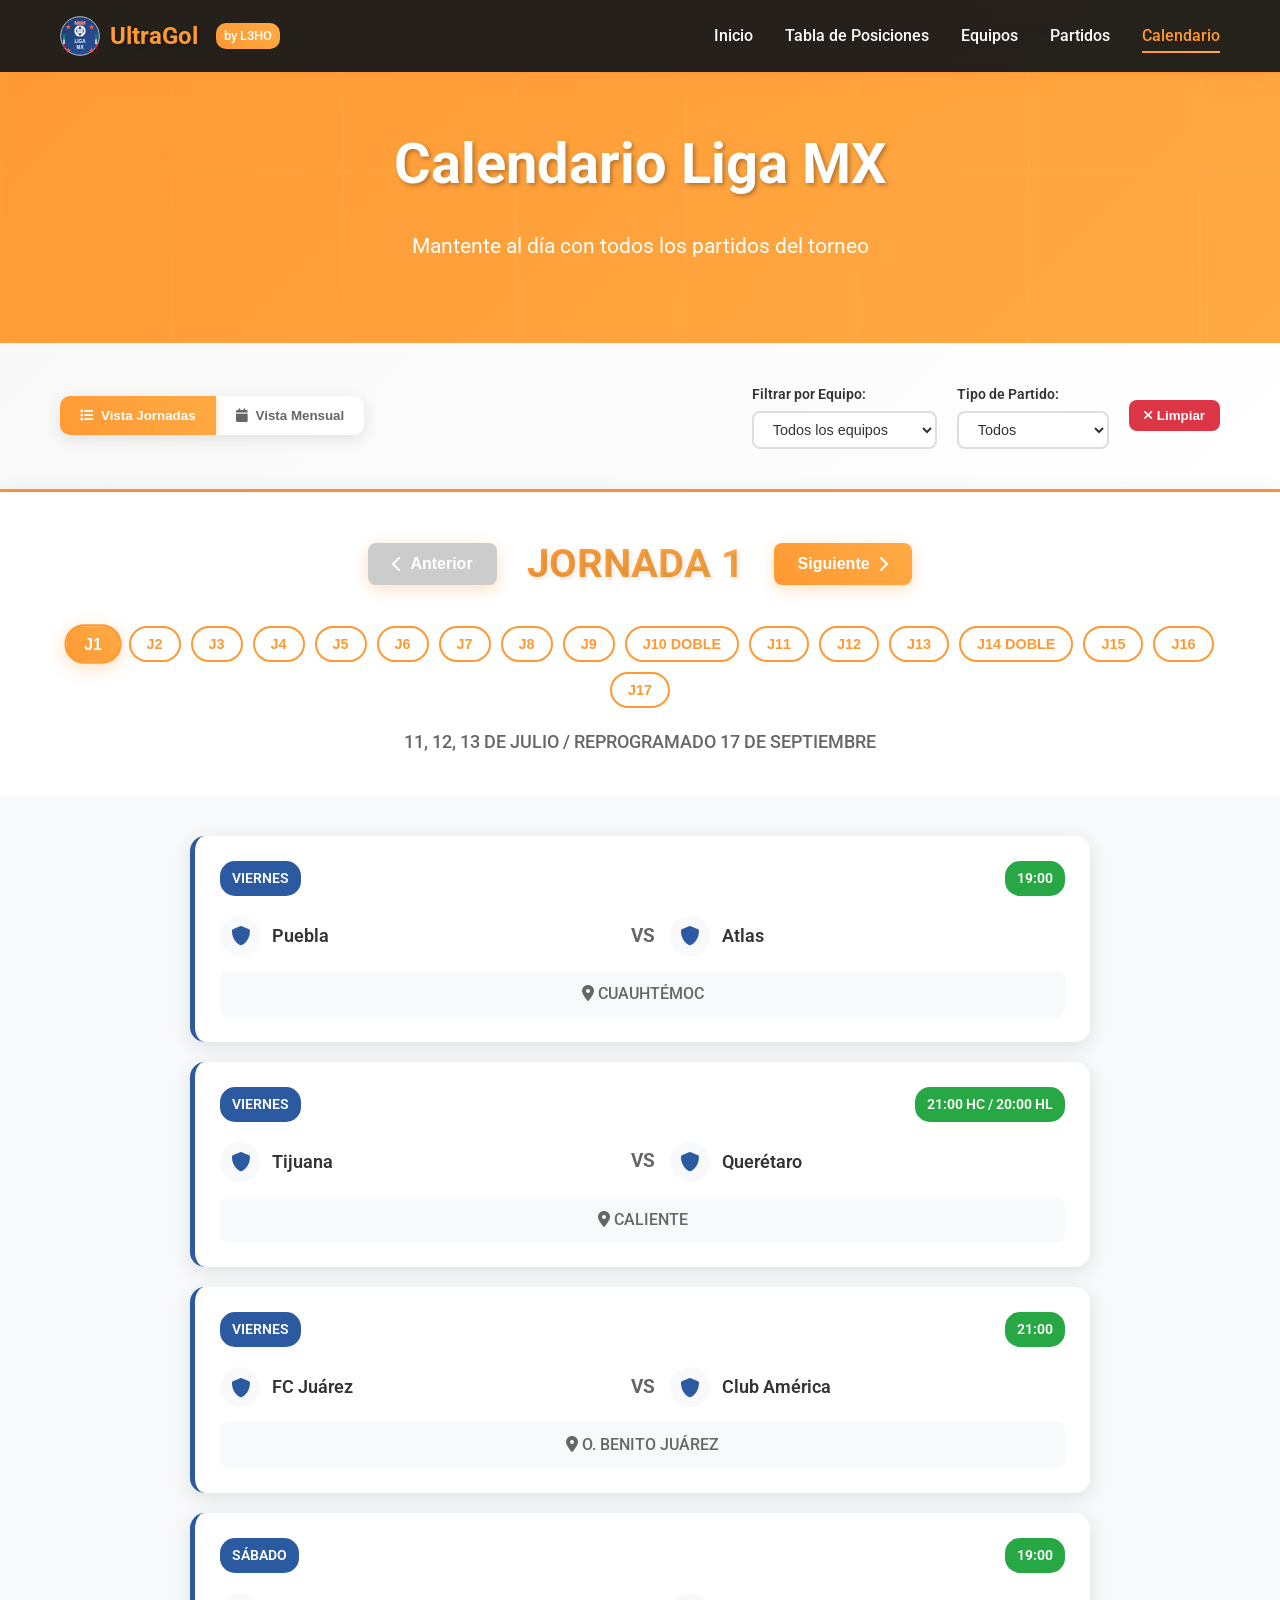
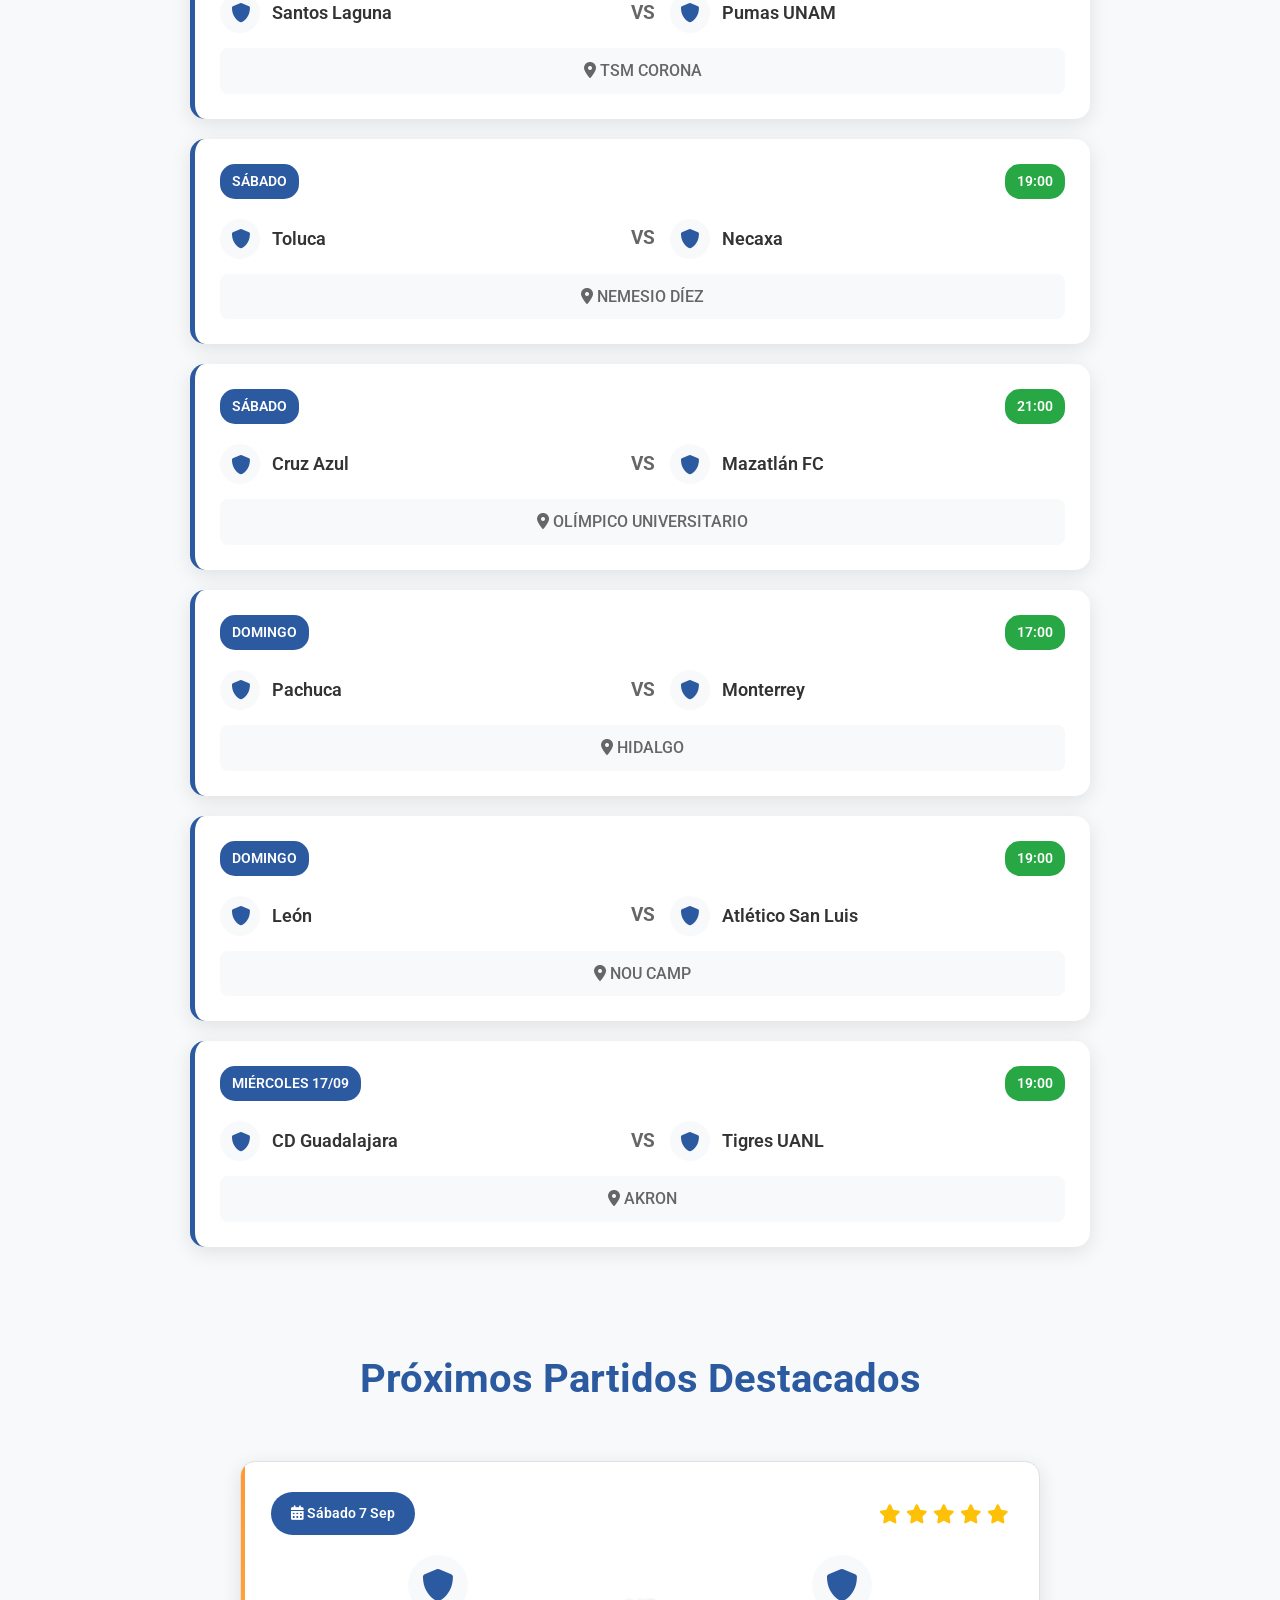
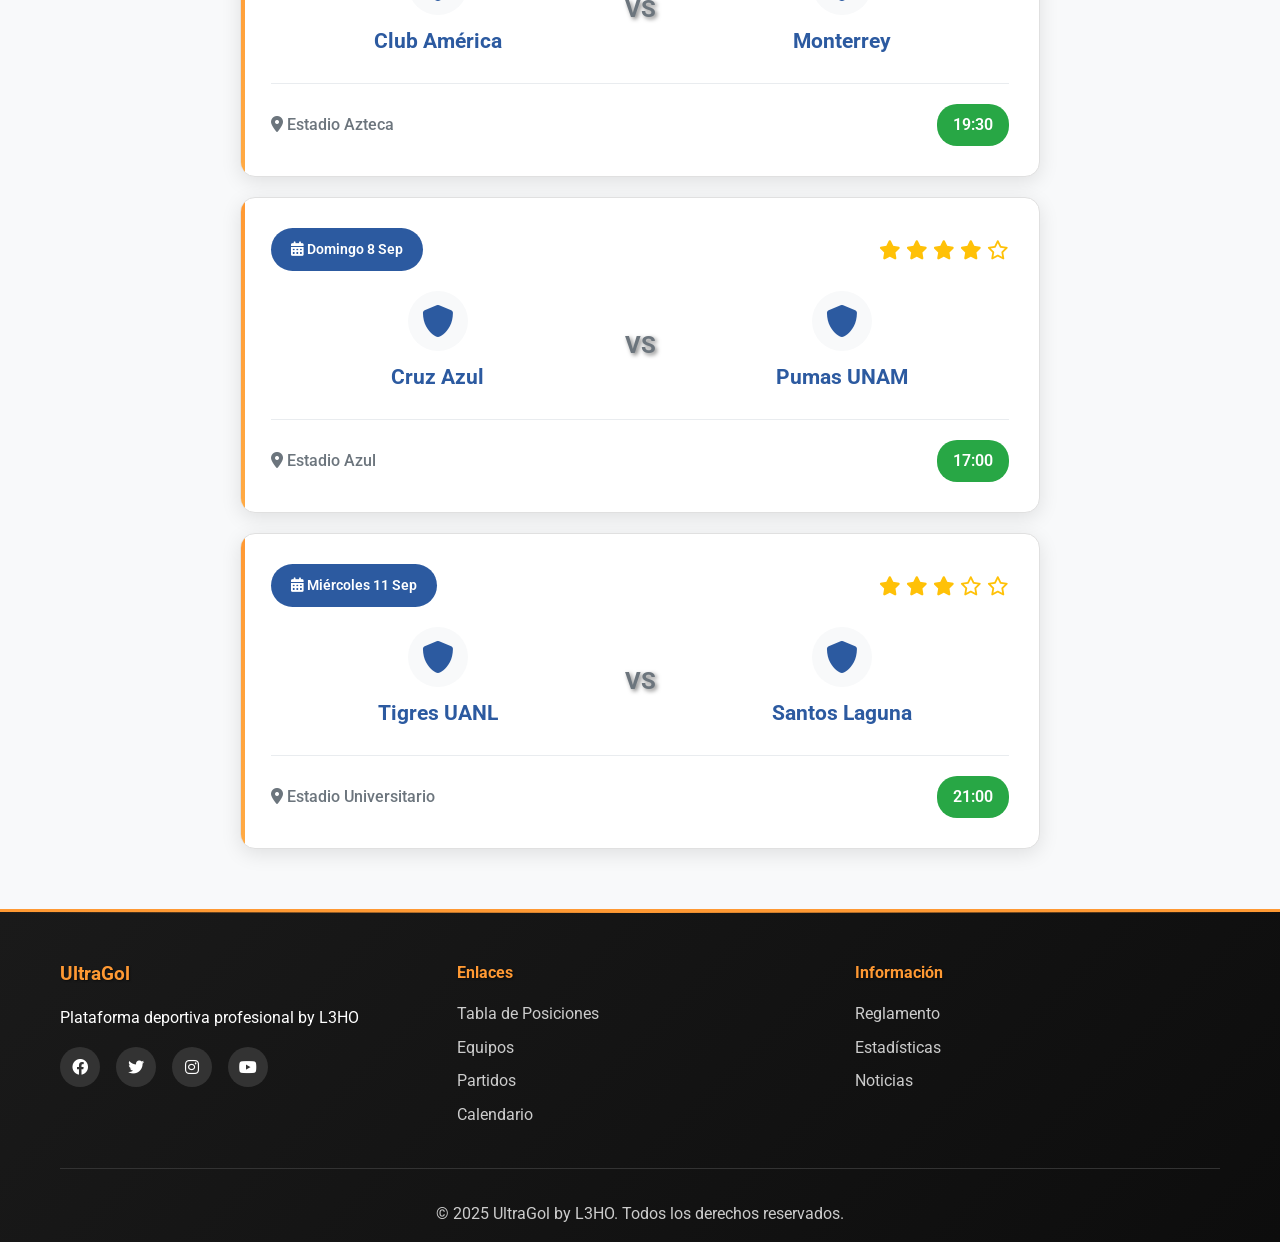
<file: calendario.html>
<!DOCTYPE html>
<html lang="es">
<head>
    <meta charset="UTF-8">
    <meta name="viewport" content="width=device-width, initial-scale=1.0">
    <meta http-equiv="Cache-Control" content="no-cache, no-store, must-revalidate">
    <meta http-equiv="Pragma" content="no-cache">
    <meta http-equiv="Expires" content="0">
    <title>Calendario Liga MX - UltraGol</title>
    <link rel="stylesheet" href="css/main.css?v=2024091801">
    <link rel="stylesheet" href="css/animations.css?v=2024091801">
    <link rel="stylesheet" href="css/teams.css?v=2024091801">
    <link rel="stylesheet" href="https://cdnjs.cloudflare.com/ajax/libs/font-awesome/6.0.0/css/all.min.css">
    <link href="https://fonts.googleapis.com/css2?family=Roboto:wght@300;400;500;700&display=swap" rel="stylesheet">
    <style>
        .calendar-hero {
            background: linear-gradient(135deg, #ff9933 0%, #ffaa44 100%);
            padding: 120px 0 80px;
            text-align: center;
            color: white;
            position: relative;
            overflow: hidden;
        }
        
        .calendar-hero::before {
            content: '';
            position: absolute;
            top: 0;
            left: 0;
            right: 0;
            bottom: 0;
            background: url('data:image/svg+xml,<svg xmlns="http://www.w3.org/2000/svg" viewBox="0 0 100 100"><defs><pattern id="calendar-pattern" patternUnits="userSpaceOnUse" width="50" height="50"><rect width="50" height="50" fill="none" stroke="rgba(255,255,255,0.1)" stroke-width="1"/></pattern></defs><rect width="100" height="100" fill="url(%23calendar-pattern)"/></svg>');
            opacity: 0.3;
        }

        .calendar-hero h1 {
            font-size: 3.5rem;
            font-weight: 700;
            margin-bottom: 20px;
            text-shadow: 2px 2px 4px rgba(0,0,0,0.3);
        }

        .calendar-hero p {
            font-size: 1.3rem;
            opacity: 0.9;
            max-width: 600px;
            margin: 0 auto;
        }

        .jornadas-navigation {
            background: white;
            padding: 40px 0;
            box-shadow: 0 2px 20px rgba(0,0,0,0.1);
        }

        .jornadas-nav {
            display: flex;
            justify-content: center;
            align-items: center;
            gap: 30px;
            margin-bottom: 30px;
        }

        .nav-btn {
            background: linear-gradient(45deg, #ff9933, #ffaa44);
            color: white;
            border: none;
            padding: 12px 24px;
            border-radius: 8px;
            font-size: 1rem;
            font-weight: 600;
            cursor: pointer;
            transition: all 0.3s ease;
            display: flex;
            align-items: center;
            gap: 8px;
            box-shadow: 0 4px 15px rgba(255, 153, 51, 0.3);
        }

        .nav-btn:hover {
            background: linear-gradient(45deg, #ffaa44, #ff9933);
            transform: translateY(-2px);
            box-shadow: 0 6px 20px rgba(255, 153, 51, 0.4);
        }

        .nav-btn:disabled {
            background: #ccc;
            cursor: not-allowed;
            transform: none;
        }

        .current-jornada {
            font-size: 2.5rem;
            font-weight: 700;
            background: linear-gradient(45deg, #ff9933, #ffaa44);
            -webkit-background-clip: text;
            -webkit-text-fill-color: transparent;
            background-clip: text;
            text-align: center;
            text-shadow: 2px 2px 4px rgba(0,0,0,0.1);
        }

        .jornadas-selector {
            display: flex;
            justify-content: center;
            gap: 10px;
            flex-wrap: wrap;
            margin-bottom: 20px;
        }

        .jornada-btn {
            background: transparent;
            border: 2px solid #ff9933;
            color: #ff9933;
            padding: 8px 16px;
            border-radius: 25px;
            font-weight: 600;
            cursor: pointer;
            transition: all 0.3s ease;
            font-size: 0.9rem;
        }

        .jornada-btn.active {
            background: linear-gradient(45deg, #ff9933, #ffaa44);
            color: white;
            transform: scale(1.1);
            box-shadow: 0 4px 15px rgba(255, 153, 51, 0.3);
        }

        .jornada-btn:hover {
            background: linear-gradient(45deg, #ff9933, #ffaa44);
            color: white;
            box-shadow: 0 4px 15px rgba(255, 153, 51, 0.3);
        }

        .jornada-dates {
            text-align: center;
            font-size: 1.1rem;
            color: #666;
            font-weight: 500;
        }

        .jornada-matches {
            padding: 40px 0;
            background: #f8f9fa;
        }

        .matches-grid {
            display: grid;
            gap: 20px;
            max-width: 900px;
            margin: 0 auto;
        }

        .partido-card {
            background: white;
            border-radius: 15px;
            padding: 25px;
            box-shadow: 0 5px 20px rgba(0,0,0,0.1);
            transition: all 0.3s ease;
            border-left: 5px solid #2c5aa0;
        }

        .partido-card:hover {
            transform: translateY(-3px);
            box-shadow: 0 10px 30px rgba(0,0,0,0.15);
        }

        .partido-header {
            display: flex;
            justify-content: space-between;
            align-items: center;
            margin-bottom: 20px;
        }

        .partido-dia {
            background: #2c5aa0;
            color: white;
            padding: 6px 12px;
            border-radius: 15px;
            font-weight: 600;
            font-size: 0.9rem;
        }

        .partido-hora {
            background: #28a745;
            color: white;
            padding: 6px 12px;
            border-radius: 15px;
            font-weight: 600;
            font-size: 0.9rem;
        }

        .partido-teams {
            display: flex;
            justify-content: space-between;
            align-items: center;
            margin-bottom: 15px;
        }

        .team-partido {
            display: flex;
            align-items: center;
            gap: 12px;
            flex: 1;
        }

        .team-logo-small {
            width: 40px;
            height: 40px;
            background: #f8f9fa;
            border-radius: 50%;
            display: flex;
            align-items: center;
            justify-content: center;
            font-size: 1.2rem;
            color: #2c5aa0;
        }

        .team-name-small {
            font-weight: 600;
            color: #333;
            font-size: 1.1rem;
        }

        .vs-small {
            font-size: 1.2rem;
            font-weight: 700;
            color: #666;
            padding: 0 15px;
        }

        .partido-estadio {
            text-align: center;
            color: #666;
            font-weight: 500;
            padding: 10px;
            background: #f8f9fa;
            border-radius: 8px;
            margin-top: 10px;
        }


        .upcoming-matches {
            padding: 60px 0;
            background: #f8f9fa;
        }

        .section-title {
            text-align: center;
            font-size: 2.5rem;
            font-weight: 700;
            color: #2c5aa0;
            margin-bottom: 50px;
        }

        .matches-list {
            display: grid;
            gap: 20px;
            max-width: 800px;
            margin: 0 auto;
        }

        .match-card {
            background: white;
            border-radius: 15px;
            padding: 30px;
            box-shadow: 0 5px 20px rgba(0,0,0,0.1);
            transition: all 0.3s ease;
        }

        .match-card:hover {
            transform: translateY(-5px);
            box-shadow: 0 10px 30px rgba(0,0,0,0.15);
        }

        .match-header {
            display: flex;
            justify-content: between;
            align-items: center;
            margin-bottom: 20px;
            flex-wrap: wrap;
            gap: 15px;
        }

        .match-date {
            background: #2c5aa0;
            color: white;
            padding: 10px 20px;
            border-radius: 25px;
            font-weight: 600;
        }

        .match-importance {
            display: flex;
            gap: 5px;
        }

        .star {
            color: #ffc107;
            font-size: 1.2rem;
        }

        .match-teams {
            display: flex;
            justify-content: space-between;
            align-items: center;
            text-align: center;
        }

        .team {
            flex: 1;
        }

        .team-name {
            font-size: 1.3rem;
            font-weight: 700;
            color: #2c5aa0;
            margin-bottom: 5px;
        }

        .team-logo {
            width: 60px;
            height: 60px;
            background: #f8f9fa;
            border-radius: 50%;
            margin: 0 auto 10px;
            display: flex;
            align-items: center;
            justify-content: center;
            font-size: 2rem;
            color: #2c5aa0;
        }

        .vs-indicator {
            font-size: 1.5rem;
            font-weight: 700;
            color: #6c757d;
            padding: 0 20px;
        }

        .match-info {
            display: flex;
            justify-content: space-between;
            align-items: center;
            margin-top: 20px;
            padding-top: 20px;
            border-top: 1px solid #e9ecef;
        }

        .stadium {
            color: #6c757d;
            font-weight: 500;
        }

        .match-time {
            background: #28a745;
            color: white;
            padding: 8px 16px;
            border-radius: 20px;
            font-weight: 600;
        }

        /* Calendar Controls */
        .calendar-controls {
            background: linear-gradient(135deg, #f8f8f8 0%, #ffffff 100%);
            padding: 40px 0;
            border-bottom: 3px solid #ff9933;
        }

        .view-controls {
            display: flex;
            justify-content: space-between;
            align-items: center;
            flex-wrap: wrap;
            gap: 20px;
        }

        .view-toggle {
            display: flex;
            background: white;
            border-radius: 10px;
            overflow: hidden;
            box-shadow: 0 4px 15px rgba(0,0,0,0.1);
        }

        .view-btn {
            padding: 12px 20px;
            border: none;
            background: transparent;
            color: #666;
            font-weight: 600;
            cursor: pointer;
            transition: all 0.3s ease;
            display: flex;
            align-items: center;
            gap: 8px;
        }

        .view-btn.active {
            background: linear-gradient(45deg, #ff9933, #ffaa44);
            color: white;
            box-shadow: 0 2px 10px rgba(255, 153, 51, 0.3);
        }

        .view-btn:hover:not(.active) {
            background: rgba(255, 153, 51, 0.1);
            color: #ff9933;
        }

        .calendar-filters {
            display: flex;
            align-items: center;
            gap: 20px;
            flex-wrap: wrap;
        }

        .filter-group {
            display: flex;
            flex-direction: column;
            gap: 5px;
        }

        .filter-group label {
            font-size: 0.9rem;
            font-weight: 600;
            color: #333;
        }

        .filter-select {
            padding: 8px 15px;
            border: 2px solid #ddd;
            border-radius: 8px;
            background: white;
            color: #333;
            font-size: 0.9rem;
            min-width: 150px;
            transition: all 0.3s ease;
        }

        .filter-select:focus {
            outline: none;
            border-color: #ff9933;
            box-shadow: 0 0 10px rgba(255, 153, 51, 0.2);
        }

        .clear-btn {
            background: #dc3545;
            color: white;
            border: none;
            padding: 8px 15px;
            border-radius: 8px;
            cursor: pointer;
            font-weight: 600;
            transition: all 0.3s ease;
            display: flex;
            align-items: center;
            gap: 5px;
        }

        .clear-btn:hover {
            background: #c82333;
            transform: translateY(-2px);
        }

        /* Monthly Calendar */
        .monthly-calendar {
            padding: 40px 0;
            background: linear-gradient(135deg, #f8f8f8 0%, #ffffff 100%);
        }

        .month-navigation {
            display: flex;
            justify-content: center;
            align-items: center;
            gap: 30px;
            margin-bottom: 30px;
        }

        .current-month {
            font-size: 2.5rem;
            font-weight: 700;
            background: linear-gradient(45deg, #ff9933, #ffaa44);
            -webkit-background-clip: text;
            -webkit-text-fill-color: transparent;
            background-clip: text;
            text-align: center;
        }

        .calendar-grid {
            display: grid;
            grid-template-columns: repeat(7, 1fr);
            gap: 2px;
            background: #ddd;
            border-radius: 10px;
            overflow: hidden;
            box-shadow: 0 10px 30px rgba(0,0,0,0.1);
            margin: 0 auto;
            max-width: 900px;
        }

        .calendar-header {
            background: linear-gradient(45deg, #ff9933, #ffaa44);
            color: white;
            padding: 15px 10px;
            text-align: center;
            font-weight: 700;
            font-size: 0.9rem;
        }

        .calendar-day {
            background: white;
            min-height: 100px;
            padding: 10px;
            position: relative;
            transition: all 0.3s ease;
            cursor: pointer;
        }

        .calendar-day:hover {
            background: rgba(255, 153, 51, 0.1);
        }

        .calendar-day.other-month {
            background: #f8f8f8;
            color: #ccc;
        }

        .calendar-day.today {
            background: linear-gradient(45deg, #ff9933, #ffaa44);
            color: white;
        }

        .day-number {
            font-weight: 700;
            margin-bottom: 5px;
        }

        .day-matches {
            display: flex;
            flex-direction: column;
            gap: 2px;
        }

        .day-match {
            background: rgba(255, 153, 51, 0.2);
            color: #ff9933;
            padding: 2px 5px;
            border-radius: 3px;
            font-size: 0.7rem;
            font-weight: 600;
            text-align: center;
            cursor: pointer;
            transition: all 0.2s ease;
        }

        .day-match:hover {
            background: #ff9933;
            color: white;
        }

        @media (max-width: 768px) {
            .calendar-hero h1 {
                font-size: 2.5rem;
            }

            .view-controls {
                flex-direction: column;
                text-align: center;
            }

            .calendar-filters {
                justify-content: center;
            }

            .filter-group {
                text-align: center;
            }

            .calendar-grid {
                grid-template-columns: repeat(7, 1fr);
                gap: 1px;
            }

            .calendar-day {
                min-height: 80px;
                padding: 5px;
            }

            .day-match {
                font-size: 0.6rem;
                padding: 1px 3px;
            }

            .jornadas-nav {
                flex-direction: column;
                gap: 20px;
            }

            .current-jornada {
                font-size: 2rem;
            }

            .jornadas-selector {
                gap: 8px;
            }

            .jornada-btn {
                padding: 6px 12px;
                font-size: 0.8rem;
            }

            .partido-teams {
                flex-direction: column;
                gap: 15px;
            }

            .vs-small {
                transform: rotate(90deg);
                padding: 10px 0;
            }

            .match-header {
                flex-direction: column;
                align-items: flex-start;
            }

            .match-teams {
                flex-direction: column;
                gap: 20px;
            }

            .vs-indicator {
                transform: rotate(90deg);
                padding: 10px 0;
            }
            
            .partido-header {
                flex-direction: column;
                gap: 10px;
                align-items: flex-start;
            }
        }
    </style>
</head>
<body>
    <!-- Header Navigation -->
    <nav class="navbar">
        <div class="nav-container">
            <div class="nav-logo">
                <img src="assets/logo.svg" alt="UltraGol" class="logo">
                <span class="logo-text">UltraGol</span>
                <span class="company-tag">by L3HO</span>
            </div>
            <ul class="nav-menu">
                <li class="nav-item">
                    <a href="index.html" class="nav-link">Inicio</a>
                </li>
                <li class="nav-item">
                    <a href="standings.html" class="nav-link">Tabla de Posiciones</a>
                </li>
                <li class="nav-item">
                    <a href="teams.html" class="nav-link">Equipos</a>
                </li>
                <li class="nav-item">
                    <a href="fixtures.html" class="nav-link">Partidos</a>
                </li>
                <li class="nav-item">
                    <a href="calendario.html" class="nav-link active">Calendario</a>
                </li>
            </ul>
            <div class="hamburger">
                <span class="bar"></span>
                <span class="bar"></span>
                <span class="bar"></span>
            </div>
        </div>
    </nav>

    <!-- Calendar Hero Section -->
    <section class="calendar-hero">
        <div class="container">
            <h1 class="fade-in">Calendario Liga MX</h1>
            <p class="slide-up">Mantente al día con todos los partidos del torneo</p>
        </div>
    </section>

    <!-- Calendar Controls & Filters -->
    <section class="calendar-controls">
        <div class="container">
            <!-- View Toggle -->
            <div class="view-controls">
                <div class="view-toggle">
                    <button id="jornadaView" class="view-btn active">
                        <i class="fas fa-list"></i>
                        Vista Jornadas
                    </button>
                    <button id="monthView" class="view-btn">
                        <i class="fas fa-calendar"></i>
                        Vista Mensual
                    </button>
                </div>
                
                <!-- Filters -->
                <div class="calendar-filters">
                    <div class="filter-group">
                        <label>Filtrar por Equipo:</label>
                        <select id="teamFilter" class="filter-select">
                            <option value="">Todos los equipos</option>
                        </select>
                    </div>
                    <div class="filter-group">
                        <label>Tipo de Partido:</label>
                        <select id="matchTypeFilter" class="filter-select">
                            <option value="">Todos</option>
                            <option value="local">Como Local</option>
                            <option value="visitante">Como Visitante</option>
                        </select>
                    </div>
                    <button id="clearFilters" class="clear-btn">
                        <i class="fas fa-times"></i>
                        Limpiar
                    </button>
                </div>
            </div>
        </div>
    </section>

    <!-- Jornadas Navigation -->
    <section class="jornadas-navigation" id="jornadaSection">
        <div class="container">
            <div class="jornadas-nav">
                <button id="prevJornada" class="nav-btn">
                    <i class="fas fa-chevron-left"></i>
                    Anterior
                </button>
                <h2 class="current-jornada" id="currentJornada">JORNADA 1</h2>
                <button id="nextJornada" class="nav-btn">
                    Siguiente
                    <i class="fas fa-chevron-right"></i>
                </button>
            </div>
            <div class="jornadas-selector" id="jornadasSelector">
                <!-- Jornadas buttons will be generated here -->
            </div>
            <div class="jornada-dates" id="jornadaDates">
                11, 12, 13 DE JULIO / REPROGRAMADO 17 DE SEPTIEMBRE
            </div>
        </div>
    </section>

    <!-- Monthly Calendar View -->
    <section class="monthly-calendar" id="monthSection" style="display: none;">
        <div class="container">
            <div class="month-navigation">
                <button id="prevMonth" class="nav-btn">
                    <i class="fas fa-chevron-left"></i>
                    Mes Anterior
                </button>
                <h2 id="currentMonth" class="current-month">SEPTIEMBRE 2025</h2>
                <button id="nextMonth" class="nav-btn">
                    Mes Siguiente
                    <i class="fas fa-chevron-right"></i>
                </button>
            </div>
            <div class="calendar-grid" id="calendarGrid">
                <!-- Calendar will be generated here -->
            </div>
        </div>
    </section>

    <!-- Jornada Matches -->
    <section class="jornada-matches">
        <div class="container">
            <div class="matches-grid" id="matchesGrid">
                <!-- Los partidos de la jornada se generarán aquí -->
            </div>
        </div>
    </section>

    <!-- Upcoming Matches -->
    <section class="upcoming-matches">
        <div class="container">
            <h2 class="section-title">Próximos Partidos Destacados</h2>
            <div class="matches-list" id="upcomingMatches">
                
                <div class="match-card">
                    <div class="match-header">
                        <div class="match-date">
                            <i class="fas fa-calendar-alt"></i>
                            Sábado 7 Sep
                        </div>
                        <div class="match-importance">
                            <i class="fas fa-star star"></i>
                            <i class="fas fa-star star"></i>
                            <i class="fas fa-star star"></i>
                            <i class="fas fa-star star"></i>
                            <i class="fas fa-star star"></i>
                        </div>
                    </div>
                    <div class="match-teams">
                        <div class="team">
                            <div class="team-logo">
                                <i class="fas fa-shield-alt"></i>
                            </div>
                            <div class="team-name">Club América</div>
                        </div>
                        <div class="vs-indicator">VS</div>
                        <div class="team">
                            <div class="team-logo">
                                <i class="fas fa-shield-alt"></i>
                            </div>
                            <div class="team-name">Monterrey</div>
                        </div>
                    </div>
                    <div class="match-info">
                        <div class="stadium">
                            <i class="fas fa-map-marker-alt"></i>
                            Estadio Azteca
                        </div>
                        <div class="match-time">19:30</div>
                    </div>
                </div>

                <div class="match-card">
                    <div class="match-header">
                        <div class="match-date">
                            <i class="fas fa-calendar-alt"></i>
                            Domingo 8 Sep
                        </div>
                        <div class="match-importance">
                            <i class="fas fa-star star"></i>
                            <i class="fas fa-star star"></i>
                            <i class="fas fa-star star"></i>
                            <i class="fas fa-star star"></i>
                            <i class="far fa-star star"></i>
                        </div>
                    </div>
                    <div class="match-teams">
                        <div class="team">
                            <div class="team-logo">
                                <i class="fas fa-shield-alt"></i>
                            </div>
                            <div class="team-name">Cruz Azul</div>
                        </div>
                        <div class="vs-indicator">VS</div>
                        <div class="team">
                            <div class="team-logo">
                                <i class="fas fa-shield-alt"></i>
                            </div>
                            <div class="team-name">Pumas UNAM</div>
                        </div>
                    </div>
                    <div class="match-info">
                        <div class="stadium">
                            <i class="fas fa-map-marker-alt"></i>
                            Estadio Azul
                        </div>
                        <div class="match-time">17:00</div>
                    </div>
                </div>

                <div class="match-card">
                    <div class="match-header">
                        <div class="match-date">
                            <i class="fas fa-calendar-alt"></i>
                            Miércoles 11 Sep
                        </div>
                        <div class="match-importance">
                            <i class="fas fa-star star"></i>
                            <i class="fas fa-star star"></i>
                            <i class="fas fa-star star"></i>
                            <i class="far fa-star star"></i>
                            <i class="far fa-star star"></i>
                        </div>
                    </div>
                    <div class="match-teams">
                        <div class="team">
                            <div class="team-logo">
                                <i class="fas fa-shield-alt"></i>
                            </div>
                            <div class="team-name">Tigres UANL</div>
                        </div>
                        <div class="vs-indicator">VS</div>
                        <div class="team">
                            <div class="team-logo">
                                <i class="fas fa-shield-alt"></i>
                            </div>
                            <div class="team-name">Santos Laguna</div>
                        </div>
                    </div>
                    <div class="match-info">
                        <div class="stadium">
                            <i class="fas fa-map-marker-alt"></i>
                            Estadio Universitario
                        </div>
                        <div class="match-time">21:00</div>
                    </div>
                </div>

            </div>
        </div>
    </section>

    <!-- Footer -->
    <footer class="footer">
        <div class="container">
            <div class="footer-content">
                <div class="footer-section">
                    <h3>UltraGol</h3>
                    <p>Plataforma deportiva profesional by L3HO</p>
                    <div class="social-links">
                        <a href="#" class="social-link"><i class="fab fa-facebook"></i></a>
                        <a href="#" class="social-link"><i class="fab fa-twitter"></i></a>
                        <a href="#" class="social-link"><i class="fab fa-instagram"></i></a>
                        <a href="#" class="social-link"><i class="fab fa-youtube"></i></a>
                    </div>
                </div>
                <div class="footer-section">
                    <h4>Enlaces</h4>
                    <ul>
                        <li><a href="standings.html">Tabla de Posiciones</a></li>
                        <li><a href="teams.html">Equipos</a></li>
                        <li><a href="fixtures.html">Partidos</a></li>
                        <li><a href="calendario.html">Calendario</a></li>
                    </ul>
                </div>
                <div class="footer-section">
                    <h4>Información</h4>
                    <ul>
                        <li><a href="#">Reglamento</a></li>
                        <li><a href="#">Estadísticas</a></li>
                        <li><a href="#">Noticias</a></li>
                    </ul>
                </div>
            </div>
            <div class="footer-bottom">
                <p>&copy; 2025 UltraGol by L3HO. Todos los derechos reservados.</p>
            </div>
        </div>
    </footer>

    <script src="js/main.js?v=2024091801"></script>
    <script src="js/calendario.js?v=2024091801"></script>
</body>
</html>
</file>
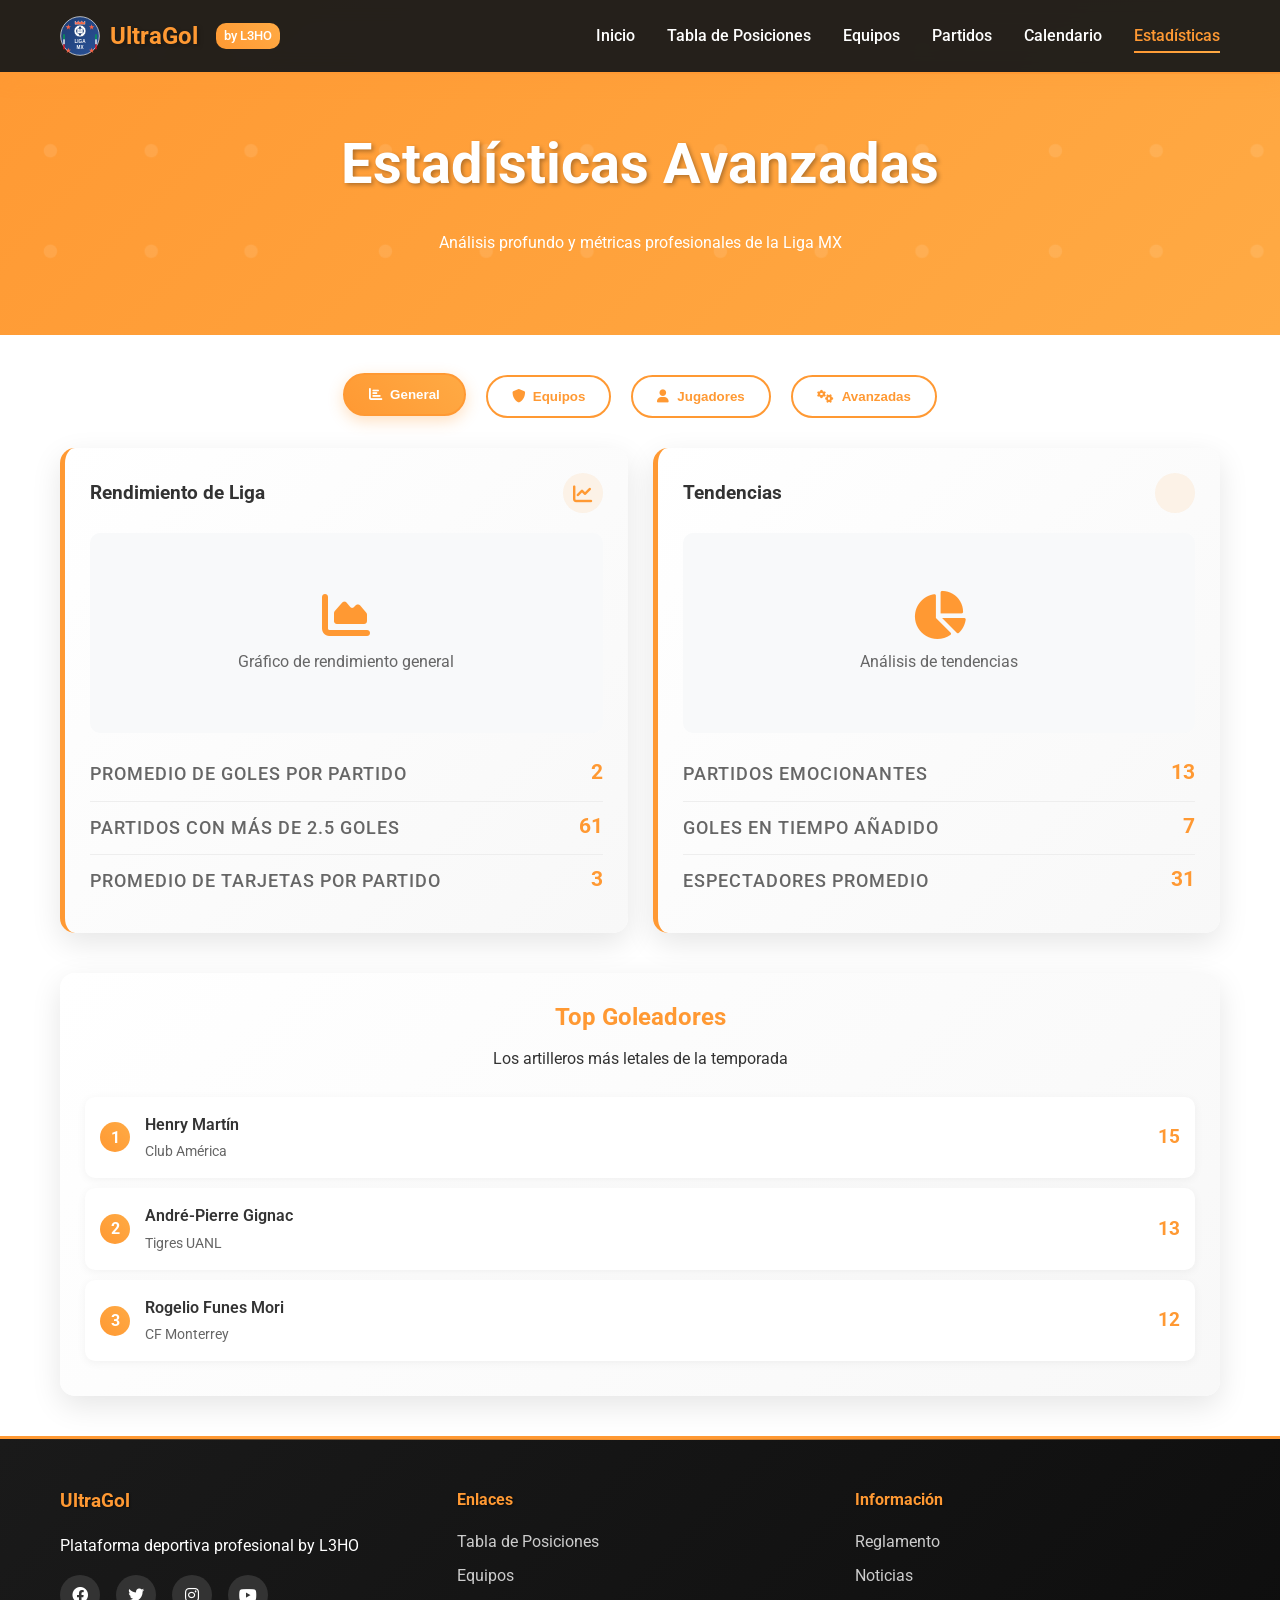
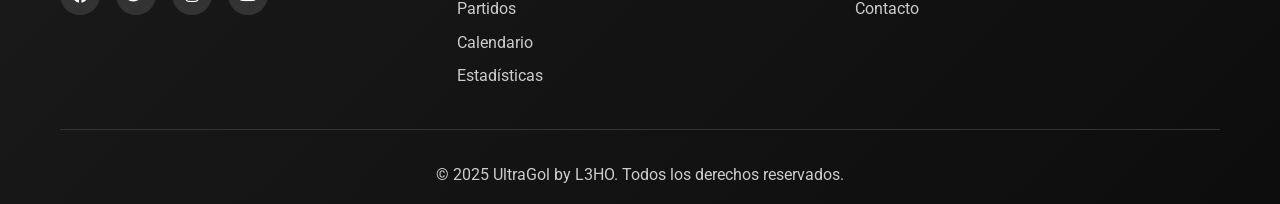
<file: estadisticas.html>
<!DOCTYPE html>
<html lang="es">
<head>
    <meta charset="UTF-8">
    <meta name="viewport" content="width=device-width, initial-scale=1.0">
    <meta http-equiv="Cache-Control" content="no-cache, no-store, must-revalidate">
    <meta http-equiv="Pragma" content="no-cache">
    <meta http-equiv="Expires" content="0">
    <title>Estadísticas Avanzadas - UltraGol</title>
    <link rel="stylesheet" href="css/main.css?v=2024091801">
    <link rel="stylesheet" href="css/animations.css?v=2024091801">
    <link rel="stylesheet" href="https://cdnjs.cloudflare.com/ajax/libs/font-awesome/6.0.0/css/all.min.css">
    <link href="https://fonts.googleapis.com/css2?family=Roboto:wght@300;400;500;700&display=swap" rel="stylesheet">
    <style>
        .stats-hero {
            background: linear-gradient(135deg, #ff9933 0%, #ffaa44 100%);
            padding: 120px 0 80px;
            text-align: center;
            color: white;
            position: relative;
            overflow: hidden;
        }

        .stats-hero::before {
            content: '';
            position: absolute;
            top: 0;
            left: 0;
            right: 0;
            bottom: 0;
            background: url('data:image/svg+xml,<svg xmlns="http://www.w3.org/2000/svg" viewBox="0 0 100 100"><defs><pattern id="stats-pattern" patternUnits="userSpaceOnUse" width="30" height="30"><circle cx="15" cy="15" r="2" fill="rgba(255,255,255,0.1)"/></pattern></defs><rect width="100" height="100" fill="url(%23stats-pattern)"/></svg>');
        }

        .stats-hero h1 {
            font-size: 3.5rem;
            font-weight: 700;
            margin-bottom: 20px;
            text-shadow: 2px 2px 4px rgba(0,0,0,0.3);
            position: relative;
            z-index: 2;
        }

        .stats-tabs {
            background: white;
            padding: 40px 0;
            box-shadow: 0 2px 20px rgba(0,0,0,0.1);
        }

        .tabs-nav {
            display: flex;
            justify-content: center;
            gap: 20px;
            margin-bottom: 30px;
            flex-wrap: wrap;
        }

        .tab-btn {
            background: transparent;
            border: 2px solid #ff9933;
            color: #ff9933;
            padding: 12px 24px;
            border-radius: 25px;
            font-weight: 600;
            cursor: pointer;
            transition: all 0.3s ease;
            display: flex;
            align-items: center;
            gap: 8px;
        }

        .tab-btn.active,
        .tab-btn:hover {
            background: linear-gradient(45deg, #ff9933, #ffaa44);
            color: white;
            transform: translateY(-2px);
            box-shadow: 0 5px 15px rgba(255, 153, 51, 0.3);
        }

        .tab-content {
            display: none;
            animation: fadeIn 0.5s ease-out;
        }

        .tab-content.active {
            display: block;
        }

        .stats-grid {
            display: grid;
            grid-template-columns: repeat(auto-fit, minmax(300px, 1fr));
            gap: 25px;
            margin-bottom: 40px;
        }

        .stat-widget {
            background: linear-gradient(135deg, #ffffff 0%, #f8f8f8 100%);
            border-radius: 15px;
            padding: 25px;
            box-shadow: 0 10px 30px rgba(0,0,0,0.1);
            border-left: 5px solid #ff9933;
            transition: all 0.3s ease;
        }

        .stat-widget:hover {
            transform: translateY(-5px);
            box-shadow: 0 15px 35px rgba(255, 153, 51, 0.2);
        }

        .widget-header {
            display: flex;
            justify-content: space-between;
            align-items: center;
            margin-bottom: 20px;
        }

        .widget-title {
            font-size: 1.2rem;
            font-weight: 700;
            color: #333;
        }

        .widget-icon {
            background: rgba(255, 153, 51, 0.1);
            color: #ff9933;
            width: 40px;
            height: 40px;
            border-radius: 50%;
            display: flex;
            align-items: center;
            justify-content: center;
            font-size: 1.2rem;
        }

        .stat-chart {
            height: 200px;
            background: #f8f9fa;
            border-radius: 10px;
            display: flex;
            align-items: center;
            justify-content: center;
            color: #666;
            margin-bottom: 15px;
        }

        .stat-list {
            list-style: none;
        }

        .stat-list li {
            display: flex;
            justify-content: space-between;
            align-items: center;
            padding: 8px 0;
            border-bottom: 1px solid #eee;
        }

        .stat-list li:last-child {
            border-bottom: none;
        }

        .stat-label {
            color: #666;
            font-weight: 500;
        }

        .stat-value {
            font-weight: 700;
            color: #ff9933;
        }

        .leaderboard {
            background: linear-gradient(135deg, #ffffff 0%, #f8f8f8 100%);
            border-radius: 15px;
            padding: 25px;
            box-shadow: 0 10px 30px rgba(0,0,0,0.1);
        }

        .leaderboard-header {
            text-align: center;
            margin-bottom: 25px;
        }

        .leaderboard-title {
            font-size: 1.5rem;
            font-weight: 700;
            color: #ff9933;
            margin-bottom: 10px;
        }

        .leader-item {
            display: flex;
            align-items: center;
            padding: 15px;
            margin-bottom: 10px;
            background: white;
            border-radius: 10px;
            box-shadow: 0 2px 10px rgba(0,0,0,0.05);
            transition: all 0.3s ease;
        }

        .leader-item:hover {
            transform: translateX(5px);
            box-shadow: 0 5px 15px rgba(255, 153, 51, 0.2);
        }

        .leader-rank {
            background: linear-gradient(45deg, #ff9933, #ffaa44);
            color: white;
            width: 30px;
            height: 30px;
            border-radius: 50%;
            display: flex;
            align-items: center;
            justify-content: center;
            font-weight: 700;
            margin-right: 15px;
        }

        .leader-info {
            flex: 1;
        }

        .leader-name {
            font-weight: 600;
            color: #333;
            margin-bottom: 3px;
        }

        .leader-team {
            font-size: 0.9rem;
            color: #666;
        }

        .leader-stat {
            font-size: 1.2rem;
            font-weight: 700;
            color: #ff9933;
        }

        .comparison-tool {
            background: linear-gradient(135deg, #f8f8f8 0%, #ffffff 100%);
            padding: 40px 0;
            margin-top: 40px;
        }

        .comparison-controls {
            display: flex;
            justify-content: center;
            gap: 20px;
            margin-bottom: 30px;
            flex-wrap: wrap;
        }

        .comparison-select {
            padding: 12px 20px;
            border: 2px solid #ff9933;
            border-radius: 10px;
            background: white;
            color: #333;
            font-weight: 600;
            min-width: 200px;
        }

        .compare-btn {
            background: linear-gradient(45deg, #ff9933, #ffaa44);
            color: white;
            border: none;
            padding: 12px 30px;
            border-radius: 10px;
            font-weight: 600;
            cursor: pointer;
            transition: all 0.3s ease;
        }

        .compare-btn:hover {
            transform: translateY(-2px);
            box-shadow: 0 5px 15px rgba(255, 153, 51, 0.3);
        }

        @keyframes fadeIn {
            from { opacity: 0; transform: translateY(20px); }
            to { opacity: 1; transform: translateY(0); }
        }

        @media (max-width: 768px) {
            .stats-hero h1 {
                font-size: 2.5rem;
            }

            .tabs-nav {
                flex-direction: column;
                align-items: center;
            }

            .stats-grid {
                grid-template-columns: 1fr;
            }

            .comparison-controls {
                flex-direction: column;
                align-items: center;
            }
        }
    </style>
</head>
<body>
    <!-- Header Navigation -->
    <nav class="navbar">
        <div class="nav-container">
            <div class="nav-logo">
                <img src="assets/logo.svg" alt="UltraGol" class="logo">
                <span class="logo-text">UltraGol</span>
                <span class="company-tag">by L3HO</span>
            </div>
            <ul class="nav-menu">
                <li class="nav-item">
                    <a href="index.html" class="nav-link">Inicio</a>
                </li>
                <li class="nav-item">
                    <a href="standings.html" class="nav-link">Tabla de Posiciones</a>
                </li>
                <li class="nav-item">
                    <a href="teams.html" class="nav-link">Equipos</a>
                </li>
                <li class="nav-item">
                    <a href="fixtures.html" class="nav-link">Partidos</a>
                </li>
                <li class="nav-item">
                    <a href="calendario.html" class="nav-link">Calendario</a>
                </li>
                <li class="nav-item">
                    <a href="estadisticas.html" class="nav-link active">Estadísticas</a>
                </li>
            </ul>
            <div class="hamburger">
                <span class="bar"></span>
                <span class="bar"></span>
                <span class="bar"></span>
            </div>
        </div>
    </nav>

    <!-- Stats Hero Section -->
    <section class="stats-hero">
        <div class="container">
            <h1 class="fade-in">Estadísticas Avanzadas</h1>
            <p class="slide-up">Análisis profundo y métricas profesionales de la Liga MX</p>
        </div>
    </section>

    <!-- Stats Tabs -->
    <section class="stats-tabs">
        <div class="container">
            <div class="tabs-nav">
                <button class="tab-btn active" data-tab="general">
                    <i class="fas fa-chart-bar"></i>
                    General
                </button>
                <button class="tab-btn" data-tab="teams">
                    <i class="fas fa-shield-alt"></i>
                    Equipos
                </button>
                <button class="tab-btn" data-tab="players">
                    <i class="fas fa-user"></i>
                    Jugadores
                </button>
                <button class="tab-btn" data-tab="advanced">
                    <i class="fas fa-cogs"></i>
                    Avanzadas
                </button>
            </div>

            <!-- General Stats Tab -->
            <div class="tab-content active" id="general">
                <div class="stats-grid">
                    <div class="stat-widget">
                        <div class="widget-header">
                            <h3 class="widget-title">Rendimiento de Liga</h3>
                            <div class="widget-icon">
                                <i class="fas fa-chart-line"></i>
                            </div>
                        </div>
                        <div class="stat-chart">
                            <div class="chart-placeholder">
                                <i class="fas fa-chart-area" style="font-size: 3rem; color: #ff9933; margin-bottom: 10px;"></i>
                                <p>Gráfico de rendimiento general</p>
                            </div>
                        </div>
                        <ul class="stat-list">
                            <li>
                                <span class="stat-label">Promedio de goles por partido</span>
                                <span class="stat-value">2.8</span>
                            </li>
                            <li>
                                <span class="stat-label">Partidos con más de 2.5 goles</span>
                                <span class="stat-value">68%</span>
                            </li>
                            <li>
                                <span class="stat-label">Promedio de tarjetas por partido</span>
                                <span class="stat-value">4.2</span>
                            </li>
                        </ul>
                    </div>

                    <div class="stat-widget">
                        <div class="widget-header">
                            <h3 class="widget-title">Tendencias</h3>
                            <div class="widget-icon">
                                <i class="fas fa-trending-up"></i>
                            </div>
                        </div>
                        <div class="stat-chart">
                            <div class="chart-placeholder">
                                <i class="fas fa-chart-pie" style="font-size: 3rem; color: #ff9933; margin-bottom: 10px;"></i>
                                <p>Análisis de tendencias</p>
                            </div>
                        </div>
                        <ul class="stat-list">
                            <li>
                                <span class="stat-label">Partidos emocionantes</span>
                                <span class="stat-value">+15%</span>
                            </li>
                            <li>
                                <span class="stat-label">Goles en tiempo añadido</span>
                                <span class="stat-value">+8%</span>
                            </li>
                            <li>
                                <span class="stat-label">Espectadores promedio</span>
                                <span class="stat-value">35,420</span>
                            </li>
                        </ul>
                    </div>
                </div>

                <div class="leaderboard">
                    <div class="leaderboard-header">
                        <h3 class="leaderboard-title">Top Goleadores</h3>
                        <p>Los artilleros más letales de la temporada</p>
                    </div>
                    <div class="leaders-list" id="topScorers">
                        <div class="leader-item">
                            <div class="leader-rank">1</div>
                            <div class="leader-info">
                                <div class="leader-name">Henry Martín</div>
                                <div class="leader-team">Club América</div>
                            </div>
                            <div class="leader-stat">15</div>
                        </div>
                        <div class="leader-item">
                            <div class="leader-rank">2</div>
                            <div class="leader-info">
                                <div class="leader-name">André-Pierre Gignac</div>
                                <div class="leader-team">Tigres UANL</div>
                            </div>
                            <div class="leader-stat">13</div>
                        </div>
                        <div class="leader-item">
                            <div class="leader-rank">3</div>
                            <div class="leader-info">
                                <div class="leader-name">Rogelio Funes Mori</div>
                                <div class="leader-team">CF Monterrey</div>
                            </div>
                            <div class="leader-stat">12</div>
                        </div>
                    </div>
                </div>
            </div>

            <!-- Teams Stats Tab -->
            <div class="tab-content" id="teams">
                <div class="stats-grid">
                    <div class="stat-widget">
                        <div class="widget-header">
                            <h3 class="widget-title">Mejor Ataque</h3>
                            <div class="widget-icon">
                                <i class="fas fa-futbol"></i>
                            </div>
                        </div>
                        <div class="leaderboard">
                            <div class="leader-item">
                                <div class="leader-rank">1</div>
                                <div class="leader-info">
                                    <div class="leader-name">Club América</div>
                                    <div class="leader-team">45 goles anotados</div>
                                </div>
                                <div class="leader-stat">2.5</div>
                            </div>
                            <div class="leader-item">
                                <div class="leader-rank">2</div>
                                <div class="leader-info">
                                    <div class="leader-name">Tigres UANL</div>
                                    <div class="leader-team">42 goles anotados</div>
                                </div>
                                <div class="leader-stat">2.3</div>
                            </div>
                            <div class="leader-item">
                                <div class="leader-rank">3</div>
                                <div class="leader-info">
                                    <div class="leader-name">CF Monterrey</div>
                                    <div class="leader-team">38 goles anotados</div>
                                </div>
                                <div class="leader-stat">2.1</div>
                            </div>
                        </div>
                    </div>

                    <div class="stat-widget">
                        <div class="widget-header">
                            <h3 class="widget-title">Mejor Defensa</h3>
                            <div class="widget-icon">
                                <i class="fas fa-shield-alt"></i>
                            </div>
                        </div>
                        <div class="leaderboard">
                            <div class="leader-item">
                                <div class="leader-rank">1</div>
                                <div class="leader-info">
                                    <div class="leader-name">CF Monterrey</div>
                                    <div class="leader-team">12 goles recibidos</div>
                                </div>
                                <div class="leader-stat">0.7</div>
                            </div>
                            <div class="leader-item">
                                <div class="leader-rank">2</div>
                                <div class="leader-info">
                                    <div class="leader-name">Club León</div>
                                    <div class="leader-team">15 goles recibidos</div>
                                </div>
                                <div class="leader-stat">0.8</div>
                            </div>
                            <div class="leader-item">
                                <div class="leader-rank">3</div>
                                <div class="leader-info">
                                    <div class="leader-name">Cruz Azul</div>
                                    <div class="leader-team">18 goles recibidos</div>
                                </div>
                                <div class="leader-stat">1.0</div>
                            </div>
                        </div>
                    </div>
                </div>
            </div>

            <!-- Players Stats Tab -->
            <div class="tab-content" id="players">
                <div class="stats-grid">
                    <div class="stat-widget">
                        <div class="widget-header">
                            <h3 class="widget-title">Máximos Asistentes</h3>
                            <div class="widget-icon">
                                <i class="fas fa-hands-helping"></i>
                            </div>
                        </div>
                        <div class="leaderboard">
                            <div class="leader-item">
                                <div class="leader-rank">1</div>
                                <div class="leader-info">
                                    <div class="leader-name">Diego Valdés</div>
                                    <div class="leader-team">Club América</div>
                                </div>
                                <div class="leader-stat">8</div>
                            </div>
                            <div class="leader-item">
                                <div class="leader-rank">2</div>
                                <div class="leader-info">
                                    <div class="leader-name">Sebastián Córdova</div>
                                    <div class="leader-team">Tigres UANL</div>
                                </div>
                                <div class="leader-stat">7</div>
                            </div>
                            <div class="leader-item">
                                <div class="leader-rank">3</div>
                                <div class="leader-info">
                                    <div class="leader-name">Ángel Mena</div>
                                    <div class="leader-team">Club León</div>
                                </div>
                                <div class="leader-stat">6</div>
                            </div>
                        </div>
                    </div>

                    <div class="stat-widget">
                        <div class="widget-header">
                            <h3 class="widget-title">Mejores Porteros</h3>
                            <div class="widget-icon">
                                <i class="fas fa-hand-paper"></i>
                            </div>
                        </div>
                        <div class="leaderboard">
                            <div class="leader-item">
                                <div class="leader-rank">1</div>
                                <div class="leader-info">
                                    <div class="leader-name">Esteban Andrada</div>
                                    <div class="leader-team">CF Monterrey</div>
                                </div>
                                <div class="leader-stat">78%</div>
                            </div>
                            <div class="leader-item">
                                <div class="leader-rank">2</div>
                                <div class="leader-info">
                                    <div class="leader-name">Luis Malagón</div>
                                    <div class="leader-team">Club América</div>
                                </div>
                                <div class="leader-stat">75%</div>
                            </div>
                            <div class="leader-item">
                                <div class="leader-rank">3</div>
                                <div class="leader-info">
                                    <div class="leader-name">Nahuel Guzmán</div>
                                    <div class="leader-team">Tigres UANL</div>
                                </div>
                                <div class="leader-stat">73%</div>
                            </div>
                        </div>
                    </div>
                </div>
            </div>

            <!-- Advanced Stats Tab -->
            <div class="tab-content" id="advanced">
                <div class="comparison-tool">
                    <div class="container">
                        <h3 style="text-align: center; color: #ff9933; margin-bottom: 30px;">Comparador Avanzado de Equipos</h3>
                        <div class="comparison-controls">
                            <select class="comparison-select" id="advancedTeam1">
                                <option value="">Selecciona Equipo 1</option>
                            </select>
                            <select class="comparison-select" id="advancedTeam2">
                                <option value="">Selecciona Equipo 2</option>
                            </select>
                            <button class="compare-btn" id="advancedCompareBtn">
                                <i class="fas fa-chart-bar"></i>
                                Comparar Equipos
                            </button>
                        </div>
                        <div id="advancedComparisonResults"></div>
                    </div>
                </div>

                <div class="stats-grid">
                    <div class="stat-widget">
                        <div class="widget-header">
                            <h3 class="widget-title">Métricas Avanzadas</h3>
                            <div class="widget-icon">
                                <i class="fas fa-calculator"></i>
                            </div>
                        </div>
                        <ul class="stat-list">
                            <li>
                                <span class="stat-label">xG Promedio por Partido</span>
                                <span class="stat-value">1.85</span>
                            </li>
                            <li>
                                <span class="stat-label">Efectividad de Pases</span>
                                <span class="stat-value">82.3%</span>
                            </li>
                            <li>
                                <span class="stat-label">Duelos Ganados</span>
                                <span class="stat-value">54.7%</span>
                            </li>
                            <li>
                                <span class="stat-label">Posesión Promedio</span>
                                <span class="stat-value">58.2%</span>
                            </li>
                        </ul>
                    </div>

                    <div class="stat-widget">
                        <div class="widget-header">
                            <h3 class="widget-title">Análisis Táctico</h3>
                            <div class="widget-icon">
                                <i class="fas fa-chess"></i>
                            </div>
                        </div>
                        <ul class="stat-list">
                            <li>
                                <span class="stat-label">Formación más usada</span>
                                <span class="stat-value">4-3-3</span>
                            </li>
                            <li>
                                <span class="stat-label">Ataques por banda</span>
                                <span class="stat-value">67%</span>
                            </li>
                            <li>
                                <span class="stat-label">Presión alta</span>
                                <span class="stat-value">41%</span>
                            </li>
                            <li>
                                <span class="stat-label">Contraataques exitosos</span>
                                <span class="stat-value">29%</span>
                            </li>
                        </ul>
                    </div>
                </div>
            </div>
        </div>
    </section>

    <!-- Footer -->
    <footer class="footer">
        <div class="container">
            <div class="footer-content">
                <div class="footer-section">
                    <h3>UltraGol</h3>
                    <p>Plataforma deportiva profesional by L3HO</p>
                    <div class="social-links">
                        <a href="#" class="social-link"><i class="fab fa-facebook"></i></a>
                        <a href="#" class="social-link"><i class="fab fa-twitter"></i></a>
                        <a href="#" class="social-link"><i class="fab fa-instagram"></i></a>
                        <a href="#" class="social-link"><i class="fab fa-youtube"></i></a>
                    </div>
                </div>
                <div class="footer-section">
                    <h4>Enlaces</h4>
                    <ul>
                        <li><a href="standings.html">Tabla de Posiciones</a></li>
                        <li><a href="teams.html">Equipos</a></li>
                        <li><a href="fixtures.html">Partidos</a></li>
                        <li><a href="calendario.html">Calendario</a></li>
                        <li><a href="estadisticas.html">Estadísticas</a></li>
                    </ul>
                </div>
                <div class="footer-section">
                    <h4>Información</h4>
                    <ul>
                        <li><a href="#">Reglamento</a></li>
                        <li><a href="#">Noticias</a></li>
                        <li><a href="#">Contacto</a></li>
                    </ul>
                </div>
            </div>
            <div class="footer-bottom">
                <p>&copy; 2025 UltraGol by L3HO. Todos los derechos reservados.</p>
            </div>
        </div>
    </footer>

    <script src="js/main.js?v=2024091801"></script>
    <script src="js/estadisticas.js?v=2024091801"></script>
</body>
</html>
</file>
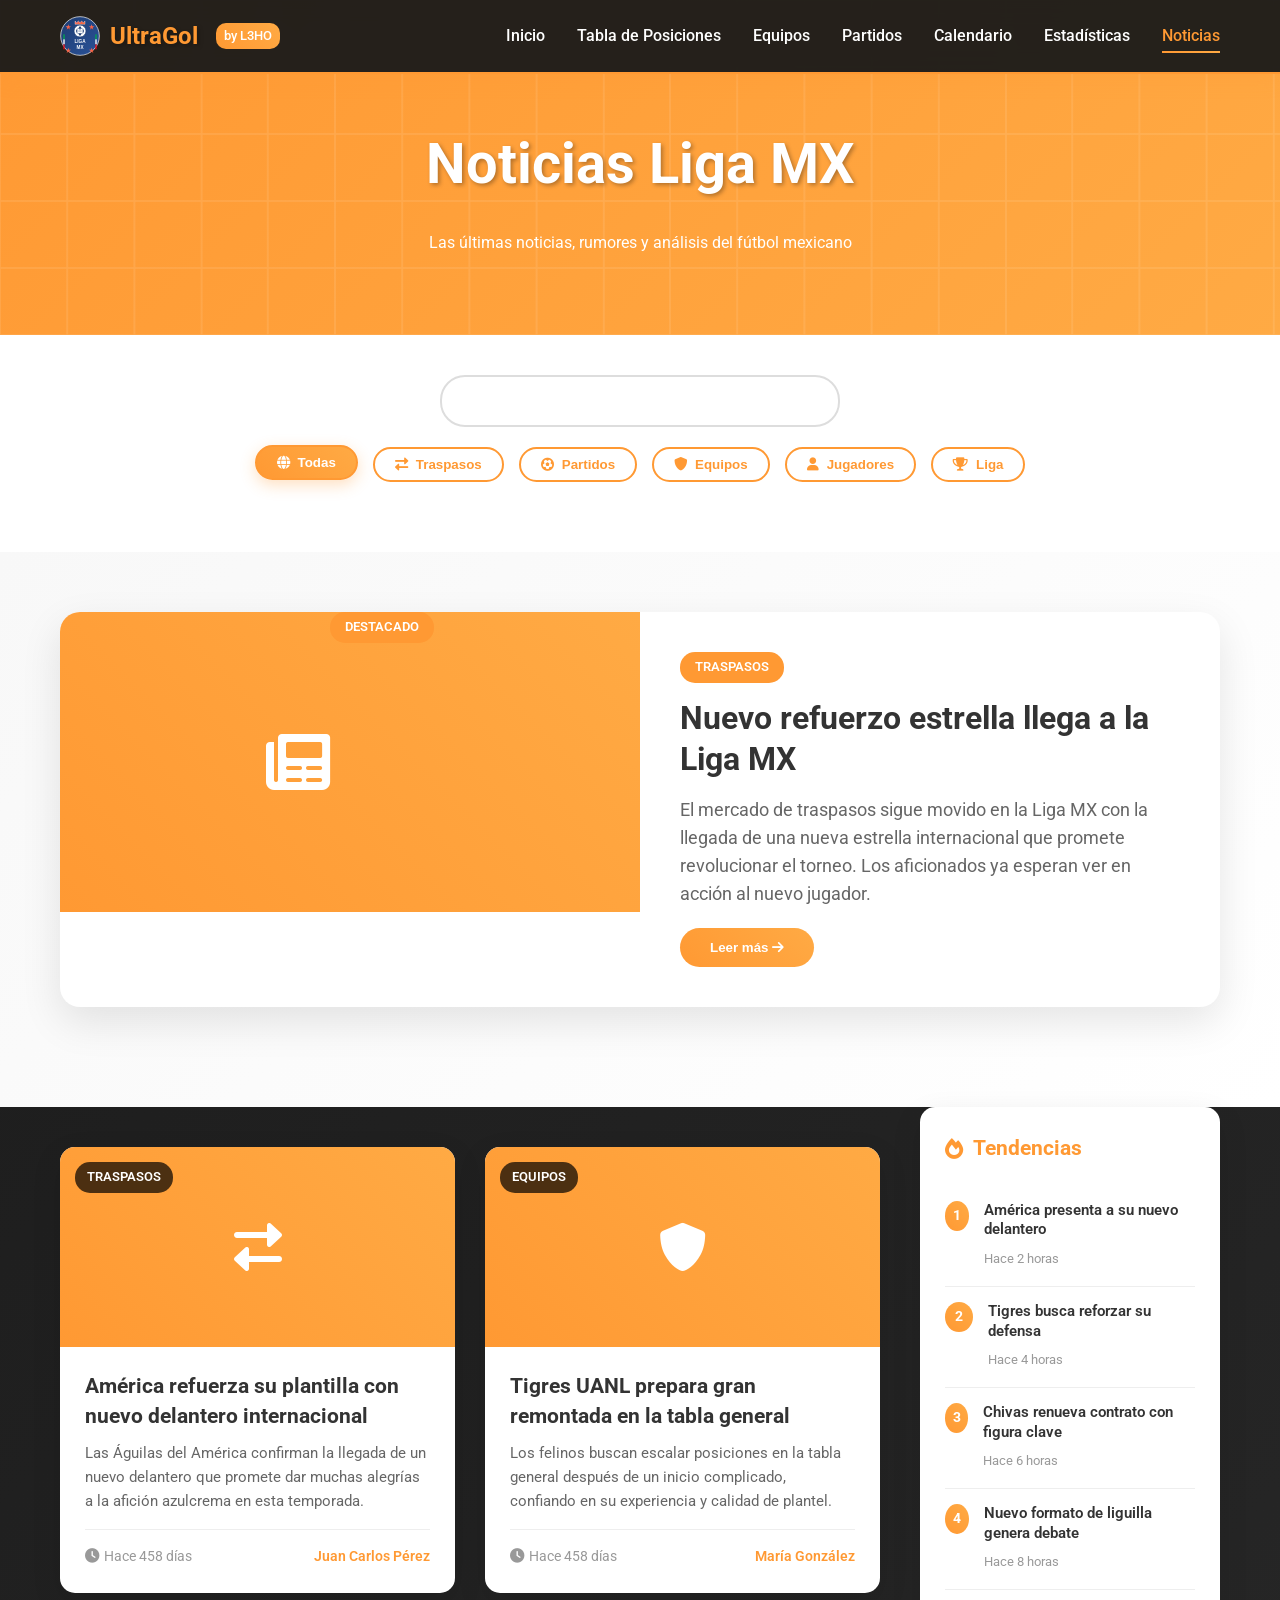
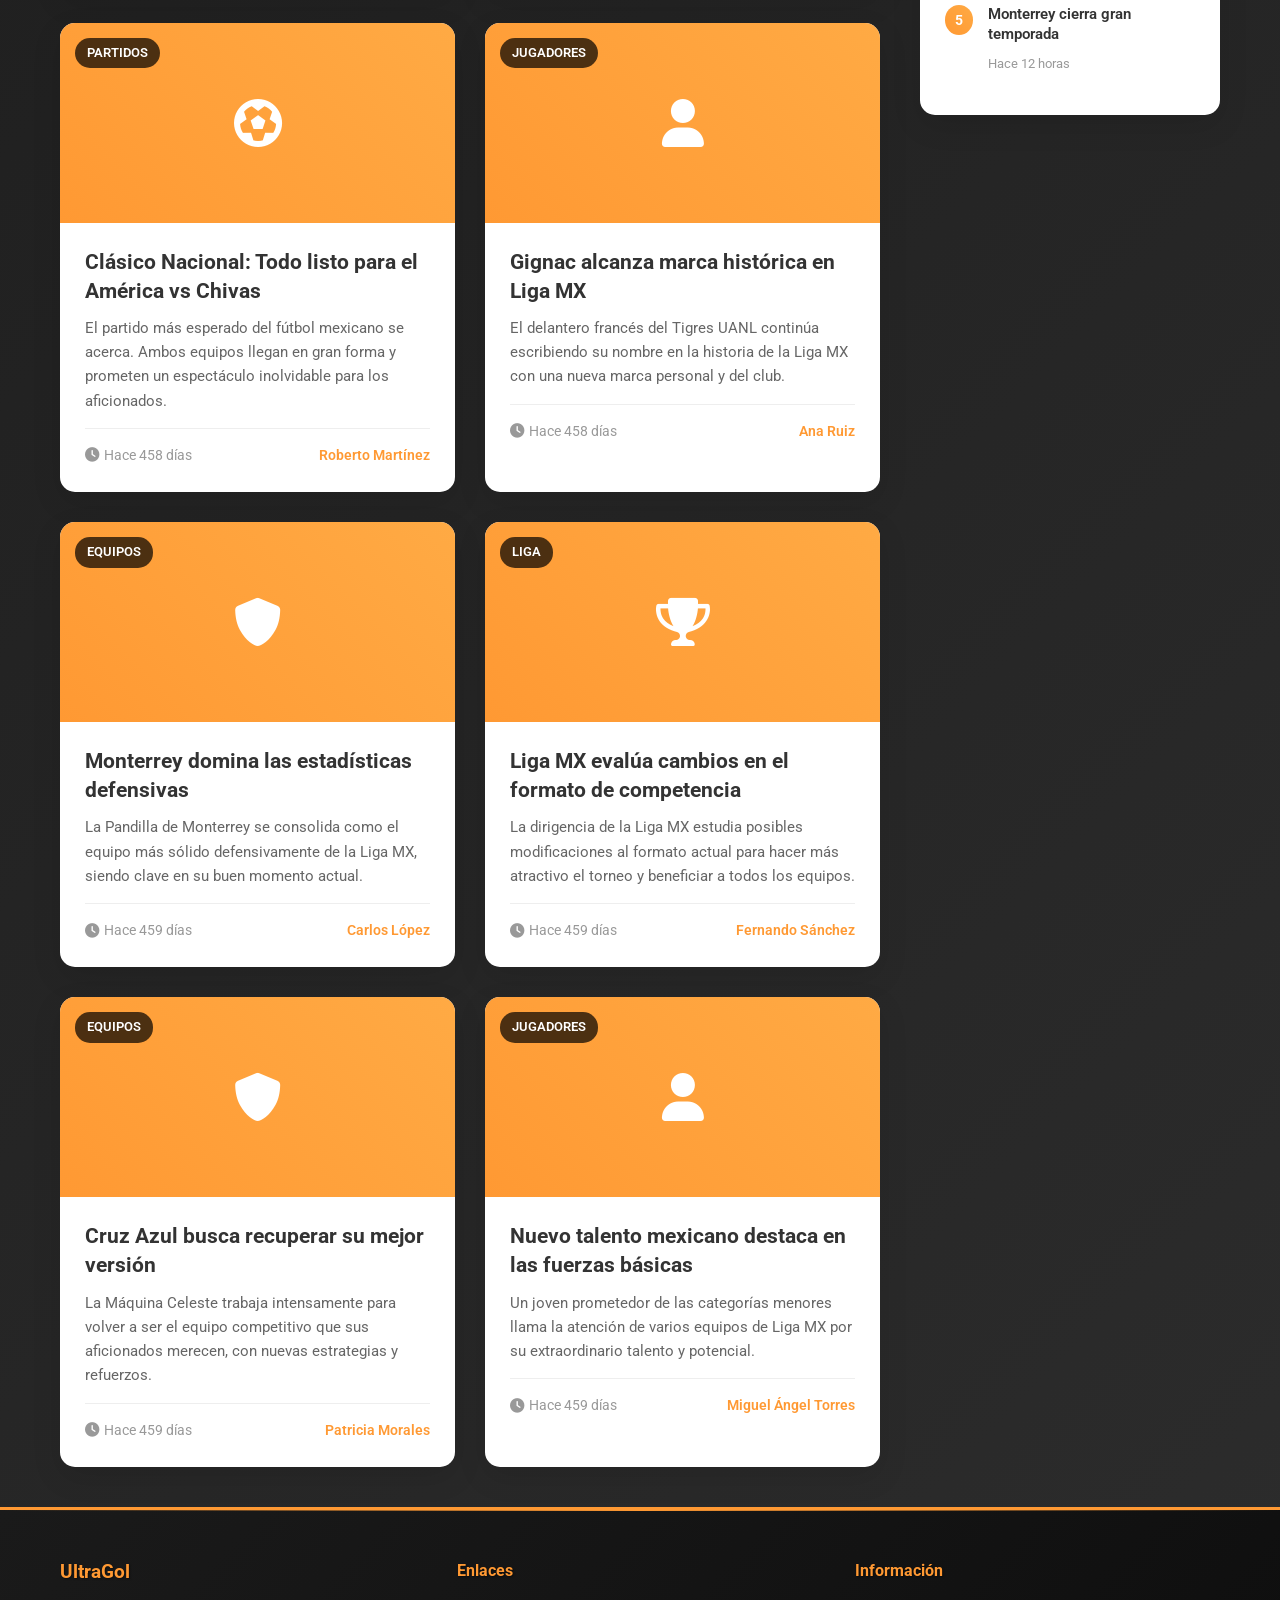
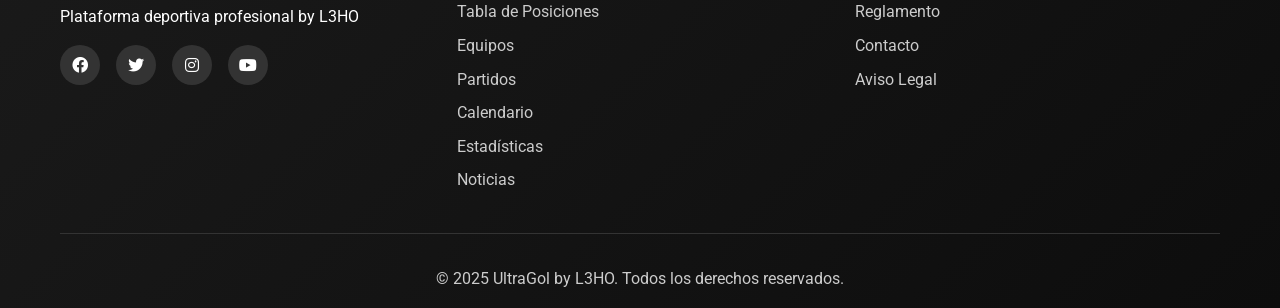
<file: noticias.html>
<!DOCTYPE html>
<html lang="es">
<head>
    <meta charset="UTF-8">
    <meta name="viewport" content="width=device-width, initial-scale=1.0">
    <meta http-equiv="Cache-Control" content="no-cache, no-store, must-revalidate">
    <meta http-equiv="Pragma" content="no-cache">
    <meta http-equiv="Expires" content="0">
    <title>Noticias Liga MX - UltraGol</title>
    <link rel="stylesheet" href="css/main.css?v=2024091801">
    <link rel="stylesheet" href="css/animations.css?v=2024091801">
    <link rel="stylesheet" href="https://cdnjs.cloudflare.com/ajax/libs/font-awesome/6.0.0/css/all.min.css">
    <link href="https://fonts.googleapis.com/css2?family=Roboto:wght@300;400;500;700&display=swap" rel="stylesheet">
    <style>
        .news-hero {
            background: linear-gradient(135deg, #ff9933 0%, #ffaa44 100%);
            padding: 120px 0 80px;
            text-align: center;
            color: white;
            position: relative;
            overflow: hidden;
        }

        .news-hero::before {
            content: '';
            position: absolute;
            top: 0;
            left: 0;
            right: 0;
            bottom: 0;
            background: url('data:image/svg+xml,<svg xmlns="http://www.w3.org/2000/svg" viewBox="0 0 100 100"><defs><pattern id="news-pattern" patternUnits="userSpaceOnUse" width="20" height="20"><rect width="20" height="20" fill="none" stroke="rgba(255,255,255,0.1)" stroke-width="0.5"/></pattern></defs><rect width="100" height="100" fill="url(%23news-pattern)"/></svg>');
        }

        .news-hero h1 {
            font-size: 3.5rem;
            font-weight: 700;
            margin-bottom: 20px;
            text-shadow: 2px 2px 4px rgba(0,0,0,0.3);
            position: relative;
            z-index: 2;
        }

        .news-controls {
            background: white;
            padding: 40px 0;
            box-shadow: 0 2px 20px rgba(0,0,0,0.1);
        }

        .news-filters {
            display: flex;
            justify-content: center;
            gap: 15px;
            margin-bottom: 30px;
            flex-wrap: wrap;
        }

        .filter-tag {
            background: transparent;
            border: 2px solid #ff9933;
            color: #ff9933;
            padding: 8px 20px;
            border-radius: 25px;
            font-weight: 600;
            cursor: pointer;
            transition: all 0.3s ease;
            display: flex;
            align-items: center;
            gap: 8px;
        }

        .filter-tag.active,
        .filter-tag:hover {
            background: linear-gradient(45deg, #ff9933, #ffaa44);
            color: white;
            transform: translateY(-2px);
            box-shadow: 0 5px 15px rgba(255, 153, 51, 0.3);
        }

        .news-search {
            display: flex;
            justify-content: center;
            margin-bottom: 20px;
        }

        .search-input {
            width: 100%;
            max-width: 400px;
            padding: 15px 20px;
            border: 2px solid #ddd;
            border-radius: 25px;
            font-size: 1rem;
            outline: none;
            transition: all 0.3s ease;
        }

        .search-input:focus {
            border-color: #ff9933;
            box-shadow: 0 0 10px rgba(255, 153, 51, 0.2);
        }

        .news-grid {
            display: grid;
            grid-template-columns: repeat(auto-fit, minmax(350px, 1fr));
            gap: 30px;
            padding: 40px 0;
        }

        .news-card {
            background: white;
            border-radius: 15px;
            overflow: hidden;
            box-shadow: 0 10px 30px rgba(0,0,0,0.1);
            transition: all 0.3s ease;
            cursor: pointer;
        }

        .news-card:hover {
            transform: translateY(-10px);
            box-shadow: 0 20px 40px rgba(255, 153, 51, 0.2);
        }

        .news-image {
            height: 200px;
            background: linear-gradient(45deg, #ff9933, #ffaa44);
            display: flex;
            align-items: center;
            justify-content: center;
            color: white;
            font-size: 3rem;
            position: relative;
        }

        .news-category {
            position: absolute;
            top: 15px;
            left: 15px;
            background: rgba(0,0,0,0.7);
            color: white;
            padding: 5px 12px;
            border-radius: 15px;
            font-size: 0.8rem;
            font-weight: 600;
        }

        .news-content {
            padding: 25px;
        }

        .news-title {
            font-size: 1.3rem;
            font-weight: 700;
            color: #333;
            margin-bottom: 10px;
            line-height: 1.4;
        }

        .news-excerpt {
            color: #666;
            font-size: 0.95rem;
            line-height: 1.6;
            margin-bottom: 15px;
        }

        .news-meta {
            display: flex;
            justify-content: space-between;
            align-items: center;
            padding-top: 15px;
            border-top: 1px solid #eee;
            font-size: 0.9rem;
            color: #999;
        }

        .news-date {
            display: flex;
            align-items: center;
            gap: 5px;
        }

        .news-author {
            font-weight: 600;
            color: #ff9933;
        }

        .featured-news {
            background: linear-gradient(135deg, #f8f8f8 0%, #ffffff 100%);
            padding: 60px 0;
        }

        .featured-article {
            background: white;
            border-radius: 20px;
            overflow: hidden;
            box-shadow: 0 15px 40px rgba(0,0,0,0.1);
            display: grid;
            grid-template-columns: 1fr 1fr;
            gap: 0;
            margin-bottom: 40px;
        }

        .featured-image {
            height: 300px;
            background: linear-gradient(45deg, #ff9933, #ffaa44);
            display: flex;
            align-items: center;
            justify-content: center;
            color: white;
            font-size: 4rem;
            position: relative;
        }

        .featured-content {
            padding: 40px;
            display: flex;
            flex-direction: column;
            justify-content: center;
        }

        .featured-category {
            background: #ff9933;
            color: white;
            padding: 5px 15px;
            border-radius: 15px;
            font-size: 0.8rem;
            font-weight: 600;
            align-self: flex-start;
            margin-bottom: 15px;
        }

        .featured-title {
            font-size: 2rem;
            font-weight: 700;
            color: #333;
            margin-bottom: 15px;
            line-height: 1.3;
        }

        .featured-excerpt {
            color: #666;
            font-size: 1.1rem;
            line-height: 1.6;
            margin-bottom: 20px;
        }

        .read-more-btn {
            background: linear-gradient(45deg, #ff9933, #ffaa44);
            color: white;
            border: none;
            padding: 12px 30px;
            border-radius: 25px;
            font-weight: 600;
            cursor: pointer;
            transition: all 0.3s ease;
            align-self: flex-start;
        }

        .read-more-btn:hover {
            transform: translateY(-2px);
            box-shadow: 0 5px 15px rgba(255, 153, 51, 0.3);
        }

        .trending-sidebar {
            background: white;
            border-radius: 15px;
            padding: 25px;
            box-shadow: 0 10px 30px rgba(0,0,0,0.1);
            height: fit-content;
            position: sticky;
            top: 20px;
        }

        .trending-title {
            font-size: 1.3rem;
            font-weight: 700;
            color: #ff9933;
            margin-bottom: 20px;
            display: flex;
            align-items: center;
            gap: 10px;
        }

        .trending-item {
            display: flex;
            gap: 15px;
            padding: 15px 0;
            border-bottom: 1px solid #eee;
            cursor: pointer;
            transition: all 0.3s ease;
        }

        .trending-item:last-child {
            border-bottom: none;
        }

        .trending-item:hover {
            background: rgba(255, 153, 51, 0.05);
            border-radius: 10px;
            padding: 15px 10px;
        }

        .trending-number {
            background: linear-gradient(45deg, #ff9933, #ffaa44);
            color: white;
            width: 30px;
            height: 30px;
            border-radius: 50%;
            display: flex;
            align-items: center;
            justify-content: center;
            font-weight: 700;
            font-size: 0.9rem;
        }

        .trending-content h4 {
            font-size: 0.95rem;
            font-weight: 600;
            color: #333;
            margin-bottom: 5px;
            line-height: 1.3;
        }

        .trending-time {
            font-size: 0.8rem;
            color: #999;
        }

        .news-layout {
            display: grid;
            grid-template-columns: 1fr 300px;
            gap: 40px;
            align-items: start;
        }

        @media (max-width: 1024px) {
            .news-layout {
                grid-template-columns: 1fr;
                gap: 30px;
            }

            .trending-sidebar {
                position: static;
            }
        }

        @media (max-width: 768px) {
            .news-hero h1 {
                font-size: 2.5rem;
            }

            .featured-article {
                grid-template-columns: 1fr;
            }

            .featured-image {
                height: 200px;
            }

            .featured-content {
                padding: 25px;
            }

            .featured-title {
                font-size: 1.5rem;
            }

            .news-grid {
                grid-template-columns: 1fr;
                gap: 20px;
            }

            .news-filters {
                justify-content: flex-start;
                overflow-x: auto;
                padding-bottom: 10px;
            }
        }
    </style>
</head>
<body>
    <!-- Header Navigation -->
    <nav class="navbar">
        <div class="nav-container">
            <div class="nav-logo">
                <img src="assets/logo.svg" alt="UltraGol" class="logo">
                <span class="logo-text">UltraGol</span>
                <span class="company-tag">by L3HO</span>
            </div>
            <ul class="nav-menu">
                <li class="nav-item">
                    <a href="index.html" class="nav-link">Inicio</a>
                </li>
                <li class="nav-item">
                    <a href="standings.html" class="nav-link">Tabla de Posiciones</a>
                </li>
                <li class="nav-item">
                    <a href="teams.html" class="nav-link">Equipos</a>
                </li>
                <li class="nav-item">
                    <a href="fixtures.html" class="nav-link">Partidos</a>
                </li>
                <li class="nav-item">
                    <a href="calendario.html" class="nav-link">Calendario</a>
                </li>
                <li class="nav-item">
                    <a href="estadisticas.html" class="nav-link">Estadísticas</a>
                </li>
                <li class="nav-item">
                    <a href="noticias.html" class="nav-link active">Noticias</a>
                </li>
            </ul>
            <div class="hamburger">
                <span class="bar"></span>
                <span class="bar"></span>
                <span class="bar"></span>
            </div>
        </div>
    </nav>

    <!-- News Hero Section -->
    <section class="news-hero">
        <div class="container">
            <h1 class="fade-in">Noticias Liga MX</h1>
            <p class="slide-up">Las últimas noticias, rumores y análisis del fútbol mexicano</p>
        </div>
    </section>

    <!-- News Controls -->
    <section class="news-controls">
        <div class="container">
            <div class="news-search">
                <input type="text" class="search-input" placeholder="Buscar noticias..." id="newsSearch">
            </div>
            <div class="news-filters">
                <button class="filter-tag active" data-category="all">
                    <i class="fas fa-globe"></i>
                    Todas
                </button>
                <button class="filter-tag" data-category="transfers">
                    <i class="fas fa-exchange-alt"></i>
                    Traspasos
                </button>
                <button class="filter-tag" data-category="matches">
                    <i class="fas fa-futbol"></i>
                    Partidos
                </button>
                <button class="filter-tag" data-category="teams">
                    <i class="fas fa-shield-alt"></i>
                    Equipos
                </button>
                <button class="filter-tag" data-category="players">
                    <i class="fas fa-user"></i>
                    Jugadores
                </button>
                <button class="filter-tag" data-category="league">
                    <i class="fas fa-trophy"></i>
                    Liga
                </button>
            </div>
        </div>
    </section>

    <!-- Featured News -->
    <section class="featured-news">
        <div class="container">
            <div class="featured-article">
                <div class="featured-image">
                    <i class="fas fa-newspaper"></i>
                    <div class="featured-category">DESTACADO</div>
                </div>
                <div class="featured-content">
                    <div class="featured-category">TRASPASOS</div>
                    <h2 class="featured-title">Nuevo refuerzo estrella llega a la Liga MX</h2>
                    <p class="featured-excerpt">
                        El mercado de traspasos sigue movido en la Liga MX con la llegada de una nueva estrella internacional 
                        que promete revolucionar el torneo. Los aficionados ya esperan ver en acción al nuevo jugador.
                    </p>
                    <button class="read-more-btn" onclick="openNewsDetail('featured-1')">
                        Leer más <i class="fas fa-arrow-right"></i>
                    </button>
                </div>
            </div>
        </div>
    </section>

    <!-- News Content -->
    <section class="news-section">
        <div class="container">
            <div class="news-layout">
                <div class="news-main">
                    <div class="news-grid" id="newsGrid">
                        <!-- Las noticias se generarán aquí -->
                    </div>
                </div>
                
                <div class="trending-sidebar">
                    <h3 class="trending-title">
                        <i class="fas fa-fire"></i>
                        Tendencias
                    </h3>
                    <div class="trending-list">
                        <div class="trending-item" onclick="openNewsDetail('trending-1')">
                            <div class="trending-number">1</div>
                            <div class="trending-content">
                                <h4>América presenta a su nuevo delantero</h4>
                                <span class="trending-time">Hace 2 horas</span>
                            </div>
                        </div>
                        <div class="trending-item" onclick="openNewsDetail('trending-2')">
                            <div class="trending-number">2</div>
                            <div class="trending-content">
                                <h4>Tigres busca reforzar su defensa</h4>
                                <span class="trending-time">Hace 4 horas</span>
                            </div>
                        </div>
                        <div class="trending-item" onclick="openNewsDetail('trending-3')">
                            <div class="trending-number">3</div>
                            <div class="trending-content">
                                <h4>Chivas renueva contrato con figura clave</h4>
                                <span class="trending-time">Hace 6 horas</span>
                            </div>
                        </div>
                        <div class="trending-item" onclick="openNewsDetail('trending-4')">
                            <div class="trending-number">4</div>
                            <div class="trending-content">
                                <h4>Nuevo formato de liguilla genera debate</h4>
                                <span class="trending-time">Hace 8 horas</span>
                            </div>
                        </div>
                        <div class="trending-item" onclick="openNewsDetail('trending-5')">
                            <div class="trending-number">5</div>
                            <div class="trending-content">
                                <h4>Monterrey cierra gran temporada</h4>
                                <span class="trending-time">Hace 12 horas</span>
                            </div>
                        </div>
                    </div>
                </div>
            </div>
        </div>
    </section>

    <!-- Footer -->
    <footer class="footer">
        <div class="container">
            <div class="footer-content">
                <div class="footer-section">
                    <h3>UltraGol</h3>
                    <p>Plataforma deportiva profesional by L3HO</p>
                    <div class="social-links">
                        <a href="#" class="social-link"><i class="fab fa-facebook"></i></a>
                        <a href="#" class="social-link"><i class="fab fa-twitter"></i></a>
                        <a href="#" class="social-link"><i class="fab fa-instagram"></i></a>
                        <a href="#" class="social-link"><i class="fab fa-youtube"></i></a>
                    </div>
                </div>
                <div class="footer-section">
                    <h4>Enlaces</h4>
                    <ul>
                        <li><a href="standings.html">Tabla de Posiciones</a></li>
                        <li><a href="teams.html">Equipos</a></li>
                        <li><a href="fixtures.html">Partidos</a></li>
                        <li><a href="calendario.html">Calendario</a></li>
                        <li><a href="estadisticas.html">Estadísticas</a></li>
                        <li><a href="noticias.html">Noticias</a></li>
                    </ul>
                </div>
                <div class="footer-section">
                    <h4>Información</h4>
                    <ul>
                        <li><a href="#">Reglamento</a></li>
                        <li><a href="#">Contacto</a></li>
                        <li><a href="#">Aviso Legal</a></li>
                    </ul>
                </div>
            </div>
            <div class="footer-bottom">
                <p>&copy; 2025 UltraGol by L3HO. Todos los derechos reservados.</p>
            </div>
        </div>
    </footer>

    <script src="js/main.js?v=2024091801"></script>
    <script src="js/noticias.js?v=2024091801"></script>
</body>
</html>
</file>
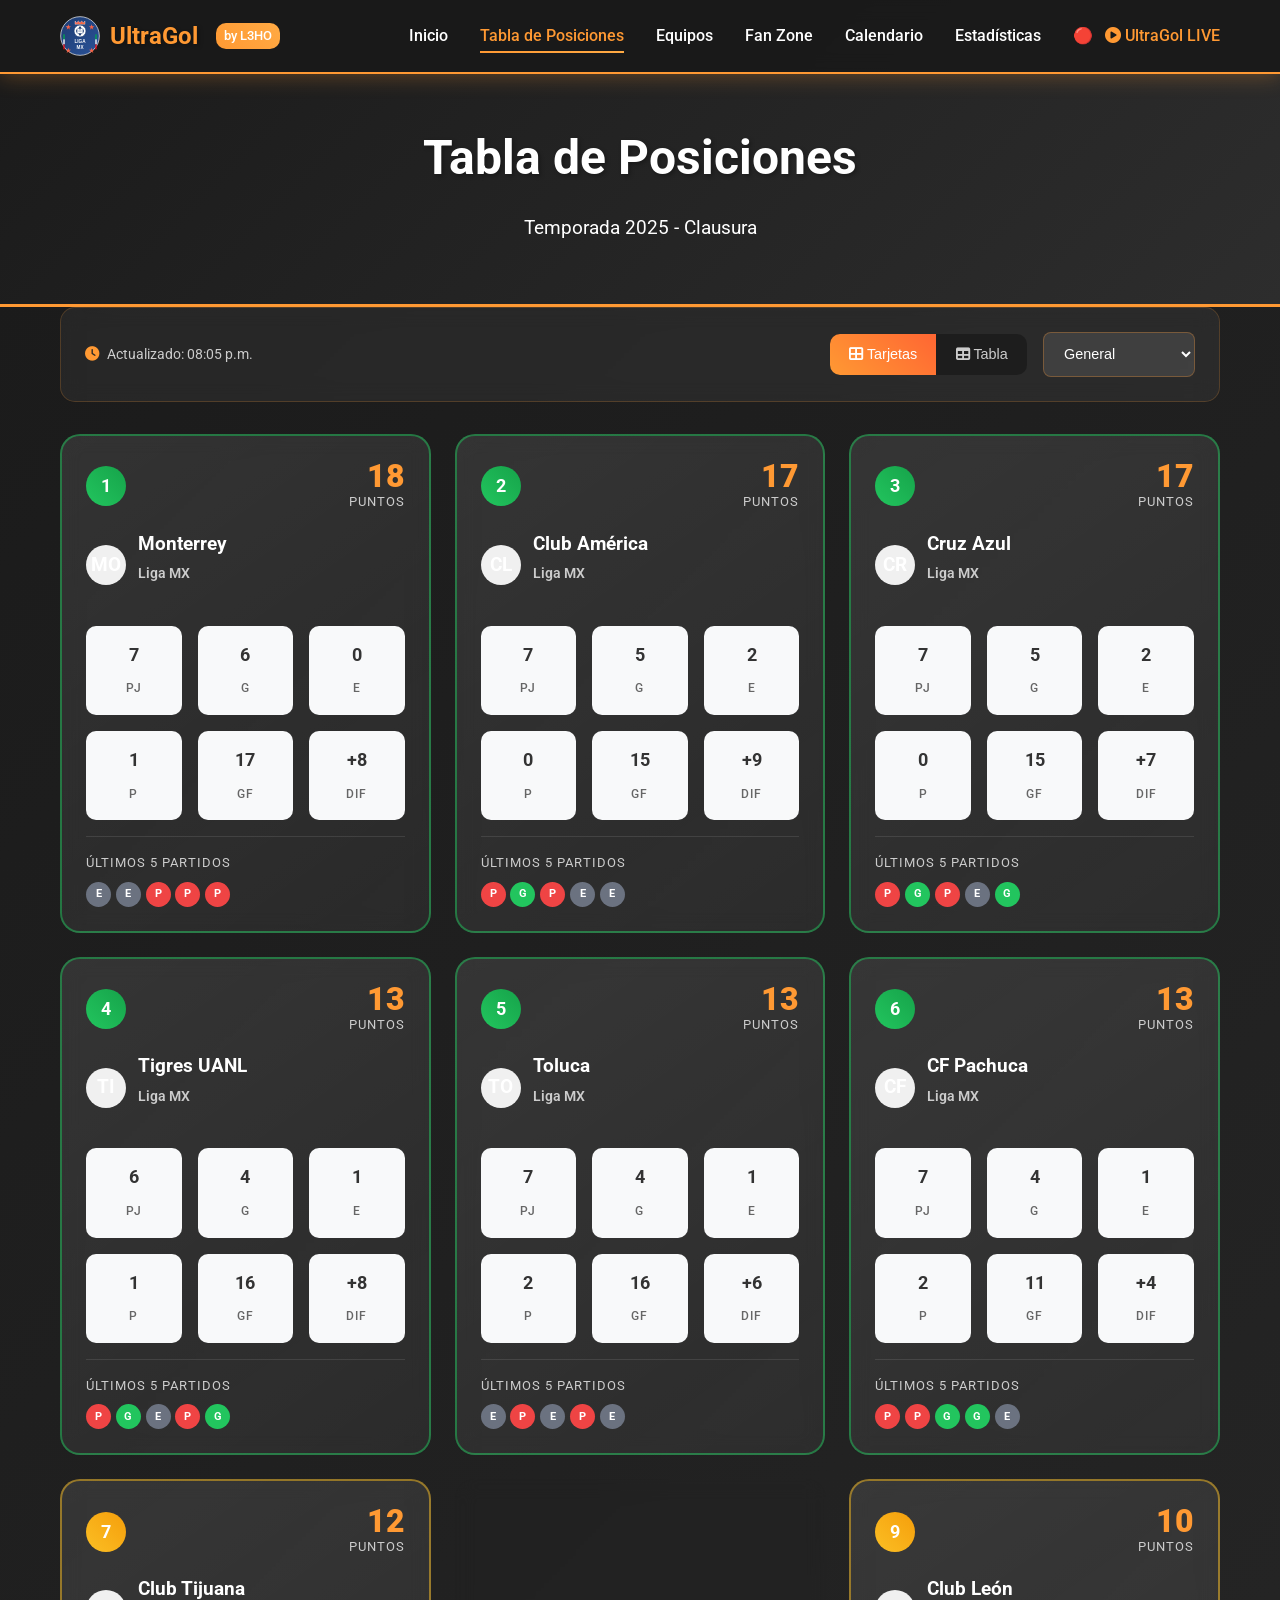
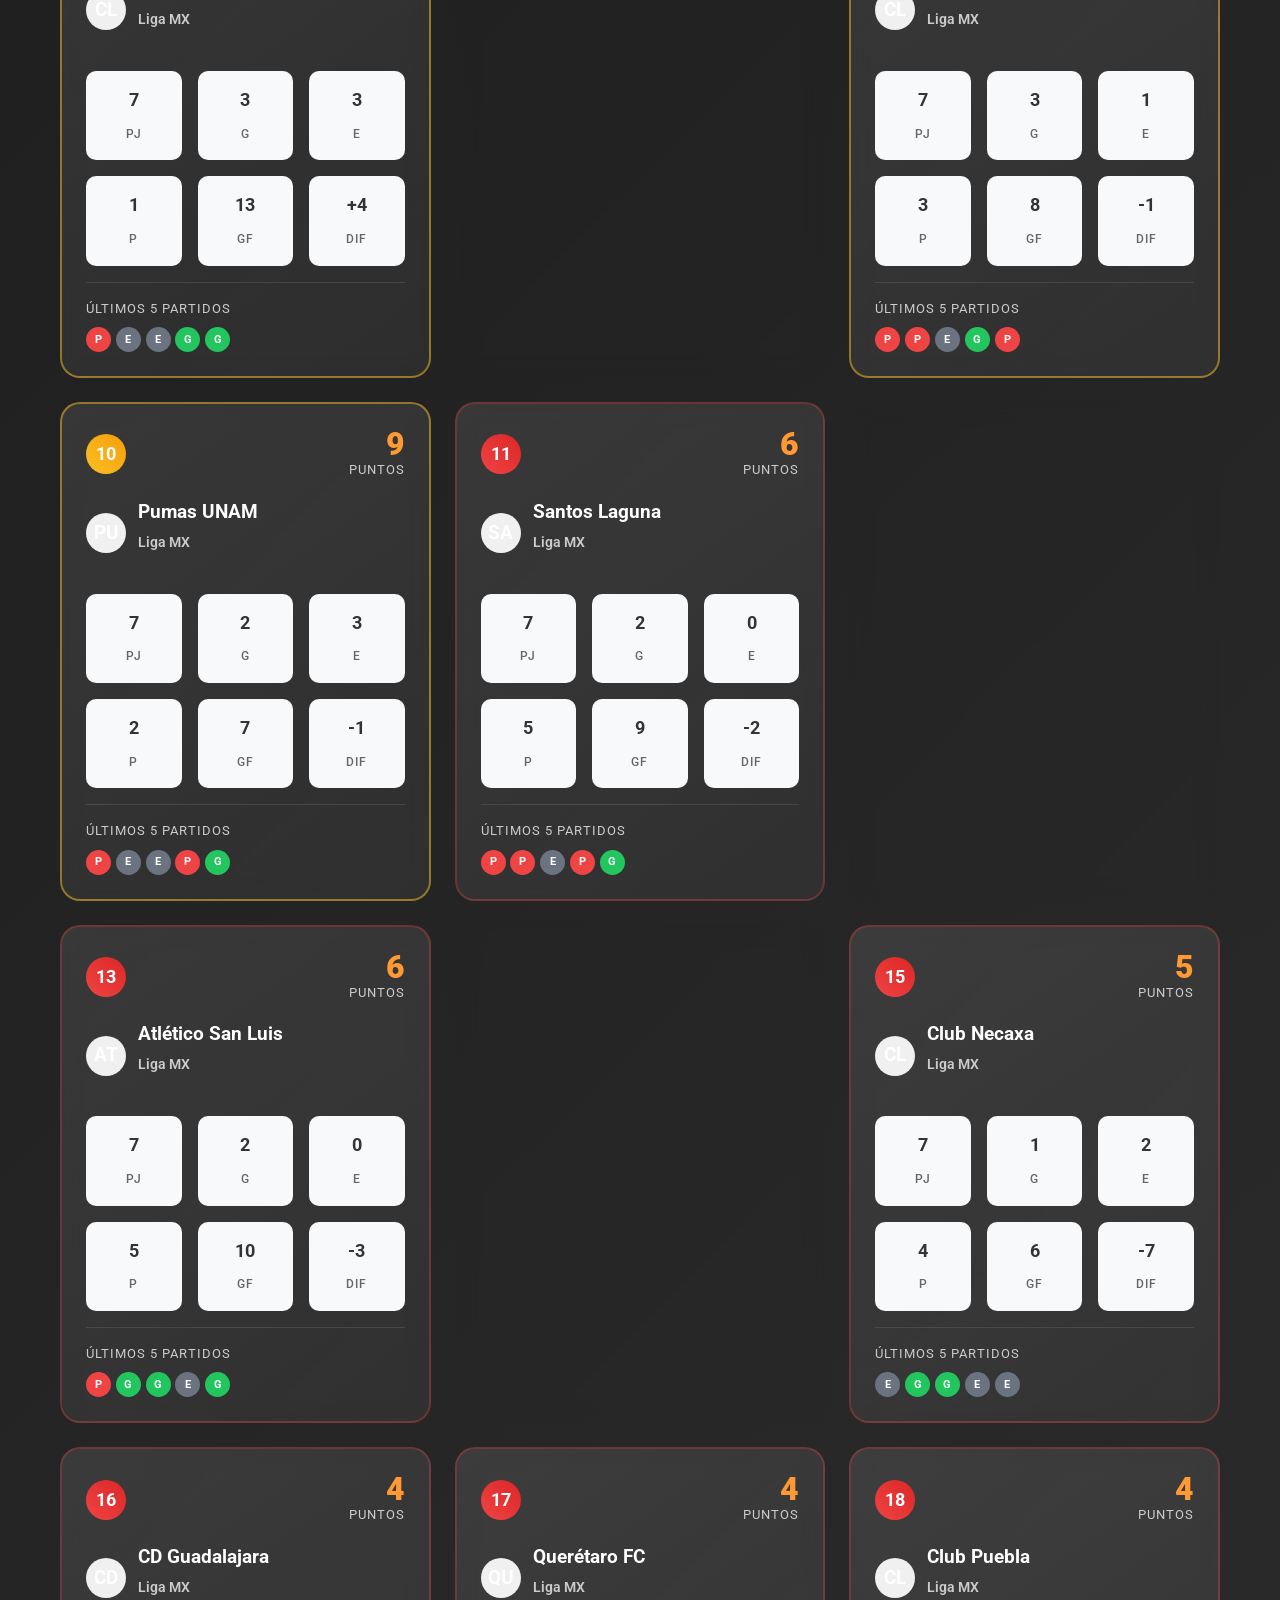
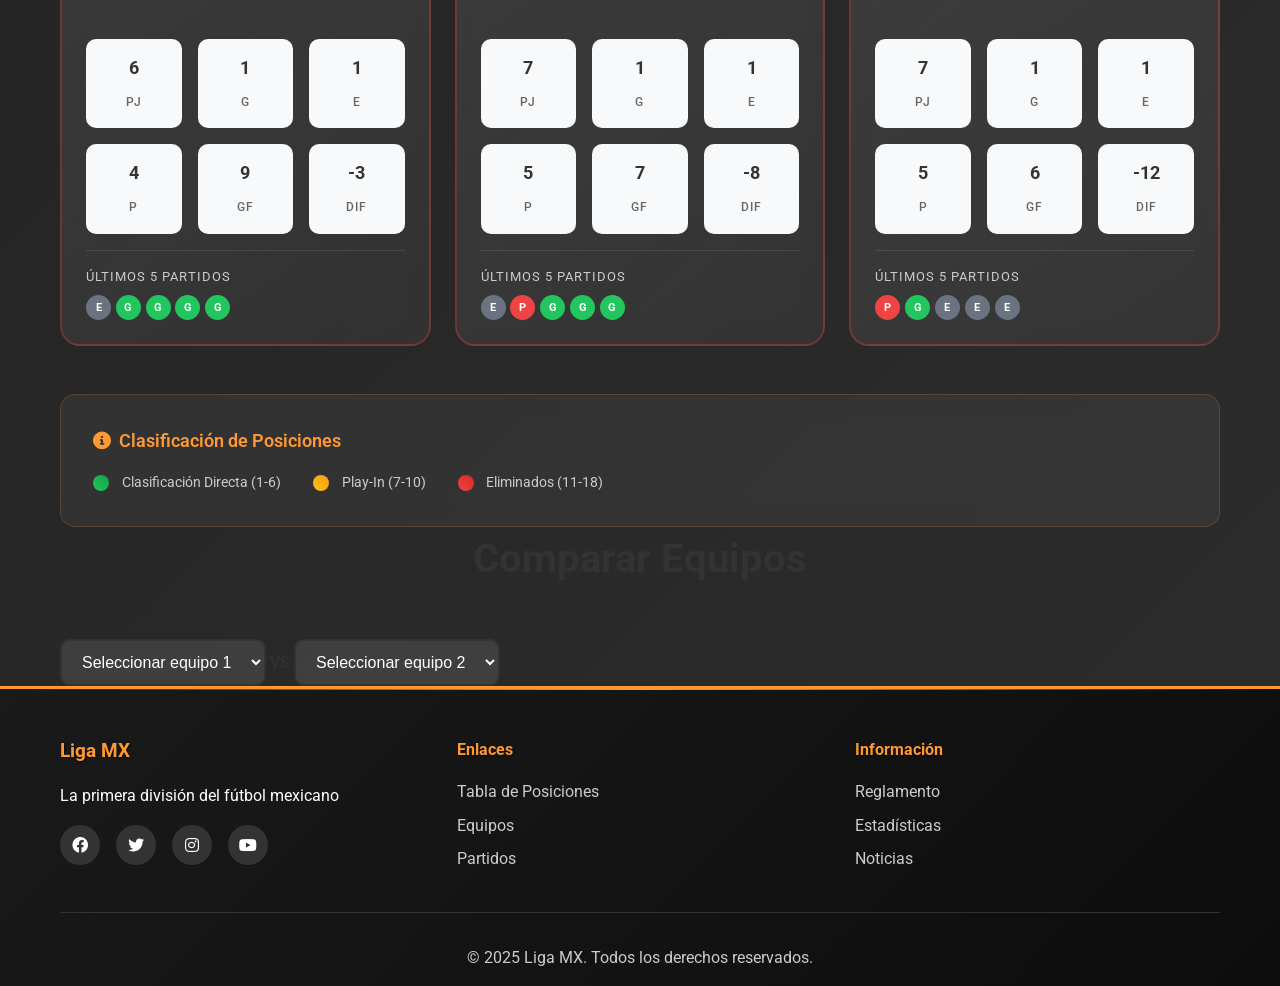
<file: standings.html>
<!DOCTYPE html>
<html lang="es">
<head>
    <meta charset="UTF-8">
    <meta name="viewport" content="width=device-width, initial-scale=1.0">
    <title>Liga MX - Tabla de Posiciones</title>
    <link rel="stylesheet" href="css/main.css?v=2024091801">
    <link rel="stylesheet" href="css/animations.css?v=2024091801">
    <link rel="stylesheet" href="css/firebase-features.css?v=2024091801">
    <link rel="stylesheet" href="https://cdnjs.cloudflare.com/ajax/libs/font-awesome/6.0.0/css/all.min.css">
    <link href="https://fonts.googleapis.com/css2?family=Roboto:wght@300;400;500;700&display=swap" rel="stylesheet">
</head>
<body>
    <!-- Header Navigation -->
    <nav class="navbar">
        <div class="nav-container">
            <div class="nav-logo">
                <img src="assets/logo.svg" alt="Liga MX" class="logo">
                <span class="logo-text">UltraGol</span>
                <span class="company-tag">by L3HO</span>
            </div>
            <ul class="nav-menu">
                <li class="nav-item">
                    <a href="index.html" class="nav-link">Inicio</a>
                </li>
                <li class="nav-item">
                    <a href="standings.html" class="nav-link active">Tabla de Posiciones</a>
                </li>
                <li class="nav-item">
                    <a href="teams.html" class="nav-link">Equipos</a>
                </li>
                <li class="nav-item">
                    <a href="fanzone.html" class="nav-link">Fan Zone</a>
                </li>
                <li class="nav-item">
                    <a href="calendario.html" class="nav-link">Calendario</a>
                </li>
                <li class="nav-item">
                    <a href="estadisticas.html" class="nav-link">Estadísticas</a>
                </li>
                <li class="nav-item">
                    <a href="ultragol-live.html" class="nav-link live-link">
                        <i class="fas fa-play-circle"></i> UltraGol LIVE
                    </a>
                </li>
            </ul>
            
            <div class="hamburger">
                <span class="bar"></span>
                <span class="bar"></span>
                <span class="bar"></span>
            </div>
        </div>
    </nav>

    <!-- Page Header -->
    <section class="page-header">
        <div class="container">
            <h1 class="page-title fade-in">Tabla de Posiciones</h1>
            <p class="page-subtitle slide-up">Temporada 2025 - Clausura</p>
        </div>
    </section>

    <!-- Modern Standings Section -->
    <section class="standings-section">
        <div class="container">
            <!-- Controls Panel -->
            <div class="controls-panel">
                <div class="panel-left">
                    <div class="update-info">
                        <i class="fas fa-clock"></i>
                        <span class="last-update">Actualizado: <span id="lastUpdate">Hace 2 horas</span></span>
                    </div>
                </div>
                <div class="panel-right">
                    <div class="view-toggle">
                        <button class="toggle-btn active" data-view="cards" id="cardsView">
                            <i class="fas fa-th-large"></i> Tarjetas
                        </button>
                        <button class="toggle-btn" data-view="table" id="tableView">
                            <i class="fas fa-table"></i> Tabla
                        </button>
                    </div>
                    <div class="filter-options">
                        <select class="filter-select" id="seasonFilter">
                            <option value="general">General</option>
                            <option value="home">Estadio Local</option>
                            <option value="away">Como Visitante</option>
                        </select>
                    </div>
                </div>
            </div>

            <!-- Cards View (Default) -->
            <div class="standings-cards" id="standingsCards">
                <div class="cards-grid" id="cardsGrid">
                    <!-- Dynamic cards content -->
                    <div class="loading-state">
                        <i class="fas fa-spinner fa-spin"></i>
                        <p>Cargando posiciones...</p>
                    </div>
                </div>
            </div>

            <!-- Traditional Table View -->
            <div class="standings-table-view" id="standingsTableView" style="display: none;">
                <div class="table-container">
                    <div class="table-scroll">
                        <table class="modern-table" id="standingsTable">
                            <thead>
                                <tr>
                                    <th class="pos-col">#</th>
                                    <th class="team-col">Equipo</th>
                                    <th class="stat-col">PJ</th>
                                    <th class="stat-col">G</th>
                                    <th class="stat-col">E</th>
                                    <th class="stat-col">P</th>
                                    <th class="stat-col">GF</th>
                                    <th class="stat-col">GC</th>
                                    <th class="stat-col">DIF</th>
                                    <th class="pts-col">PTS</th>
                                </tr>
                            </thead>
                            <tbody id="standingsBody">
                                <!-- Dynamic table content -->
                            </tbody>
                        </table>
                    </div>
                </div>
            </div>

            <!-- Enhanced Legend -->
            <div class="modern-legend">
                <div class="legend-title">
                    <i class="fas fa-info-circle"></i>
                    Clasificación de Posiciones
                </div>
                <div class="legend-items">
                    <div class="legend-group">
                        <div class="legend-item">
                            <div class="legend-indicator liguilla"></div>
                            <span>Clasificación Directa (1-6)</span>
                        </div>
                        <div class="legend-item">
                            <div class="legend-indicator play-in"></div>
                            <span>Play-In (7-10)</span>
                        </div>
                        <div class="legend-item">
                            <div class="legend-indicator eliminado"></div>
                            <span>Eliminados (11-18)</span>
                        </div>
                    </div>
                </div>
            </div>
        </div>
    </section>

    <!-- Team Stats Comparison -->
    <section class="team-comparison">
        <div class="container">
            <h2 class="section-title">Comparar Equipos</h2>
            <div class="comparison-controls">
                <select id="team1Select" class="team-select">
                    <option value="">Seleccionar equipo 1</option>
                </select>
                <span class="vs-text">VS</span>
                <select id="team2Select" class="team-select">
                    <option value="">Seleccionar equipo 2</option>
                </select>
            </div>
            <div class="comparison-result" id="comparisonResult">
                <!-- Dynamic comparison content -->
            </div>
        </div>
    </section>

    <!-- Footer -->
    <footer class="footer">
        <div class="container">
            <div class="footer-content">
                <div class="footer-section">
                    <h3>Liga MX</h3>
                    <p>La primera división del fútbol mexicano</p>
                    <div class="social-links">
                        <a href="#" class="social-link"><i class="fab fa-facebook"></i></a>
                        <a href="#" class="social-link"><i class="fab fa-twitter"></i></a>
                        <a href="#" class="social-link"><i class="fab fa-instagram"></i></a>
                        <a href="#" class="social-link"><i class="fab fa-youtube"></i></a>
                    </div>
                </div>
                <div class="footer-section">
                    <h4>Enlaces</h4>
                    <ul>
                        <li><a href="standings.html">Tabla de Posiciones</a></li>
                        <li><a href="teams.html">Equipos</a></li>
                        <li><a href="fixtures.html">Partidos</a></li>
                    </ul>
                </div>
                <div class="footer-section">
                    <h4>Información</h4>
                    <ul>
                        <li><a href="#">Reglamento</a></li>
                        <li><a href="#">Estadísticas</a></li>
                        <li><a href="#">Noticias</a></li>
                    </ul>
                </div>
            </div>
            <div class="footer-bottom">
                <p>&copy; 2025 Liga MX. Todos los derechos reservados.</p>
            </div>
        </div>
    </footer>

    <script src="js/main.js"></script>
    <script src="js/modern-standings.js"></script>
</body>
</html>
</file>
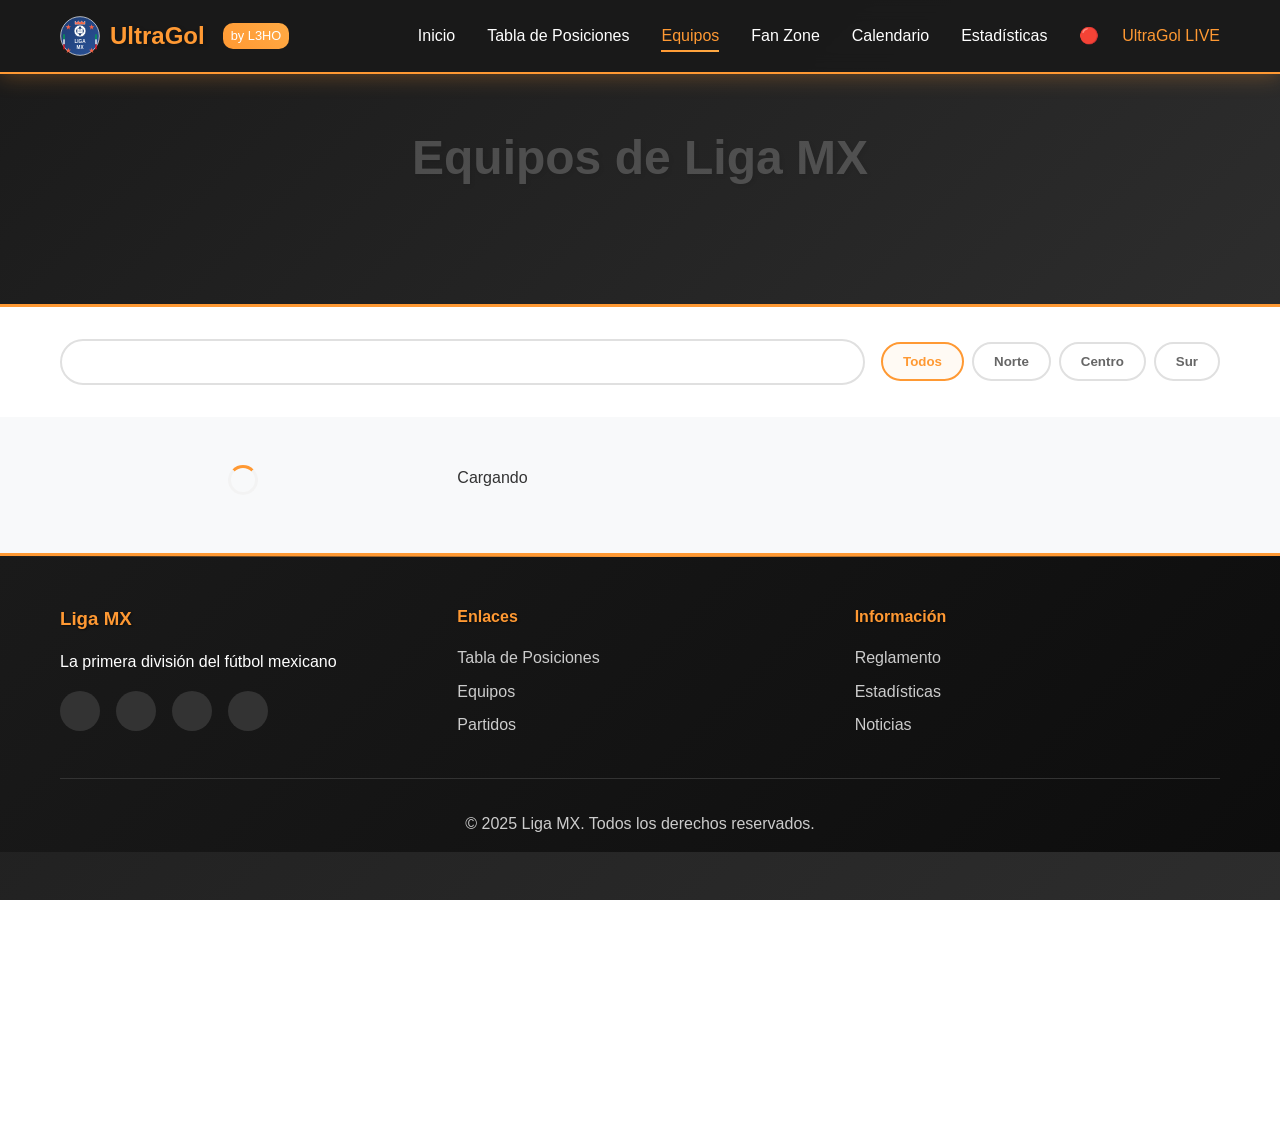
<file: team-profile.html>
<!DOCTYPE html>
<html lang="es">
<head>
    <meta charset="UTF-8">
    <meta name="viewport" content="width=device-width, initial-scale=1.0">
    <title>Liga MX - Perfil del Equipo</title>
    <link rel="stylesheet" href="css/main.css">
    <link rel="stylesheet" href="css/animations.css">
    <link rel="stylesheet" href="css/teams.css">
    <link rel="stylesheet" href="https://cdnjs.cloudflare.com/ajax/libs/font-awesome/6.0.0/css/all.min.css">
    <link href="https://fonts.googleapis.com/css2?family=Roboto:wght@300;400;500;700&display=swap" rel="stylesheet">
</head>
<body class="team-themed" id="teamThemedBody">
    <!-- Header Navigation -->
    <nav class="navbar">
        <div class="nav-container">
            <div class="nav-logo">
                <img src="assets/logo.svg" alt="Liga MX" class="logo">
                <span class="logo-text">Liga MX</span>
            </div>
            <ul class="nav-menu">
                <li class="nav-item">
                    <a href="index.html" class="nav-link">Inicio</a>
                </li>
                <li class="nav-item">
                    <a href="standings.html" class="nav-link">Tabla de Posiciones</a>
                </li>
                <li class="nav-item">
                    <a href="teams.html" class="nav-link">Equipos</a>
                </li>
                <li class="nav-item">
                    <a href="fixtures.html" class="nav-link">Partidos</a>
                </li>
                <li class="nav-item">
                    <a href="calendario.html" class="nav-link">Calendario</a>
                </li>
            </ul>
            <div class="hamburger">
                <span class="bar"></span>
                <span class="bar"></span>
                <span class="bar"></span>
            </div>
        </div>
    </nav>

    <!-- Team Header -->
    <section class="team-header" id="teamHeader">
        <div class="team-background"></div>
        <div class="container">
            <div class="team-info">
                <div class="team-logo-large" id="teamLogoLarge">
                    <!-- Dynamic logo -->
                </div>
                <div class="team-details">
                    <h1 class="team-name fade-in" id="teamName">Cargando...</h1>
                    <p class="team-nickname slide-up" id="teamNickname">...</p>
                    <div class="team-meta">
                        <span class="team-founded" id="teamFounded">Fundado: ...</span>
                        <span class="team-city" id="teamCity">Ciudad: ...</span>
                        <span class="team-stadium" id="teamStadium">Estadio: ...</span>
                    </div>
                </div>
            </div>
        </div>
    </section>

    <!-- Team Navigation -->
    <section class="team-nav">
        <div class="container">
            <ul class="team-nav-menu">
                <li class="team-nav-item">
                    <a href="#overview" class="team-nav-link active" data-section="overview">Resumen</a>
                </li>
                <li class="team-nav-item">
                    <a href="#statistics" class="team-nav-link" data-section="statistics">Estadísticas</a>
                </li>
                <li class="team-nav-item">
                    <a href="#matches" class="team-nav-link" data-section="matches">Partidos</a>
                </li>
                <li class="team-nav-item">
                    <a href="#history" class="team-nav-link" data-section="history">Historia</a>
                </li>
            </ul>
        </div>
    </section>

    <!-- Team Content Sections -->
    <main class="team-content">
        <!-- Overview Section -->
        <section class="team-section active" id="overview">
            <div class="container">
                <div class="section-grid">
                    <!-- Current Position -->
                    <div class="info-card">
                        <h3 class="card-title">Posición Actual</h3>
                        <div class="position-display" id="currentPosition">
                            <span class="position-number">-</span>
                            <span class="position-suffix">°</span>
                        </div>
                        <div class="position-stats" id="positionStats">
                            <!-- Dynamic stats -->
                        </div>
                    </div>

                    <!-- Recent Form -->
                    <div class="info-card">
                        <h3 class="card-title">Últimos 5 Partidos</h3>
                        <div class="form-display" id="recentForm">
                            <!-- Dynamic form indicators -->
                        </div>
                    </div>

                    <!-- Top Scorer -->
                    <div class="info-card">
                        <h3 class="card-title">Máximo Goleador</h3>
                        <div class="top-scorer" id="topScorer">
                            <!-- Dynamic top scorer info -->
                        </div>
                    </div>

                    <!-- Stadium Info -->
                    <div class="info-card">
                        <h3 class="card-title">Estadio</h3>
                        <div class="stadium-info" id="stadiumInfo">
                            <!-- Dynamic stadium info -->
                        </div>
                    </div>
                </div>
            </div>
        </section>

        <!-- Statistics Section -->
        <section class="team-section" id="statistics">
            <div class="container">
                <h2 class="section-title">Estadísticas de la Temporada</h2>
                <div class="stats-grid">
                    <div class="stat-category">
                        <h3>Ataque</h3>
                        <div class="stat-items" id="attackStats">
                            <!-- Dynamic attack stats -->
                        </div>
                    </div>
                    <div class="stat-category">
                        <h3>Defensa</h3>
                        <div class="stat-items" id="defenseStats">
                            <!-- Dynamic defense stats -->
                        </div>
                    </div>
                    <div class="stat-category">
                        <h3>General</h3>
                        <div class="stat-items" id="generalStats">
                            <!-- Dynamic general stats -->
                        </div>
                    </div>
                </div>
            </div>
        </section>

        <!-- Matches Section -->
        <section class="team-section" id="matches">
            <div class="container">
                <h2 class="section-title">Partidos</h2>
                <div class="matches-tabs">
                    <button class="tab-btn active" data-tab="recent">Recientes</button>
                    <button class="tab-btn" data-tab="upcoming">Próximos</button>
                    <button class="tab-btn" data-tab="all">Todos</button>
                </div>
                <div class="matches-content">
                    <div class="tab-content active" id="recentMatches">
                        <!-- Dynamic recent matches -->
                    </div>
                    <div class="tab-content" id="upcomingMatches">
                        <!-- Dynamic upcoming matches -->
                    </div>
                    <div class="tab-content" id="allMatches">
                        <!-- Dynamic all matches -->
                    </div>
                </div>
            </div>
        </section>

        <!-- History Section -->
        <section class="team-section" id="history">
            <div class="container">
                <h2 class="section-title">Historia del Club</h2>
                <div class="history-content">
                    <div class="timeline" id="teamTimeline">
                        <!-- Dynamic timeline content -->
                    </div>
                    <div class="achievements" id="teamAchievements">
                        <!-- Dynamic achievements -->
                    </div>
                </div>
            </div>
        </section>
    </main>

    <!-- Back to Teams Button -->
    <div class="floating-btn">
        <a href="teams.html" class="btn-float">
            <i class="fas fa-arrow-left"></i>
            <span>Volver a Equipos</span>
        </a>
    </div>

    <!-- Footer -->
    <footer class="footer">
        <div class="container">
            <div class="footer-content">
                <div class="footer-section">
                    <h3>Liga MX</h3>
                    <p>La primera división del fútbol mexicano</p>
                    <div class="social-links">
                        <a href="#" class="social-link"><i class="fab fa-facebook"></i></a>
                        <a href="#" class="social-link"><i class="fab fa-twitter"></i></a>
                        <a href="#" class="social-link"><i class="fab fa-instagram"></i></a>
                        <a href="#" class="social-link"><i class="fab fa-youtube"></i></a>
                    </div>
                </div>
                <div class="footer-section">
                    <h4>Enlaces</h4>
                    <ul>
                        <li><a href="standings.html">Tabla de Posiciones</a></li>
                        <li><a href="teams.html">Equipos</a></li>
                        <li><a href="fixtures.html">Partidos</a></li>
                    </ul>
                </div>
                <div class="footer-section">
                    <h4>Información</h4>
                    <ul>
                        <li><a href="#">Reglamento</a></li>
                        <li><a href="#">Estadísticas</a></li>
                        <li><a href="#">Noticias</a></li>
                    </ul>
                </div>
            </div>
            <div class="footer-bottom">
                <p>&copy; 2025 Liga MX. Todos los derechos reservados.</p>
            </div>
        </div>
    </footer>

    <script src="js/main.js"></script>
    <script src="js/team-profile.js"></script>
</body>
</html>
</file>
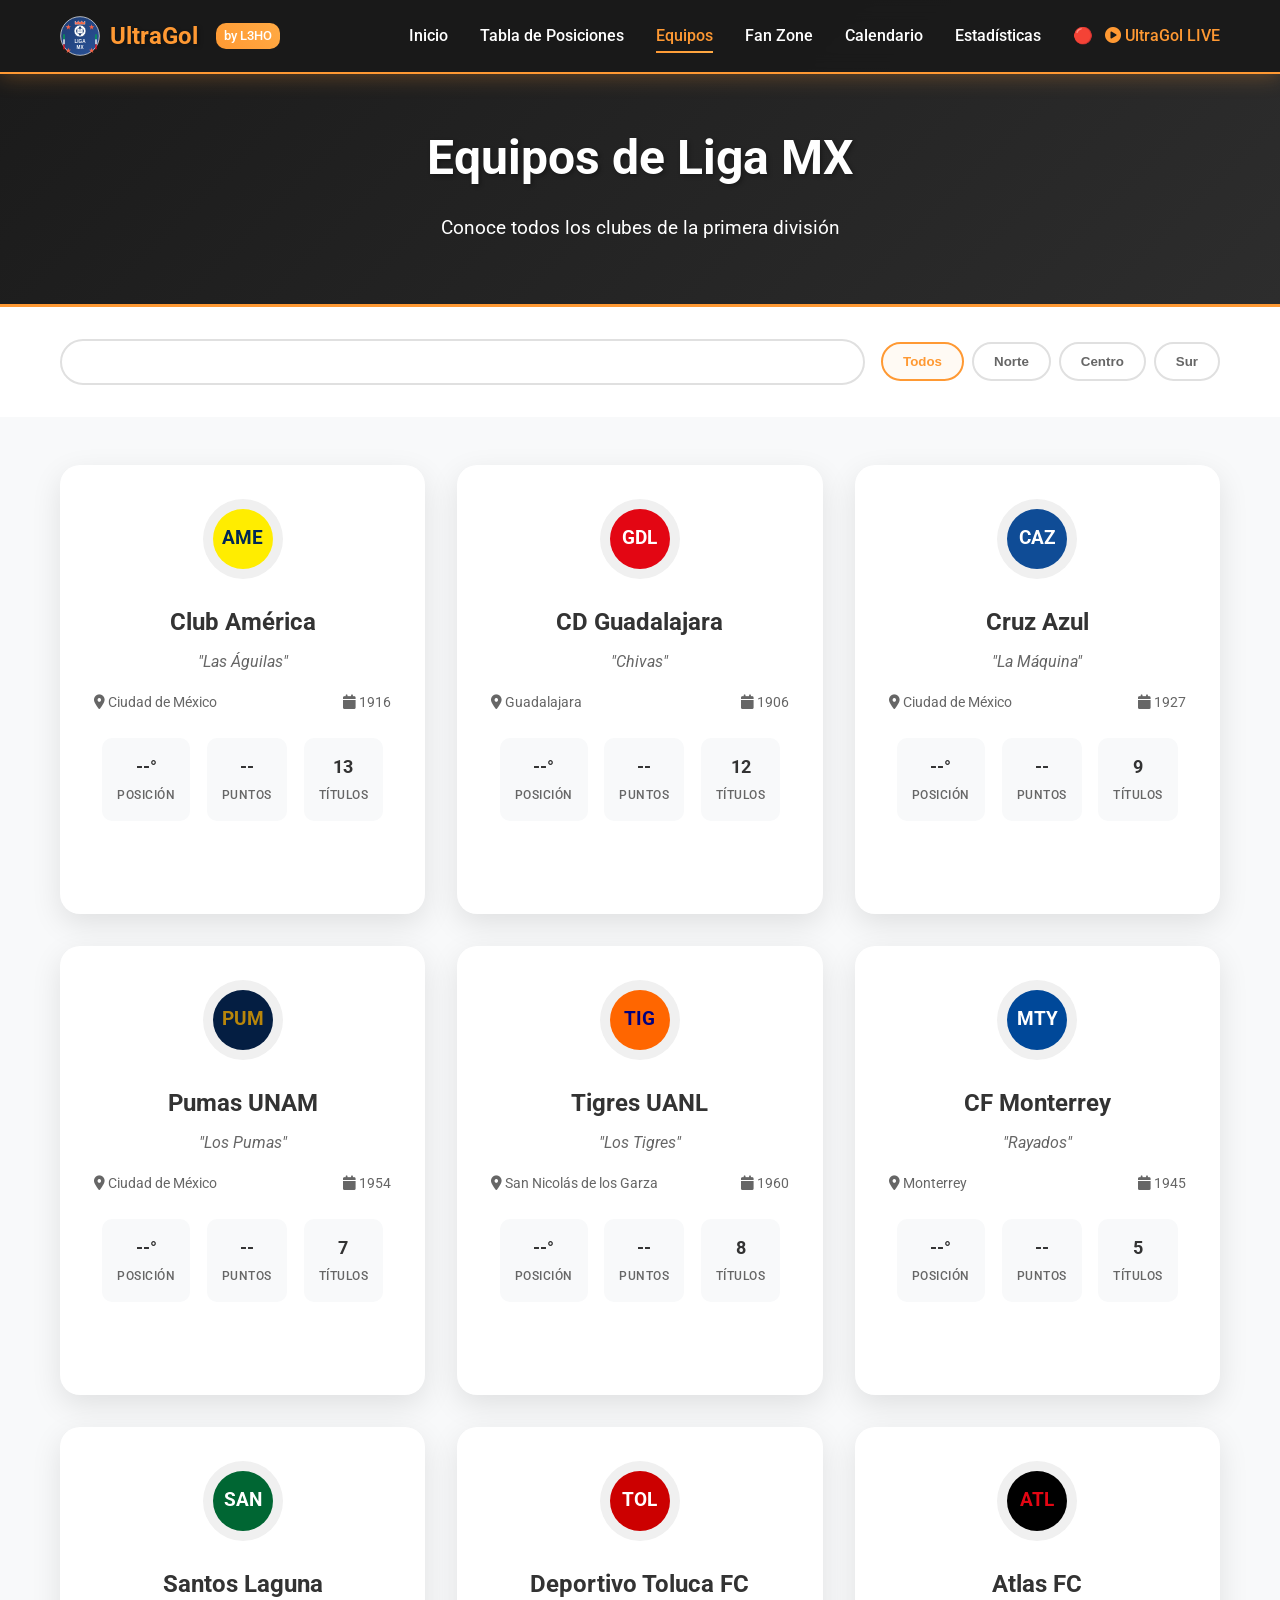
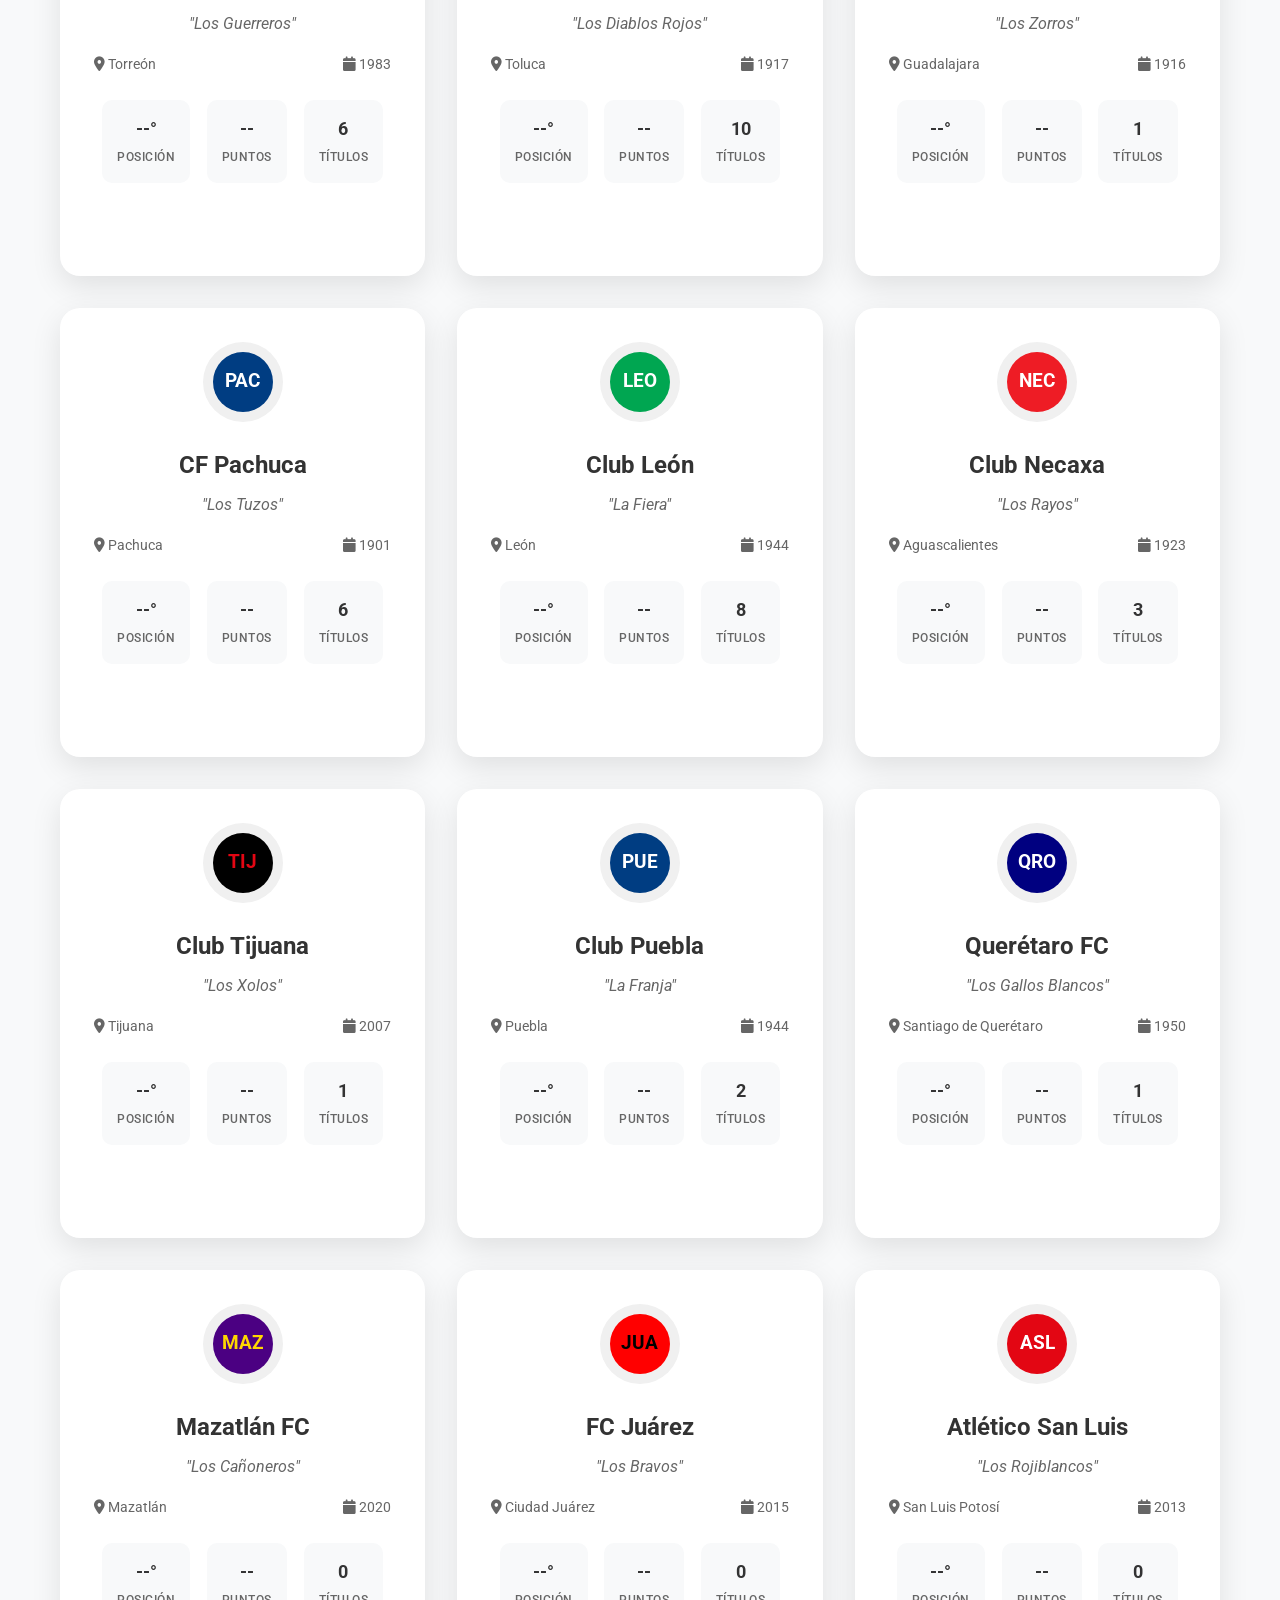
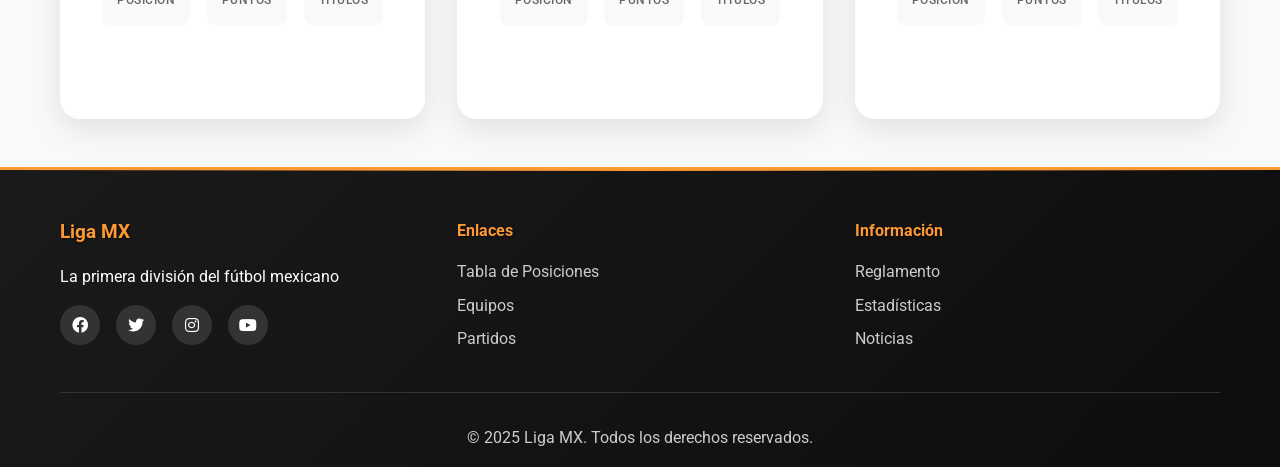
<file: teams.html>
<!DOCTYPE html>
<html lang="es">
<head>
    <meta charset="UTF-8">
    <meta name="viewport" content="width=device-width, initial-scale=1.0">
    <title>Liga MX - Equipos</title>
    <link rel="stylesheet" href="css/main.css?v=2024091801">
    <link rel="stylesheet" href="css/animations.css?v=2024091801">
    <link rel="stylesheet" href="css/teams.css?v=2024091801">
    <link rel="stylesheet" href="css/firebase-features.css?v=2024091801">
    <link rel="stylesheet" href="https://cdnjs.cloudflare.com/ajax/libs/font-awesome/6.0.0/css/all.min.css">
    <link href="https://fonts.googleapis.com/css2?family=Roboto:wght@300;400;500;700&display=swap" rel="stylesheet">
</head>
<body>
    <!-- Header Navigation -->
    <nav class="navbar">
        <div class="nav-container">
            <div class="nav-logo">
                <img src="assets/logo.svg" alt="Liga MX" class="logo">
                <span class="logo-text">UltraGol</span>
                <span class="company-tag">by L3HO</span>
            </div>
            <ul class="nav-menu">
                <li class="nav-item">
                    <a href="index.html" class="nav-link">Inicio</a>
                </li>
                <li class="nav-item">
                    <a href="standings.html" class="nav-link">Tabla de Posiciones</a>
                </li>
                <li class="nav-item">
                    <a href="teams.html" class="nav-link active">Equipos</a>
                </li>
                <li class="nav-item">
                    <a href="fanzone.html" class="nav-link">Fan Zone</a>
                </li>
                <li class="nav-item">
                    <a href="calendario.html" class="nav-link">Calendario</a>
                </li>
                <li class="nav-item">
                    <a href="estadisticas.html" class="nav-link">Estadísticas</a>
                </li>
                <li class="nav-item">
                    <a href="ultragol-live.html" class="nav-link live-link">
                        <i class="fas fa-play-circle"></i> UltraGol LIVE
                    </a>
                </li>
            </ul>
            
            <div class="hamburger">
                <span class="bar"></span>
                <span class="bar"></span>
                <span class="bar"></span>
            </div>
        </div>
    </nav>

    <!-- Page Header -->
    <section class="page-header">
        <div class="container">
            <h1 class="page-title fade-in">Equipos de Liga MX</h1>
            <p class="page-subtitle slide-up">Conoce todos los clubes de la primera división</p>
        </div>
    </section>

    <!-- Team Selection -->
    <section class="team-selector">
        <div class="container">
            <div class="selector-controls">
                <input type="text" id="teamSearch" placeholder="Buscar equipo..." class="search-input">
                <div class="filter-buttons">
                    <button class="filter-btn active" data-filter="all">Todos</button>
                    <button class="filter-btn" data-filter="norte">Norte</button>
                    <button class="filter-btn" data-filter="centro">Centro</button>
                    <button class="filter-btn" data-filter="sur">Sur</button>
                </div>
            </div>
        </div>
    </section>

    <!-- Teams Grid -->
    <section class="teams-grid-section">
        <div class="container">
            <div class="teams-grid" id="teamsGrid">
                <!-- Dynamic content loaded via JavaScript -->
            </div>
        </div>
    </section>

    <!-- Team Selection Modal -->
    <div class="team-modal" id="teamModal">
        <div class="modal-overlay"></div>
        <div class="modal-content">
            <div class="modal-header">
                <h2>Seleccionar como Mi Equipo</h2>
                <button class="modal-close" id="modalClose">
                    <i class="fas fa-times"></i>
                </button>
            </div>
            <div class="modal-body">
                <div class="team-confirm" id="teamConfirm">
                    <!-- Dynamic content -->
                </div>
                <div class="modal-actions">
                    <button class="btn btn-secondary" id="cancelSelection">Cancelar</button>
                    <button class="btn btn-primary" id="confirmSelection">Confirmar Selección</button>
                </div>
            </div>
        </div>
    </div>

    <!-- Selected Team Display -->
    <section class="selected-team" id="selectedTeamSection" style="display: none;">
        <div class="container">
            <h2 class="section-title">Mi Equipo</h2>
            <div class="selected-team-card" id="selectedTeamCard">
                <!-- Dynamic content -->
            </div>
            <div class="team-actions">
                <a href="team-profile.html" class="btn btn-primary" id="viewTeamProfile">Ver Perfil Completo</a>
                <button class="btn btn-outline" id="changeTeam">Cambiar Equipo</button>
            </div>
        </div>
    </section>

    <!-- Footer -->
    <footer class="footer">
        <div class="container">
            <div class="footer-content">
                <div class="footer-section">
                    <h3>Liga MX</h3>
                    <p>La primera división del fútbol mexicano</p>
                    <div class="social-links">
                        <a href="#" class="social-link"><i class="fab fa-facebook"></i></a>
                        <a href="#" class="social-link"><i class="fab fa-twitter"></i></a>
                        <a href="#" class="social-link"><i class="fab fa-instagram"></i></a>
                        <a href="#" class="social-link"><i class="fab fa-youtube"></i></a>
                    </div>
                </div>
                <div class="footer-section">
                    <h4>Enlaces</h4>
                    <ul>
                        <li><a href="standings.html">Tabla de Posiciones</a></li>
                        <li><a href="teams.html">Equipos</a></li>
                        <li><a href="fixtures.html">Partidos</a></li>
                    </ul>
                </div>
                <div class="footer-section">
                    <h4>Información</h4>
                    <ul>
                        <li><a href="#">Reglamento</a></li>
                        <li><a href="#">Estadísticas</a></li>
                        <li><a href="#">Noticias</a></li>
                    </ul>
                </div>
            </div>
            <div class="footer-bottom">
                <p>&copy; 2025 Liga MX. Todos los derechos reservados.</p>
            </div>
        </div>
    </footer>

    <script src="js/main.js"></script>
    <script src="js/teams.js"></script>
</body>
</html>
</file>
<file: css/main.css>
/* Live Streams Section */
.live-streams-hero {
    padding: 4rem 0;
    background: linear-gradient(135deg, #1a1a1a 0%, #2d2d2d 50%, #1a1a1a 100%);
    position: relative;
    overflow: hidden;
}

.live-streams-hero::before {
    content: '';
    position: absolute;
    top: 0;
    left: 0;
    right: 0;
    bottom: 0;
    background: radial-gradient(circle at center, rgba(255, 153, 51, 0.1) 0%, transparent 70%);
    animation: pulse 3s ease-in-out infinite;
}

.live-streams-card {
    background: linear-gradient(145deg, rgba(255, 153, 51, 0.15) 0%, rgba(44, 90, 160, 0.15) 100%);
    border-radius: 20px;
    padding: 3rem;
    position: relative;
    border: 2px solid rgba(255, 153, 51, 0.3);
    box-shadow: 0 20px 40px rgba(0, 0, 0, 0.3);
    backdrop-filter: blur(10px);
}

.live-streams-header {
    text-align: center;
    margin-bottom: 3rem;
}

.live-title {
    font-size: 3rem;
    font-weight: 700;
    color: #fff;
    margin-bottom: 1rem;
    display: flex;
    align-items: center;
    justify-content: center;
    gap: 1rem;
    text-shadow: 2px 2px 4px rgba(0, 0, 0, 0.5);
}

.live-icon {
    position: relative;
    display: inline-flex;
    align-items: center;
    justify-content: center;
}

.live-icon i {
    font-size: 4rem;
    color: #ff3333;
    animation: bounce 2s infinite;
}

.pulse {
    position: absolute;
    width: 100%;
    height: 100%;
    border: 2px solid #ff3333;
    border-radius: 50%;
    animation: pulseRing 2s infinite;
}

.live-subtitle {
    font-size: 1.3rem;
    color: #ccc;
    font-weight: 300;
}

.live-streams-content {
    display: grid;
    grid-template-columns: repeat(auto-fit, minmax(250px, 1fr));
    gap: 2rem;
    margin-bottom: 3rem;
}

.live-feature {
    display: flex;
    align-items: center;
    gap: 1rem;
    padding: 1.5rem;
    background: rgba(255, 255, 255, 0.05);
    border-radius: 15px;
    border: 1px solid rgba(255, 153, 51, 0.2);
    transition: all 0.3s ease;
}

.live-feature:hover {
    transform: translateY(-5px);
    box-shadow: 0 10px 25px rgba(255, 153, 51, 0.2);
    border-color: rgba(255, 153, 51, 0.5);
}

.feature-icon {
    width: 60px;
    height: 60px;
    background: linear-gradient(45deg, #ff9933, #ff6633);
    border-radius: 50%;
    display: flex;
    align-items: center;
    justify-content: center;
    flex-shrink: 0;
}

.feature-icon i {
    font-size: 1.5rem;
    color: #fff;
}

.feature-text h3 {
    color: #ff9933;
    font-size: 1.2rem;
    margin-bottom: 0.5rem;
    font-weight: 600;
}

.feature-text p {
    color: #ccc;
    font-size: 0.9rem;
    line-height: 1.4;
}

.live-cta {
    text-align: center;
}

.btn-live {
    position: relative;
    display: inline-flex;
    align-items: center;
    gap: 1rem;
    padding: 1.5rem 3rem;
    background: linear-gradient(45deg, #ff3333, #ff6633, #ff9933);
    background-size: 300% 300%;
    color: #fff;
    text-decoration: none;
    border-radius: 50px;
    font-size: 1.3rem;
    font-weight: 700;
    text-transform: uppercase;
    letter-spacing: 1px;
    box-shadow: 0 10px 30px rgba(255, 51, 51, 0.4);
    transition: all 0.3s ease;
    animation: gradientShift 3s ease infinite;
    overflow: hidden;
}

.btn-live:hover {
    transform: translateY(-3px);
    box-shadow: 0 15px 40px rgba(255, 51, 51, 0.6);
}

.btn-live i {
    font-size: 1.5rem;
}

.btn-glow {
    position: absolute;
    top: 0;
    left: -100%;
    width: 100%;
    height: 100%;
    background: linear-gradient(90deg, transparent, rgba(255, 255, 255, 0.3), transparent);
    transition: left 0.6s;
}

.btn-live:hover .btn-glow {
    left: 100%;
}

.live-link {
    color: #ff9933 !important;
    font-weight: 600;
    position: relative;
}

.live-link::before {
    content: '🔴';
    margin-right: 0.5rem;
    animation: blink 2s infinite;
}

/* Animations */
@keyframes pulse {
    0%, 100% { opacity: 0.3; }
    50% { opacity: 0.7; }
}

@keyframes bounce {
    0%, 20%, 50%, 80%, 100% { transform: translateY(0); }
    40% { transform: translateY(-10px); }
    60% { transform: translateY(-5px); }
}

@keyframes pulseRing {
    0% {
        transform: scale(0.8);
        opacity: 1;
    }
    100% {
        transform: scale(2);
        opacity: 0;
    }
}

@keyframes gradientShift {
    0% { background-position: 0% 50%; }
    50% { background-position: 100% 50%; }
    100% { background-position: 0% 50%; }
}

@keyframes blink {
    0%, 50% { opacity: 1; }
    51%, 100% { opacity: 0.3; }
}

/* Responsive */
@media (max-width: 768px) {
    .live-title {
        font-size: 2rem;
        flex-direction: column;
        gap: 0.5rem;
    }
    
    .live-streams-content {
        grid-template-columns: 1fr;
    }
    
    .live-feature {
        flex-direction: column;
        text-align: center;
    }
    
    .btn-live {
        padding: 1rem 2rem;
        font-size: 1.1rem;
    }
}

/* Modern Standings Styles */
.controls-panel {
    display: flex;
    justify-content: space-between;
    align-items: center;
    margin-bottom: 2rem;
    padding: 1.5rem;
    background: rgba(255, 255, 255, 0.05);
    border-radius: 15px;
    backdrop-filter: blur(10px);
    border: 1px solid rgba(255, 153, 51, 0.2);
    flex-wrap: wrap;
    gap: 1rem;
}

.panel-left, .panel-right {
    display: flex;
    align-items: center;
    gap: 1rem;
}

.update-info {
    display: flex;
    align-items: center;
    gap: 0.5rem;
    color: #ccc;
    font-size: 0.9rem;
}

.update-info i {
    color: #ff9933;
}

.view-toggle {
    display: flex;
    background: rgba(0, 0, 0, 0.3);
    border-radius: 10px;
    overflow: hidden;
}

.toggle-btn {
    padding: 0.8rem 1.2rem;
    background: transparent;
    color: #ccc;
    border: none;
    cursor: pointer;
    transition: all 0.3s ease;
    font-size: 0.9rem;
    font-weight: 500;
}

.toggle-btn.active {
    background: linear-gradient(45deg, #ff9933, #ff6633);
    color: #fff;
}

.toggle-btn:hover:not(.active) {
    background: rgba(255, 153, 51, 0.2);
    color: #ff9933;
}

.filter-select {
    padding: 0.8rem 1rem;
    background: rgba(255, 255, 255, 0.1);
    border: 1px solid rgba(255, 153, 51, 0.3);
    border-radius: 8px;
    color: #fff;
    font-size: 0.9rem;
    min-width: 150px;
}

.filter-select:focus {
    outline: none;
    border-color: #ff9933;
    box-shadow: 0 0 0 2px rgba(255, 153, 51, 0.2);
}

/* Cards Grid */
.cards-grid {
    display: grid;
    grid-template-columns: repeat(auto-fit, minmax(300px, 1fr));
    gap: 1.5rem;
    margin-bottom: 2rem;
}

.team-card {
    background: linear-gradient(145deg, rgba(255, 255, 255, 0.1), rgba(255, 255, 255, 0.05));
    border-radius: 20px;
    padding: 1.5rem;
    border: 2px solid transparent;
    transition: all 0.3s ease;
    position: relative;
    overflow: hidden;
    backdrop-filter: blur(10px);
}

.team-card::before {
    content: '';
    position: absolute;
    top: 0;
    left: 0;
    right: 0;
    height: 4px;
    background: linear-gradient(90deg, transparent, #ff9933, transparent);
    opacity: 0;
    transition: opacity 0.3s ease;
}

.team-card:hover {
    transform: translateY(-5px);
    box-shadow: 0 15px 35px rgba(255, 153, 51, 0.3);
    border-color: rgba(255, 153, 51, 0.5);
}

.team-card:hover::before {
    opacity: 1;
}

.team-card.liguilla {
    border-color: rgba(34, 197, 94, 0.5);
}

.team-card.play-in {
    border-color: rgba(251, 191, 36, 0.5);
}

.team-card.eliminado {
    border-color: rgba(239, 68, 68, 0.3);
}

.card-header {
    display: flex;
    align-items: center;
    justify-content: space-between;
    margin-bottom: 1rem;
}

.position-badge {
    width: 40px;
    height: 40px;
    border-radius: 50%;
    display: flex;
    align-items: center;
    justify-content: center;
    font-weight: 700;
    font-size: 1.1rem;
    color: #fff;
    background: linear-gradient(45deg, #666, #888);
}

.position-badge.liguilla {
    background: linear-gradient(45deg, #22c55e, #16a34a);
}

.position-badge.play-in {
    background: linear-gradient(45deg, #fbbf24, #f59e0b);
}

.position-badge.eliminado {
    background: linear-gradient(45deg, #ef4444, #dc2626);
}

.points-display {
    text-align: right;
}

.points-number {
    font-size: 2rem;
    font-weight: 900;
    color: #ff9933;
    line-height: 1;
}

.points-label {
    font-size: 0.8rem;
    color: #ccc;
    text-transform: uppercase;
    letter-spacing: 1px;
}

.team-info {
    display: flex;
    align-items: center;
    gap: 1rem;
    margin-bottom: 1.5rem;
}

.team-logo {
    width: 50px;
    height: 50px;
    border-radius: 50%;
    background: linear-gradient(45deg, #ff9933, #ff6633);
    display: flex;
    align-items: center;
    justify-content: center;
    color: #fff;
    font-weight: 700;
    font-size: 1.2rem;
}

.team-name {
    flex: 1;
}

.team-name h3 {
    color: #fff;
    font-size: 1.2rem;
    margin-bottom: 0.2rem;
}

.team-name p {
    color: #ccc;
    font-size: 0.9rem;
}

.team-stats {
    display: grid;
    grid-template-columns: repeat(3, 1fr);
    gap: 1rem;
}

.stat-item {
    text-align: center;
    padding: 0.8rem;
    background: rgba(0, 0, 0, 0.3);
    border-radius: 10px;
}

.stat-value {
    display: block;
    font-size: 1.3rem;
    font-weight: 700;
    color: #ff9933;
    margin-bottom: 0.2rem;
}

.stat-label {
    font-size: 0.7rem;
    color: #ccc;
    text-transform: uppercase;
    letter-spacing: 1px;
}

.form-display {
    margin-top: 1rem;
    padding-top: 1rem;
    border-top: 1px solid rgba(255, 255, 255, 0.1);
}

.form-title {
    font-size: 0.8rem;
    color: #ccc;
    margin-bottom: 0.5rem;
    text-transform: uppercase;
    letter-spacing: 1px;
}

.form-results {
    display: flex;
    gap: 0.3rem;
}

.result-indicator {
    width: 25px;
    height: 25px;
    border-radius: 50%;
    display: flex;
    align-items: center;
    justify-content: center;
    font-size: 0.7rem;
    font-weight: 700;
    color: #fff;
}

.result-indicator.win {
    background: #22c55e;
}

.result-indicator.draw {
    background: #6b7280;
}

.result-indicator.loss {
    background: #ef4444;
}

/* Modern Table View */
.table-container {
    background: rgba(255, 255, 255, 0.05);
    border-radius: 15px;
    overflow: hidden;
    backdrop-filter: blur(10px);
    border: 1px solid rgba(255, 153, 51, 0.2);
}

.table-scroll {
    overflow-x: auto;
}

.modern-table {
    width: 100%;
    border-collapse: collapse;
    min-width: 800px;
}

.modern-table th,
.modern-table td {
    padding: 1rem 0.8rem;
    text-align: center;
    border-bottom: 1px solid rgba(255, 255, 255, 0.1);
}

.modern-table th {
    background: rgba(0, 0, 0, 0.3);
    color: #ff9933;
    font-weight: 600;
    text-transform: uppercase;
    letter-spacing: 1px;
    font-size: 0.9rem;
}

.modern-table tr {
    transition: all 0.3s ease;
}

.modern-table tbody tr:hover {
    background: rgba(255, 153, 51, 0.1);
    transform: scale(1.02);
}

.team-col {
    text-align: left !important;
    min-width: 200px;
}

.pos-col {
    width: 60px;
}

.stat-col {
    width: 60px;
}

.pts-col {
    width: 80px;
    font-weight: 700;
    color: #ff9933;
}

/* Modern Legend */
.modern-legend {
    margin-top: 3rem;
    padding: 2rem;
    background: rgba(255, 255, 255, 0.05);
    border-radius: 15px;
    backdrop-filter: blur(10px);
    border: 1px solid rgba(255, 153, 51, 0.2);
}

.legend-title {
    display: flex;
    align-items: center;
    gap: 0.5rem;
    font-size: 1.1rem;
    font-weight: 600;
    color: #ff9933;
    margin-bottom: 1rem;
}

.legend-group {
    display: flex;
    gap: 2rem;
    flex-wrap: wrap;
}

.legend-item {
    display: flex;
    align-items: center;
    gap: 0.8rem;
    color: #ccc;
    font-size: 0.9rem;
}

.legend-indicator {
    width: 16px;
    height: 16px;
    border-radius: 50%;
}

.legend-indicator.liguilla {
    background: linear-gradient(45deg, #22c55e, #16a34a);
}

.legend-indicator.play-in {
    background: linear-gradient(45deg, #fbbf24, #f59e0b);
}

.legend-indicator.eliminado {
    background: linear-gradient(45deg, #ef4444, #dc2626);
}

.loading-state {
    text-align: center;
    padding: 3rem;
    color: #ccc;
}

.loading-state i {
    font-size: 2rem;
    color: #ff9933;
    margin-bottom: 1rem;
}

/* Enhanced UltraGol LIVE Styles */
.live-page {
    background: radial-gradient(ellipse at top, #1a1a1a 0%, #0a0a0a 50%, #1a1a1a 100%);
    position: relative;
    overflow-x: hidden;
}

.live-page::before {
    content: '';
    position: fixed;
    top: 0;
    left: 0;
    right: 0;
    bottom: 0;
    background: url('data:image/svg+xml,<svg width="60" height="60" viewBox="0 0 60 60" xmlns="http://www.w3.org/2000/svg"><g fill="none" fill-rule="evenodd"><g fill="%23ff3333" fill-opacity="0.03"><circle cx="30" cy="30" r="1"/></g></svg>') repeat;
    pointer-events: none;
    z-index: 1;
}

.live-header {
    position: relative;
    z-index: 2;
    background: linear-gradient(135deg, rgba(255, 51, 51, 0.2), rgba(255, 153, 51, 0.1));
    border-bottom: 3px solid rgba(255, 51, 51, 0.5);
    overflow: hidden;
}

.live-header::before {
    content: '';
    position: absolute;
    top: -50%;
    left: -50%;
    width: 200%;
    height: 200%;
    background: radial-gradient(circle, rgba(255, 51, 51, 0.1) 0%, transparent 70%);
    animation: rotate 20s linear infinite;
}

.live-logo {
    position: relative;
    z-index: 3;
    text-shadow: 0 0 30px rgba(255, 51, 51, 0.8);
}

.section-card {
    position: relative;
    z-index: 2;
    background: linear-gradient(145deg, rgba(255, 255, 255, 0.08), rgba(255, 255, 255, 0.03));
    box-shadow: 
        0 20px 40px rgba(0, 0, 0, 0.3),
        inset 0 1px 0 rgba(255, 255, 255, 0.1);
    transition: all 0.3s ease;
}

.section-card:hover {
    transform: translateY(-10px);
    box-shadow: 
        0 30px 60px rgba(255, 51, 51, 0.2),
        inset 0 1px 0 rgba(255, 255, 255, 0.15);
}

.stream-item {
    position: relative;
    overflow: hidden;
}

.stream-item::before {
    content: '';
    position: absolute;
    top: 0;
    left: -100%;
    width: 100%;
    height: 100%;
    background: linear-gradient(90deg, transparent, rgba(255, 51, 51, 0.1), transparent);
    transition: left 0.6s ease;
}

.stream-item:hover::before {
    left: 100%;
}

.upload-form {
    position: relative;
    background: linear-gradient(145deg, rgba(0, 0, 0, 0.4), rgba(0, 0, 0, 0.2));
    border: 2px solid transparent;
    background-clip: padding-box;
}

.upload-form::before {
    content: '';
    position: absolute;
    inset: 0;
    padding: 2px;
    background: linear-gradient(45deg, #ff3333, #ff9933, #ff3333);
    border-radius: inherit;
    mask: linear-gradient(#fff 0 0) content-box, linear-gradient(#fff 0 0);
    mask-composite: exclude;
    animation: borderGlow 3s ease-in-out infinite;
}

@keyframes rotate {
    from { transform: rotate(0deg); }
    to { transform: rotate(360deg); }
}

@keyframes borderGlow {
    0%, 100% { opacity: 0.5; }
    50% { opacity: 1; }
}

/* Responsive Design */
@media (max-width: 768px) {
    .controls-panel {
        flex-direction: column;
        align-items: stretch;
    }
    
    .panel-left, .panel-right {
        justify-content: center;
    }
    
    .cards-grid {
        grid-template-columns: 1fr;
        gap: 1rem;
    }
    
    .team-stats {
        grid-template-columns: repeat(2, 1fr);
    }
    
    .legend-group {
        flex-direction: column;
        gap: 1rem;
    }
    
    .content-sections {
        grid-template-columns: 1fr;
    }
}

/* Reset and Base Styles */
* {
    margin: 0;
    padding: 0;
    box-sizing: border-box;
}

html {
    scroll-behavior: smooth;
}

body {
    font-family: 'Roboto', sans-serif;
    line-height: 1.6;
    color: #333;
    background: linear-gradient(135deg, #1a1a1a 0%, #2d2d2d 100%);
    min-height: 100vh;
}

/* Container */
.container {
    max-width: 1200px;
    margin: 0 auto;
    padding: 0 20px;
}

/* Navigation */
.navbar {
    background: rgba(26, 26, 26, 0.95);
    backdrop-filter: blur(10px);
    position: fixed;
    top: 0;
    left: 0;
    right: 0;
    z-index: 1000;
    box-shadow: 0 2px 20px rgba(255, 153, 51, 0.3);
    transition: all 0.3s ease;
    border-bottom: 2px solid #ff9933;
}

.nav-container {
    display: flex;
    justify-content: space-between;
    align-items: center;
    padding: 1rem 20px;
    max-width: 1200px;
    margin: 0 auto;
}

.nav-logo {
    display: flex;
    align-items: center;
    gap: 10px;
}

.logo {
    width: 40px;
    height: 40px;
}

.logo-text {
    font-size: 1.5rem;
    font-weight: 700;
    color: #ff9933;
    text-shadow: 2px 2px 4px rgba(0, 0, 0, 0.3);
}

.company-tag {
    font-size: 0.8rem;
    color: #fff;
    margin-left: 0.5rem;
    padding: 0.2rem 0.5rem;
    background: linear-gradient(45deg, #ff9933, #ffaa44);
    border-radius: 10px;
    font-weight: 500;
}

.nav-menu {
    display: flex;
    list-style: none;
    gap: 2rem;
}

.nav-link {
    text-decoration: none;
    color: #fff;
    font-weight: 500;
    transition: all 0.3s ease;
    position: relative;
    padding: 0.5rem 0;
}

.nav-link:hover,
.nav-link.active {
    color: #ff9933;
}

.nav-link::after {
    content: '';
    position: absolute;
    bottom: 0;
    left: 0;
    width: 0;
    height: 2px;
    background: linear-gradient(90deg, #ff9933, #ffaa44);
    transition: width 0.3s ease;
}

.nav-link:hover::after,
.nav-link.active::after {
    width: 100%;
}

.hamburger {
    display: none;
    flex-direction: column;
    cursor: pointer;
    z-index: 1001;
}

.bar {
    width: 25px;
    height: 3px;
    background: #fff;
    margin: 3px 0;
    transition: 0.3s;
}

.hamburger.active .bar:nth-child(2) {
    opacity: 0;
}

.hamburger.active .bar:nth-child(1) {
    transform: translateY(9px) rotate(45deg);
}

.hamburger.active .bar:nth-child(3) {
    transform: translateY(-9px) rotate(-45deg);
}

/* Hero Carousel Section */
.hero-carousel {
    height: 100vh;
    position: relative;
    overflow: hidden;
    background: #1a1a1a;
}

.carousel-container {
    position: relative;
    height: 100%;
    width: 100%;
}

.carousel-slides {
    position: relative;
    height: 100%;
    width: 100%;
}

.carousel-slide {
    position: absolute;
    top: 0;
    left: 0;
    width: 100%;
    height: 100%;
    display: flex;
    align-items: center;
    justify-content: center;
    opacity: 0;
    transform: translateX(100%);
    transition: all 0.8s cubic-bezier(0.4, 0, 0.2, 1);
}

.carousel-slide.active {
    opacity: 1;
    transform: translateX(0);
}

.carousel-slide.prev {
    transform: translateX(-100%);
}

.slide-content {
    text-align: center;
    color: white;
    z-index: 3;
    position: relative;
    max-width: 800px;
    padding: 0 2rem;
}

.slide-background {
    position: absolute;
    top: 0;
    left: 0;
    right: 0;
    bottom: 0;
    background-size: cover;
    background-position: center;
    background-repeat: no-repeat;
    z-index: 1;
}

.slide-background.estadio-azteca {
    background-image: linear-gradient(rgba(26, 26, 26, 0.7), rgba(26, 26, 26, 0.7)), url('https://images.unsplash.com/photo-1574629810360-7efbbe195018?ixlib=rb-4.0.3&auto=format&fit=crop&w=1920&q=80');
}

.slide-background.estadio-bbva {
    background-image: linear-gradient(rgba(26, 26, 26, 0.7), rgba(26, 26, 26, 0.7)), url('https://images.unsplash.com/photo-1431324155629-1a6deb1dec8d?ixlib=rb-4.0.3&auto=format&fit=crop&w=1920&q=80');
}

.slide-background.estadio-jalisco {
    background-image: linear-gradient(rgba(26, 26, 26, 0.7), rgba(26, 26, 26, 0.7)), url('https://images.unsplash.com/photo-1522778119026-d647f0596c20?ixlib=rb-4.0.3&auto=format&fit=crop&w=1920&q=80');
}

.slide-background.estadio-universitario {
    background-image: linear-gradient(rgba(26, 26, 26, 0.7), rgba(26, 26, 26, 0.7)), url('https://images.unsplash.com/photo-1508098682722-e99c43a406b2?ixlib=rb-4.0.3&auto=format&fit=crop&w=1920&q=80');
}

.slide-background.estadio-corona {
    background-image: linear-gradient(rgba(26, 26, 26, 0.7), rgba(26, 26, 26, 0.7)), url('https://images.unsplash.com/photo-1459865264687-595d652de67e?ixlib=rb-4.0.3&auto=format&fit=crop&w=1920&q=80');
}

.gradient-overlay {
    position: absolute;
    top: 0;
    left: 0;
    right: 0;
    bottom: 0;
    background: linear-gradient(45deg, rgba(255, 153, 51, 0.1) 0%, transparent 50%, rgba(255, 153, 51, 0.1) 100%);
    z-index: 2;
}

.hero-title {
    font-size: 4.5rem;
    font-weight: 800;
    margin-bottom: 1rem;
    background: linear-gradient(45deg, #ff9933, #ffaa44, #fff);
    -webkit-background-clip: text;
    -webkit-text-fill-color: transparent;
    background-clip: text;
    text-shadow: 2px 2px 8px rgba(0, 0, 0, 0.5);
    letter-spacing: 2px;
}

.hero-subtitle {
    font-size: 1.8rem;
    margin-bottom: 2.5rem;
    color: #fff;
    font-weight: 300;
    text-shadow: 1px 1px 3px rgba(0, 0, 0, 0.7);
}

.hero-buttons {
    display: flex;
    gap: 1.5rem;
    justify-content: center;
    flex-wrap: wrap;
}


/* Carousel Indicators */
.carousel-indicators {
    position: absolute;
    bottom: 3rem;
    left: 50%;
    transform: translateX(-50%);
    display: flex;
    gap: 1rem;
    z-index: 4;
}

.indicator {
    width: 12px;
    height: 12px;
    border-radius: 50%;
    background: rgba(255, 255, 255, 0.5);
    cursor: pointer;
    transition: all 0.3s ease;
}

.indicator.active {
    background: #ff9933;
    transform: scale(1.3);
    box-shadow: 0 0 10px rgba(255, 153, 51, 0.6);
}

/* Buttons */
.btn {
    display: inline-block;
    padding: 12px 30px;
    text-decoration: none;
    border-radius: 50px;
    font-weight: 500;
    text-align: center;
    transition: all 0.3s ease;
    border: none;
    cursor: pointer;
    font-size: 1rem;
    box-shadow: 0 4px 15px rgba(0, 0, 0, 0.2);
}

.btn-primary {
    background: linear-gradient(45deg, #ff9933, #ffaa44);
    color: white;
    border: 2px solid transparent;
    text-transform: uppercase;
    letter-spacing: 1px;
    font-weight: 600;
}

.btn-primary:hover {
    transform: translateY(-3px);
    box-shadow: 0 8px 25px rgba(255, 153, 51, 0.4);
    background: linear-gradient(45deg, #ffaa44, #ff9933);
}

.btn-secondary {
    background: transparent;
    color: white;
    border: 2px solid #ff9933;
    text-transform: uppercase;
    letter-spacing: 1px;
    font-weight: 600;
}

.btn-secondary:hover {
    background: #ff9933;
    color: #1a1a1a;
    transform: translateY(-3px);
    box-shadow: 0 8px 25px rgba(255, 153, 51, 0.3);
}

.btn-outline {
    background: transparent;
    color: #ff9933;
    border: 2px solid #ff9933;
}

.btn-outline:hover {
    background: #ff9933;
    color: #1a1a1a;
    transform: translateY(-3px);
    box-shadow: 0 8px 25px rgba(255, 153, 51, 0.3);
}

/* Page Header */
.page-header {
    padding: 120px 0 60px;
    text-align: center;
    color: white;
    background: linear-gradient(135deg, #1a1a1a 0%, #2d2d2d 100%);
    border-bottom: 3px solid #ff9933;
}

.page-title {
    font-size: 3rem;
    font-weight: 700;
    margin-bottom: 1rem;
    text-shadow: 2px 2px 4px rgba(0, 0, 0, 0.3);
}

.page-subtitle {
    font-size: 1.2rem;
    opacity: 0.9;
}

/* Stats Section */
.stats-section {
    padding: 80px 0;
    background: linear-gradient(135deg, #f8f8f8 0%, #ffffff 100%);
    position: relative;
}

.stats-section::before {
    content: '';
    position: absolute;
    top: 0;
    left: 0;
    right: 0;
    height: 4px;
    background: linear-gradient(90deg, #ff9933, #ffaa44, #ff9933);
}

.section-title {
    text-align: center;
    font-size: 2.5rem;
    font-weight: 700;
    margin-bottom: 3rem;
    color: #333;
}

.stats-grid {
    display: grid;
    grid-template-columns: repeat(auto-fit, minmax(250px, 1fr));
    gap: 2rem;
}

.stat-card {
    background: white;
    padding: 2rem;
    border-radius: 20px;
    text-align: center;
    box-shadow: 0 10px 30px rgba(0, 0, 0, 0.1);
    transition: all 0.3s ease;
    border: 1px solid #f0f0f0;
}

.stat-card:hover {
    transform: translateY(-10px);
    box-shadow: 0 20px 40px rgba(0, 0, 0, 0.15);
}

.stat-icon {
    font-size: 3rem;
    color: #ff9933;
    margin-bottom: 1rem;
    text-shadow: 2px 2px 4px rgba(0, 0, 0, 0.1);
}

.stat-number {
    font-size: 3rem;
    font-weight: 800;
    background: linear-gradient(45deg, #1a1a1a, #333);
    -webkit-background-clip: text;
    -webkit-text-fill-color: transparent;
    background-clip: text;
    margin-bottom: 0.5rem;
}

.stat-label {
    font-size: 1.1rem;
    color: #666;
    font-weight: 500;
}

/* Top Teams Section */
.top-teams {
    padding: 80px 0;
    background: linear-gradient(135deg, #1a1a1a 0%, #2d2d2d 100%);
    color: white;
}

.top-teams .section-title {
    color: white;
    text-shadow: 2px 2px 4px rgba(0, 0, 0, 0.5);
}

.teams-preview {
    display: grid;
    grid-template-columns: repeat(auto-fit, minmax(300px, 1fr));
    gap: 2rem;
    margin-bottom: 3rem;
}

.team-preview-card {
    background: linear-gradient(135deg, #ffffff 0%, #f8f8f8 100%);
    padding: 2rem;
    border-radius: 20px;
    box-shadow: 0 15px 35px rgba(0, 0, 0, 0.2);
    transition: all 0.4s ease;
    text-align: center;
    border: 2px solid transparent;
    position: relative;
    overflow: hidden;
}

.team-preview-card::before {
    content: '';
    position: absolute;
    top: 0;
    left: 0;
    right: 0;
    height: 4px;
    background: linear-gradient(90deg, #ff9933, #ffaa44);
}

.team-preview-card:hover {
    transform: translateY(-8px) scale(1.02);
    box-shadow: 0 20px 40px rgba(255, 153, 51, 0.3);
    border-color: #ff9933;
}

.team-position {
    font-size: 1.2rem;
    font-weight: 700;
    color: #ff9933;
    margin-bottom: 1rem;
    text-transform: uppercase;
    letter-spacing: 1px;
}

.team-name {
    font-size: 1.5rem;
    font-weight: 600;
    margin-bottom: 1rem;
    color: #333;
}

.team-points {
    font-size: 2rem;
    font-weight: 800;
    background: linear-gradient(45deg, #ff9933, #ffaa44);
    -webkit-background-clip: text;
    -webkit-text-fill-color: transparent;
    background-clip: text;
}

/* Recent Matches */
.recent-matches {
    padding: 80px 0;
    background: linear-gradient(135deg, #f8f8f8 0%, #ffffff 100%);
    position: relative;
}

.recent-matches::before {
    content: '';
    position: absolute;
    bottom: 0;
    left: 0;
    right: 0;
    height: 4px;
    background: linear-gradient(90deg, #ff9933, #ffaa44, #ff9933);
}

.matches-container {
    display: grid;
    gap: 1.5rem;
    margin-bottom: 3rem;
}

.match-card {
    background: linear-gradient(135deg, #ffffff 0%, #f8f8f8 100%);
    padding: 1.5rem;
    border-radius: 15px;
    box-shadow: 0 8px 25px rgba(0, 0, 0, 0.1);
    border: 1px solid #e0e0e0;
    transition: all 0.4s ease;
    position: relative;
    overflow: hidden;
}

.match-card::before {
    content: '';
    position: absolute;
    top: 0;
    left: 0;
    width: 4px;
    height: 100%;
    background: linear-gradient(to bottom, #ff9933, #ffaa44);
}

.match-card:hover {
    transform: translateY(-5px);
    box-shadow: 0 12px 30px rgba(255, 153, 51, 0.2);
    border-color: #ff9933;
}

.match-header {
    display: flex;
    justify-content: space-between;
    align-items: center;
    margin-bottom: 1rem;
}

.match-date {
    font-size: 0.9rem;
    color: #666;
}

.match-status {
    padding: 0.25rem 0.75rem;
    border-radius: 20px;
    font-size: 0.8rem;
    font-weight: 500;
}

.match-status.completed {
    background: #d4edda;
    color: #155724;
}

.match-teams {
    display: flex;
    justify-content: space-between;
    align-items: center;
}

.team-info {
    display: flex;
    align-items: center;
    gap: 0.75rem;
}

.team-logo {
    width: 40px;
    height: 40px;
    border-radius: 50%;
    background: #f0f0f0;
}

.match-score {
    font-size: 1.5rem;
    font-weight: 700;
    color: #333;
}

/* Section Footer */
.section-footer {
    text-align: center;
}

/* Footer */
.footer {
    background: linear-gradient(135deg, #1a1a1a 0%, #0d0d0d 100%);
    color: white;
    padding: 3rem 0 1rem;
    margin-top: auto;
    border-top: 3px solid #ff9933;
    position: relative;
}

.footer::before {
    content: '';
    position: absolute;
    top: 0;
    left: 0;
    right: 0;
    height: 1px;
    background: linear-gradient(90deg, transparent, #ff9933, transparent);
}

.footer-content {
    display: grid;
    grid-template-columns: repeat(auto-fit, minmax(250px, 1fr));
    gap: 2rem;
    margin-bottom: 2rem;
}

.footer-section h3,
.footer-section h4 {
    margin-bottom: 1rem;
    color: #ff9933;
    text-shadow: 1px 1px 2px rgba(0, 0, 0, 0.5);
}

.footer-section ul {
    list-style: none;
}

.footer-section ul li {
    margin-bottom: 0.5rem;
}

.footer-section ul li a {
    color: #ccc;
    text-decoration: none;
    transition: color 0.3s ease;
}

.footer-section ul li a:hover {
    color: #ff9933;
}

.social-links {
    display: flex;
    gap: 1rem;
    margin-top: 1rem;
}

.social-link {
    display: flex;
    align-items: center;
    justify-content: center;
    width: 40px;
    height: 40px;
    background: #333;
    color: white;
    border-radius: 50%;
    text-decoration: none;
    transition: all 0.3s ease;
}

.social-link:hover {
    background: #ff9933;
    transform: translateY(-3px) scale(1.1);
    box-shadow: 0 4px 15px rgba(255, 153, 51, 0.4);
}

.footer-bottom {
    text-align: center;
    padding-top: 2rem;
    border-top: 1px solid #333;
    color: #ccc;
}

/* Responsive Design */
@media (max-width: 768px) {
    .hamburger {
        display: flex;
    }
    
    .nav-menu {
        position: fixed;
        left: -100%;
        top: 70px;
        flex-direction: column;
        background: linear-gradient(135deg, #1a1a1a 0%, #2d2d2d 100%);
        width: 100%;
        text-align: center;
        transition: 0.3s;
        box-shadow: 0 10px 27px rgba(255, 153, 51, 0.3);
        padding: 2rem 0;
        border-bottom: 2px solid #ff9933;
        height: calc(100vh - 70px);
        overflow-y: auto;
    }
    
    .nav-menu.active {
        left: 0;
    }
    
    .nav-menu li {
        margin: 1rem 0;
    }
    
    .nav-link {
        font-size: 1.1rem;
        display: block;
        padding: 1rem;
    }
    
    .hero-title {
        font-size: 2.5rem;
    }
    
    .hero-subtitle {
        font-size: 1.2rem;
    }
    
    .hero-buttons {
        flex-direction: column;
        align-items: center;
        gap: 1rem;
    }
    
    .hero-buttons .btn {
        width: 100%;
        max-width: 300px;
    }
    
    .page-title {
        font-size: 2rem;
    }
    
    .stats-grid {
        grid-template-columns: repeat(2, 1fr);
        gap: 1rem;
    }
    
    .teams-preview {
        grid-template-columns: 1fr;
    }
    
    /* Auth buttons responsive */
    .auth-buttons {
        gap: 0.5rem;
        flex-wrap: wrap;
    }
    
    .auth-buttons .btn {
        padding: 0.5rem 1rem;
        font-size: 0.9rem;
    }
    
    /* Search and comparison improvements */
    .search-tools {
        flex-direction: column;
        gap: 1rem;
    }
    
    .search-input {
        font-size: 16px; /* Prevents zoom on iOS */
        border-radius: 25px;
    }
    
    .search-btn {
        border-radius: 25px;
    }
    
    .filter-buttons {
        flex-wrap: wrap;
        gap: 0.5rem;
    }
    
    .filter-btn {
        flex: 1;
        min-width: calc(50% - 0.25rem);
    }
    
    .team-selectors {
        flex-direction: column;
        gap: 1rem;
    }
    
    .team-select {
        font-size: 16px; /* Prevents zoom on iOS */
    }
    
    .vs-indicator {
        transform: rotate(90deg);
        margin: 1rem 0;
    }
    
    /* Analytics responsive */
    .analytics-grid {
        grid-template-columns: 1fr;
        gap: 1rem;
    }
    
    .insights-grid {
        grid-template-columns: 1fr;
        gap: 1rem;
    }
    
    /* Matches responsive */
    .matches-container {
        grid-template-columns: 1fr;
    }
    
    .match-card {
        padding: 1rem;
    }
    
    .match-teams {
        flex-direction: column;
        gap: 0.5rem;
        text-align: center;
    }
    
    /* Modal responsive */
    .modal-content {
        margin: 1rem;
        max-width: calc(100% - 2rem);
        max-height: calc(100% - 2rem);
        overflow-y: auto;
    }
    
    .auth-modal-content {
        padding: 1.5rem;
    }
    
    .form-group input,
    .form-group select {
        font-size: 16px; /* Prevents zoom on iOS */
    }
}

@media (max-width: 480px) {
    .container {
        padding: 0 15px;
    }
    
    .hero-title {
        font-size: 2rem;
    }
    
    .hero-subtitle {
        font-size: 1rem;
    }
    
    .section-title {
        font-size: 2rem;
    }
    
    .stats-grid {
        grid-template-columns: 1fr;
    }
    
    /* Ultra-responsive for small screens */
    .nav-container {
        padding: 0.8rem 15px;
    }
    
    .logo-text {
        font-size: 1.2rem;
    }
    
    .company-tag {
        font-size: 0.7rem;
        padding: 0.1rem 0.3rem;
    }
    
    .auth-buttons .btn {
        padding: 0.4rem 0.8rem;
        font-size: 0.8rem;
    }
    
    .hero-carousel {
        padding: 80px 0 40px;
    }
    
    .page-header {
        padding: 100px 0 40px;
    }
    
    .page-title {
        font-size: 1.8rem;
    }
    
    .page-subtitle {
        font-size: 0.9rem;
    }
    
    /* Form improvements for mobile */
    .form-group input,
    .form-group select {
        padding: 0.8rem;
        font-size: 16px; /* Prevents zoom */
    }
    
    .modal-content {
        margin: 0.5rem;
        max-width: calc(100% - 1rem);
        border-radius: 15px;
    }
    
    .auth-modal-content {
        padding: 1rem;
    }
    
    /* Team cards mobile optimization */
    .team-card {
        padding: 0.8rem;
    }
    
    .team-logo {
        width: 50px;
        height: 50px;
    }
    
    /* Match cards mobile */
    .match-card {
        padding: 0.8rem;
        border-radius: 10px;
    }
    
    .match-teams {
        gap: 0.3rem;
    }
    
    /* Calendar mobile improvements */
    .calendar-hero h1 {
        font-size: 2.5rem;
    }
    
    .calendar-hero p {
        font-size: 1rem;
    }
    
    /* Statistics responsive */
    .stats-card {
        padding: 1rem;
    }
    
    .stat-number {
        font-size: 1.8rem;
    }
    
    .stat-label {
        font-size: 0.9rem;
    }
}

/* Tablet responsive (768px to 1024px) */
@media (min-width: 769px) and (max-width: 1024px) {
    .container {
        padding: 0 30px;
    }
    
    .stats-grid {
        grid-template-columns: repeat(2, 1fr);
        gap: 1.5rem;
    }
    
    .teams-preview {
        grid-template-columns: repeat(2, 1fr);
    }
    
    .matches-container {
        grid-template-columns: repeat(2, 1fr);
    }
    
    .analytics-grid {
        grid-template-columns: repeat(2, 1fr);
    }
}

/* Large tablet/small desktop responsive */
@media (min-width: 1025px) and (max-width: 1200px) {
    .container {
        max-width: 1000px;
    }
    
    .stats-grid {
        grid-template-columns: repeat(3, 1fr);
    }
    
    .teams-preview {
        grid-template-columns: repeat(3, 1fr);
    }
}

/* Advanced Search & Comparison Section */
.search-comparison {
    padding: 80px 0;
    background: linear-gradient(135deg, #1a1a1a 0%, #2d2d2d 100%);
    color: white;
    position: relative;
}

.search-comparison::before {
    content: '';
    position: absolute;
    top: 0;
    left: 0;
    right: 0;
    height: 3px;
    background: linear-gradient(90deg, #ff9933, #ffaa44, #ff9933);
}

.search-comparison .section-title {
    color: white;
    margin-bottom: 3rem;
}

.search-tools {
    margin-bottom: 3rem;
}

.search-bar {
    display: flex;
    max-width: 600px;
    margin: 0 auto 2rem;
    position: relative;
}

.search-input {
    flex: 1;
    padding: 1rem 1.5rem;
    border: 2px solid #333;
    border-radius: 50px 0 0 50px;
    background: rgba(255, 255, 255, 0.1);
    color: white;
    font-size: 1rem;
    transition: all 0.3s ease;
}

.search-input:focus {
    outline: none;
    border-color: #ff9933;
    background: rgba(255, 255, 255, 0.15);
}

.search-input::placeholder {
    color: rgba(255, 255, 255, 0.7);
}

.search-btn {
    padding: 1rem 2rem;
    background: linear-gradient(45deg, #ff9933, #ffaa44);
    border: none;
    border-radius: 0 50px 50px 0;
    color: white;
    cursor: pointer;
    transition: all 0.3s ease;
}

.search-btn:hover {
    background: linear-gradient(45deg, #ffaa44, #ff9933);
    transform: translateX(2px);
}

.filter-buttons {
    display: flex;
    justify-content: center;
    gap: 1rem;
    flex-wrap: wrap;
}

.filter-btn {
    padding: 0.75rem 1.5rem;
    background: transparent;
    border: 2px solid #333;
    color: white;
    border-radius: 25px;
    cursor: pointer;
    transition: all 0.3s ease;
    font-weight: 500;
}

.filter-btn:hover,
.filter-btn.active {
    border-color: #ff9933;
    background: rgba(255, 153, 51, 0.2);
    color: #ff9933;
}

.comparison-tools {
    background: rgba(255, 255, 255, 0.05);
    padding: 2rem;
    border-radius: 20px;
    border: 1px solid #333;
}

.comparison-tools h3 {
    text-align: center;
    margin-bottom: 2rem;
    color: #ff9933;
    font-size: 1.5rem;
}

.team-selectors {
    display: flex;
    align-items: center;
    justify-content: center;
    gap: 1rem;
    margin-bottom: 2rem;
    flex-wrap: wrap;
}

.team-select {
    padding: 0.75rem 1rem;
    background: rgba(255, 255, 255, 0.1);
    border: 2px solid #333;
    border-radius: 10px;
    color: white;
    font-size: 1rem;
    min-width: 200px;
}

.team-select:focus {
    outline: none;
    border-color: #ff9933;
}

.vs-indicator {
    font-size: 1.5rem;
    font-weight: 700;
    color: #ff9933;
    text-shadow: 2px 2px 4px rgba(0, 0, 0, 0.5);
}

/* Analytics Dashboard */
.analytics-dashboard {
    padding: 80px 0;
    background: linear-gradient(135deg, #f8f8f8 0%, #ffffff 100%);
    position: relative;
}

.analytics-dashboard::before {
    content: '';
    position: absolute;
    top: 0;
    left: 0;
    right: 0;
    height: 3px;
    background: linear-gradient(90deg, #ff9933, #ffaa44, #ff9933);
}

.analytics-grid {
    display: grid;
    grid-template-columns: repeat(auto-fit, minmax(300px, 1fr));
    gap: 2rem;
}

.analytics-card {
    background: linear-gradient(135deg, #ffffff 0%, #f8f8f8 100%);
    padding: 2rem;
    border-radius: 20px;
    box-shadow: 0 15px 35px rgba(0, 0, 0, 0.1);
    border: 1px solid #e0e0e0;
    transition: all 0.4s ease;
    position: relative;
    overflow: hidden;
}

.analytics-card::before {
    content: '';
    position: absolute;
    top: 0;
    left: 0;
    right: 0;
    height: 4px;
    background: linear-gradient(90deg, #ff9933, #ffaa44);
}

.analytics-card:hover {
    transform: translateY(-5px);
    box-shadow: 0 20px 40px rgba(255, 153, 51, 0.2);
}

.analytics-card h3 {
    color: #ff9933;
    margin-bottom: 1.5rem;
    font-size: 1.3rem;
    font-weight: 600;
}

.chart-placeholder {
    text-align: center;
    padding: 2rem;
    color: #666;
}

.chart-placeholder i {
    font-size: 3rem;
    color: #ff9933;
    margin-bottom: 1rem;
}

.scorers-list {
    display: flex;
    flex-direction: column;
    gap: 1rem;
}

.scorer-item {
    display: flex;
    justify-content: space-between;
    align-items: center;
    padding: 1rem;
    background: rgba(255, 153, 51, 0.1);
    border-radius: 10px;
    border-left: 4px solid #ff9933;
}

.scorer-item .position {
    font-weight: 700;
    color: #ff9933;
    font-size: 1.2rem;
    min-width: 30px;
}

.scorer-item .name {
    flex: 1;
    margin-left: 1rem;
    font-weight: 500;
}

.scorer-item .goals {
    font-weight: 700;
    color: #333;
}

.trends-container {
    display: flex;
    flex-direction: column;
    gap: 1rem;
}

.trend-item {
    display: flex;
    align-items: center;
    gap: 1rem;
    padding: 1rem;
    background: rgba(255, 255, 255, 0.5);
    border-radius: 10px;
}

.trend-up {
    color: #28a745;
}

.trend-down {
    color: #dc3545;
}

.featured-matches {
    display: flex;
    flex-direction: column;
    gap: 1rem;
}

.featured-match {
    padding: 1rem;
    background: rgba(255, 153, 51, 0.1);
    border-radius: 10px;
    border-left: 4px solid #ff9933;
}

.featured-match .match-teams {
    font-weight: 600;
    color: #333;
    margin-bottom: 0.5rem;
}

.featured-match .match-info {
    display: flex;
    justify-content: space-between;
    align-items: center;
    font-size: 0.9rem;
    color: #666;
}

.featured-match .importance {
    color: #ff9933;
}

/* Professional Insights */
.professional-insights {
    padding: 80px 0;
    background: linear-gradient(135deg, #1a1a1a 0%, #2d2d2d 100%);
    color: white;
    position: relative;
}

.professional-insights::before {
    content: '';
    position: absolute;
    top: 0;
    left: 0;
    right: 0;
    height: 3px;
    background: linear-gradient(90deg, #ff9933, #ffaa44, #ff9933);
}

.professional-insights .section-title {
    color: white;
    margin-bottom: 3rem;
    text-shadow: 2px 2px 4px rgba(0, 0, 0, 0.5);
}

.insights-grid {
    display: grid;
    grid-template-columns: repeat(auto-fit, minmax(300px, 1fr));
    gap: 2rem;
}

.insight-card {
    background: rgba(255, 255, 255, 0.05);
    padding: 2.5rem;
    border-radius: 20px;
    border: 1px solid #333;
    transition: all 0.4s ease;
    text-align: center;
    position: relative;
    overflow: hidden;
}

.insight-card::before {
    content: '';
    position: absolute;
    top: 0;
    left: 0;
    right: 0;
    height: 4px;
    background: linear-gradient(90deg, #ff9933, #ffaa44);
}

.insight-card:hover {
    transform: translateY(-8px);
    background: rgba(255, 255, 255, 0.1);
    border-color: #ff9933;
    box-shadow: 0 20px 40px rgba(255, 153, 51, 0.3);
}

.insight-icon {
    font-size: 3rem;
    color: #ff9933;
    margin-bottom: 1.5rem;
}

.insight-card h3 {
    color: white;
    margin-bottom: 1rem;
    font-size: 1.5rem;
    font-weight: 600;
}

.insight-card p {
    color: rgba(255, 255, 255, 0.8);
    margin-bottom: 2rem;
    line-height: 1.6;
}

.insight-link {
    display: inline-flex;
    align-items: center;
    gap: 0.5rem;
    color: #ff9933;
    text-decoration: none;
    font-weight: 600;
    transition: all 0.3s ease;
}

.insight-link:hover {
    color: #ffaa44;
    transform: translateX(5px);
}

.insight-link i {
    transition: transform 0.3s ease;
}

.insight-link:hover i {
    transform: translateX(3px);
}

/* Comparison Results */
.comparison-results {
    margin-top: 2rem;
    padding: 2rem;
    background: rgba(255, 255, 255, 0.05);
    border-radius: 15px;
    border: 1px solid #333;
    display: none;
}

.comparison-results.active {
    display: block;
    animation: fadeIn 0.5s ease-out;
}

/* Utility Classes */
.text-center {
    text-align: center;
}

.mb-1 { margin-bottom: 0.5rem; }
.mb-2 { margin-bottom: 1rem; }
.mb-3 { margin-bottom: 1.5rem; }
.mb-4 { margin-bottom: 2rem; }

.mt-1 { margin-top: 0.5rem; }
.mt-2 { margin-top: 1rem; }
.mt-3 { margin-top: 1.5rem; }
.mt-4 { margin-top: 2rem; }

.p-1 { padding: 0.5rem; }
.p-2 { padding: 1rem; }
.p-3 { padding: 1.5rem; }
.p-4 { padding: 2rem; }
</file>
<file: css/animations.css>
/* Animation Keyframes */
@keyframes fadeIn {
    from {
        opacity: 0;
        transform: translateY(30px);
    }
    to {
        opacity: 1;
        transform: translateY(0);
    }
}

@keyframes slideUp {
    from {
        opacity: 0;
        transform: translateY(50px);
    }
    to {
        opacity: 1;
        transform: translateY(0);
    }
}

@keyframes slideLeft {
    from {
        opacity: 0;
        transform: translateX(50px);
    }
    to {
        opacity: 1;
        transform: translateX(0);
    }
}

@keyframes slideRight {
    from {
        opacity: 0;
        transform: translateX(-50px);
    }
    to {
        opacity: 1;
        transform: translateX(0);
    }
}

@keyframes float {
    0%, 100% {
        transform: translateY(0px);
    }
    50% {
        transform: translateY(-20px);
    }
}

@keyframes pulse {
    0%, 100% {
        transform: scale(1);
    }
    50% {
        transform: scale(1.05);
    }
}

@keyframes bounce {
    0%, 20%, 50%, 80%, 100% {
        transform: translateY(0);
    }
    40% {
        transform: translateY(-10px);
    }
    60% {
        transform: translateY(-5px);
    }
}

@keyframes rotateIn {
    from {
        opacity: 0;
        transform: rotate(-180deg) scale(0.5);
    }
    to {
        opacity: 1;
        transform: rotate(0deg) scale(1);
    }
}

@keyframes zoomIn {
    from {
        opacity: 0;
        transform: scale(0.3);
    }
    to {
        opacity: 1;
        transform: scale(1);
    }
}

@keyframes shimmer {
    0% {
        background-position: -200px 0;
    }
    100% {
        background-position: calc(200px + 100%) 0;
    }
}

@keyframes progressBar {
    from {
        width: 0;
    }
    to {
        width: 100%;
    }
}

@keyframes countUp {
    from {
        opacity: 0;
        transform: translateY(20px);
    }
    to {
        opacity: 1;
        transform: translateY(0);
    }
}

/* Animation Classes */
.fade-in {
    animation: fadeIn 0.8s ease-out forwards;
}

.slide-up {
    animation: slideUp 0.8s ease-out 0.3s forwards;
    opacity: 0;
}

.slide-left {
    animation: slideLeft 0.8s ease-out forwards;
}

.slide-right {
    animation: slideRight 0.8s ease-out forwards;
}

.float {
    animation: float 3s ease-in-out infinite;
}

.pulse {
    animation: pulse 2s ease-in-out infinite;
}

.bounce {
    animation: bounce 1s ease-in-out;
}

.rotate-in {
    animation: rotateIn 0.6s ease-out forwards;
}

.zoom-in {
    animation: zoomIn 0.5s ease-out forwards;
}

/* Delay Classes */
.delay-1 {
    animation-delay: 0.2s;
}

.delay-2 {
    animation-delay: 0.4s;
}

.delay-3 {
    animation-delay: 0.6s;
}

.delay-4 {
    animation-delay: 0.8s;
}

.delay-5 {
    animation-delay: 1s;
}

/* Loading Animations */
.loading-spinner {
    border: 4px solid #f3f3f3;
    border-top: 4px solid #1e3c72;
    border-radius: 50%;
    width: 40px;
    height: 40px;
    animation: spin 1s linear infinite;
    margin: 20px auto;
}

@keyframes spin {
    0% { transform: rotate(0deg); }
    100% { transform: rotate(360deg); }
}

.skeleton-loader {
    background: linear-gradient(90deg, #f0f0f0 25%, #e0e0e0 50%, #f0f0f0 75%);
    background-size: 200px 100%;
    animation: shimmer 1.5s infinite;
}

/* Page Transition Effects */
.page-transition {
    opacity: 0;
    transform: translateY(20px);
    transition: all 0.5s ease-out;
}

.page-transition.active {
    opacity: 1;
    transform: translateY(0);
}

/* Hover Animations */
.hover-lift {
    transition: all 0.3s ease;
}

.hover-lift:hover {
    transform: translateY(-5px);
    box-shadow: 0 10px 25px rgba(0, 0, 0, 0.15);
}

.hover-scale {
    transition: transform 0.3s ease;
}

.hover-scale:hover {
    transform: scale(1.05);
}

.hover-rotate {
    transition: transform 0.3s ease;
}

.hover-rotate:hover {
    transform: rotate(5deg);
}

/* Text Animations */
.typewriter {
    overflow: hidden;
    border-right: 0.15em solid orange;
    white-space: nowrap;
    margin: 0 auto;
    letter-spacing: 0.15em;
    animation: typing 3.5s steps(40, end), blink-caret 0.75s step-end infinite;
}

@keyframes typing {
    from { width: 0; }
    to { width: 100%; }
}

@keyframes blink-caret {
    from, to { border-color: transparent; }
    50% { border-color: orange; }
}

/* Stagger Animation for Lists */
.stagger-item {
    opacity: 0;
    transform: translateY(20px);
    animation: fadeIn 0.6s ease-out forwards;
}

.stagger-item:nth-child(1) { animation-delay: 0.1s; }
.stagger-item:nth-child(2) { animation-delay: 0.2s; }
.stagger-item:nth-child(3) { animation-delay: 0.3s; }
.stagger-item:nth-child(4) { animation-delay: 0.4s; }
.stagger-item:nth-child(5) { animation-delay: 0.5s; }
.stagger-item:nth-child(6) { animation-delay: 0.6s; }

/* Progress Bar Animation */
.progress-bar {
    height: 4px;
    background: #f0f0f0;
    border-radius: 2px;
    overflow: hidden;
}

.progress-fill {
    height: 100%;
    background: linear-gradient(90deg, #1e3c72, #2a5298);
    border-radius: 2px;
    animation: progressBar 2s ease-out forwards;
    transform-origin: left;
}

/* Counter Animation */
.counter {
    opacity: 0;
    animation: countUp 0.8s ease-out forwards;
}

/* Modal Animations */
.modal-fade-in {
    animation: fadeIn 0.3s ease-out forwards;
}

.modal-slide-up {
    animation: modalSlideUp 0.4s ease-out forwards;
}

@keyframes modalSlideUp {
    from {
        opacity: 0;
        transform: translateY(100px) scale(0.9);
    }
    to {
        opacity: 1;
        transform: translateY(0) scale(1);
    }
}

/* Card Flip Animation */
.flip-card {
    perspective: 1000px;
}

.flip-card-inner {
    position: relative;
    width: 100%;
    height: 100%;
    text-align: center;
    transition: transform 0.6s;
    transform-style: preserve-3d;
}

.flip-card:hover .flip-card-inner {
    transform: rotateY(180deg);
}

.flip-card-front, .flip-card-back {
    position: absolute;
    width: 100%;
    height: 100%;
    backface-visibility: hidden;
}

.flip-card-back {
    transform: rotateY(180deg);
}

/* Intersection Observer Animations */
.scroll-reveal {
    opacity: 0;
    transform: translateY(50px);
    transition: all 0.8s ease-out;
}

.scroll-reveal.revealed {
    opacity: 1;
    transform: translateY(0);
}

.scroll-reveal.from-left {
    transform: translateX(-50px);
}

.scroll-reveal.from-right {
    transform: translateX(50px);
}

.scroll-reveal.from-left.revealed,
.scroll-reveal.from-right.revealed {
    transform: translateX(0);
}

/* Button Animations */
.btn-animate {
    position: relative;
    overflow: hidden;
    transition: all 0.3s ease;
}

.btn-animate::before {
    content: '';
    position: absolute;
    top: 0;
    left: -100%;
    width: 100%;
    height: 100%;
    background: linear-gradient(90deg, transparent, rgba(255, 255, 255, 0.2), transparent);
    transition: left 0.5s;
}

.btn-animate:hover::before {
    left: 100%;
}

/* Loading States */
.loading-dots {
    display: inline-block;
}

.loading-dots::after {
    content: '';
    animation: loadingDots 1.5s infinite;
}

@keyframes loadingDots {
    0%, 20% {
        content: '';
    }
    40% {
        content: '.';
    }
    60% {
        content: '..';
    }
    80%, 100% {
        content: '...';
    }
}

/* Responsive Animation Controls */
@media (prefers-reduced-motion: reduce) {
    *,
    *::before,
    *::after {
        animation-duration: 0.01ms !important;
        animation-iteration-count: 1 !important;
        transition-duration: 0.01ms !important;
    }
}

@media (max-width: 768px) {
    .fade-in,
    .slide-up,
    .slide-left,
    .slide-right {
        animation-duration: 0.5s;
    }
    
    .delay-1 { animation-delay: 0.1s; }
    .delay-2 { animation-delay: 0.2s; }
    .delay-3 { animation-delay: 0.3s; }
    .delay-4 { animation-delay: 0.4s; }
    .delay-5 { animation-delay: 0.5s; }
}
</file>
<file: css/teams.css>
/* Teams Page Specific Styles */

/* Team Selector */
.team-selector {
    padding: 2rem 0;
    background: white;
}

.selector-controls {
    display: flex;
    justify-content: space-between;
    align-items: center;
    flex-wrap: wrap;
    gap: 1rem;
}

.search-input {
    padding: 12px 20px;
    border: 2px solid #e0e0e0;
    border-radius: 25px;
    font-size: 1rem;
    min-width: 300px;
    transition: all 0.3s ease;
}

.search-input:focus {
    outline: none;
    border-color: #1e3c72;
    box-shadow: 0 0 0 3px rgba(30, 60, 114, 0.1);
}

.filter-buttons {
    display: flex;
    gap: 0.5rem;
}

.filter-btn {
    padding: 8px 20px;
    border: 2px solid #e0e0e0;
    background: white;
    border-radius: 20px;
    cursor: pointer;
    transition: all 0.3s ease;
    font-weight: 500;
}

.filter-btn:hover,
.filter-btn.active {
    background: #1e3c72;
    color: white;
    border-color: #1e3c72;
}

/* Teams Grid */
.teams-grid-section {
    padding: 3rem 0;
    background: #f8f9fa;
}

.teams-grid {
    display: grid;
    grid-template-columns: repeat(auto-fill, minmax(300px, 1fr));
    gap: 2rem;
}

.team-card {
    background: white;
    border-radius: 20px;
    padding: 2rem;
    text-align: center;
    box-shadow: 0 10px 30px rgba(0, 0, 0, 0.1);
    transition: all 0.4s ease;
    cursor: pointer;
    position: relative;
    overflow: hidden;
}

.team-card::before {
    content: '';
    position: absolute;
    top: 0;
    left: 0;
    right: 0;
    height: 4px;
    background: linear-gradient(90deg, var(--team-primary), var(--team-secondary));
    transform: scaleX(0);
    transition: transform 0.3s ease;
}

.team-card:hover::before {
    transform: scaleX(1);
}

.team-card:hover {
    transform: translateY(-10px);
    box-shadow: 0 20px 40px rgba(0, 0, 0, 0.15);
}

.team-logo-container {
    width: 80px;
    height: 80px;
    margin: 0 auto 1.5rem;
    border-radius: 50%;
    background: #f0f0f0;
    display: flex;
    align-items: center;
    justify-content: center;
    transition: all 0.3s ease;
}

.team-card:hover .team-logo-container {
    transform: scale(1.1);
}

.team-logo {
    width: 60px;
    height: 60px;
    border-radius: 50%;
}

.team-card-name {
    font-size: 1.5rem;
    font-weight: 700;
    margin-bottom: 0.5rem;
    color: #333;
}

.team-card-nickname {
    color: #666;
    margin-bottom: 1rem;
    font-style: italic;
}

.team-card-info {
    display: flex;
    justify-content: space-between;
    margin-bottom: 1.5rem;
    font-size: 0.9rem;
    color: #666;
}

.team-card-stats {
    display: flex;
    justify-content: space-around;
    margin-bottom: 1.5rem;
}

.stat-item {
    text-align: center;
}

.stat-value {
    font-size: 1.5rem;
    font-weight: 700;
    color: #1e3c72;
}

.stat-label {
    font-size: 0.8rem;
    color: #666;
    text-transform: uppercase;
    letter-spacing: 0.5px;
}

.team-select-btn {
    background: linear-gradient(45deg, var(--team-primary, #1e3c72), var(--team-secondary, #2a5298));
    color: white;
    border: none;
    padding: 10px 25px;
    border-radius: 25px;
    cursor: pointer;
    font-weight: 500;
    transition: all 0.3s ease;
    opacity: 0;
    transform: translateY(10px);
}

.team-card:hover .team-select-btn {
    opacity: 1;
    transform: translateY(0);
}

.team-select-btn:hover {
    transform: translateY(-2px);
    box-shadow: 0 5px 15px rgba(0, 0, 0, 0.2);
}

/* Team Modal */
.team-modal {
    position: fixed;
    top: 0;
    left: 0;
    right: 0;
    bottom: 0;
    z-index: 2000;
    display: none;
}

.team-modal.active {
    display: block;
}

.modal-overlay {
    position: absolute;
    top: 0;
    left: 0;
    right: 0;
    bottom: 0;
    background: rgba(0, 0, 0, 0.7);
    backdrop-filter: blur(5px);
}

.modal-content {
    position: absolute;
    top: 50%;
    left: 50%;
    transform: translate(-50%, -50%);
    background: white;
    border-radius: 20px;
    padding: 2rem;
    max-width: 500px;
    width: 90%;
    max-height: 80vh;
    overflow-y: auto;
    animation: modalSlideUp 0.4s ease-out;
}

.modal-header {
    display: flex;
    justify-content: space-between;
    align-items: center;
    margin-bottom: 2rem;
    padding-bottom: 1rem;
    border-bottom: 2px solid #f0f0f0;
}

.modal-header h2 {
    color: #333;
    font-size: 1.5rem;
}

.modal-close {
    background: none;
    border: none;
    font-size: 1.5rem;
    cursor: pointer;
    padding: 0.5rem;
    border-radius: 50%;
    transition: all 0.3s ease;
}

.modal-close:hover {
    background: #f0f0f0;
}

.team-confirm {
    text-align: center;
    margin-bottom: 2rem;
}

.confirm-team-logo {
    width: 100px;
    height: 100px;
    margin: 0 auto 1rem;
    border-radius: 50%;
    background: #f0f0f0;
}

.confirm-team-name {
    font-size: 1.8rem;
    font-weight: 700;
    margin-bottom: 0.5rem;
    color: #333;
}

.confirm-team-description {
    color: #666;
    line-height: 1.6;
}

.modal-actions {
    display: flex;
    gap: 1rem;
    justify-content: center;
}

/* Selected Team Display */
.selected-team {
    padding: 3rem 0;
    background: linear-gradient(135deg, var(--team-primary, #1e3c72) 0%, var(--team-secondary, #2a5298) 100%);
    color: white;
}

.selected-team-card {
    background: rgba(255, 255, 255, 0.1);
    backdrop-filter: blur(10px);
    border-radius: 20px;
    padding: 3rem;
    text-align: center;
    border: 1px solid rgba(255, 255, 255, 0.2);
}

.selected-team-logo {
    width: 120px;
    height: 120px;
    margin: 0 auto 2rem;
    border-radius: 50%;
    background: white;
    padding: 20px;
    box-shadow: 0 10px 30px rgba(0, 0, 0, 0.2);
}

.selected-team-name {
    font-size: 2.5rem;
    font-weight: 700;
    margin-bottom: 1rem;
    text-shadow: 2px 2px 4px rgba(0, 0, 0, 0.3);
}

.selected-team-motto {
    font-size: 1.2rem;
    opacity: 0.9;
    margin-bottom: 2rem;
    font-style: italic;
}

.team-quick-stats {
    display: grid;
    grid-template-columns: repeat(auto-fit, minmax(150px, 1fr));
    gap: 1.5rem;
    margin-bottom: 2rem;
}

.quick-stat {
    text-align: center;
}

.quick-stat-value {
    font-size: 2rem;
    font-weight: 700;
    margin-bottom: 0.5rem;
}

.quick-stat-label {
    font-size: 0.9rem;
    opacity: 0.8;
    text-transform: uppercase;
    letter-spacing: 0.5px;
}

.team-actions {
    display: flex;
    gap: 1rem;
    justify-content: center;
    margin-top: 2rem;
    flex-wrap: wrap;
}

/* Team Profile Page */
.team-themed {
    background: linear-gradient(135deg, var(--team-primary, #1e3c72) 0%, var(--team-secondary, #2a5298) 100%);
}

.team-header {
    padding: 120px 0 60px;
    position: relative;
    overflow: hidden;
}

.team-background {
    position: absolute;
    top: 0;
    left: 0;
    right: 0;
    bottom: 0;
    background: linear-gradient(135deg, var(--team-primary, #1e3c72) 0%, var(--team-secondary, #2a5298) 100%);
    opacity: 0.9;
}

.team-info {
    display: flex;
    align-items: center;
    gap: 3rem;
    position: relative;
    z-index: 2;
    color: white;
}

.team-logo-large {
    width: 150px;
    height: 150px;
    background: white;
    border-radius: 50%;
    padding: 20px;
    box-shadow: 0 15px 40px rgba(0, 0, 0, 0.3);
}

.team-details h1 {
    font-size: 3.5rem;
    font-weight: 700;
    margin-bottom: 1rem;
    text-shadow: 2px 2px 4px rgba(0, 0, 0, 0.3);
}

.team-nickname {
    font-size: 1.5rem;
    opacity: 0.9;
    margin-bottom: 2rem;
    font-style: italic;
}

.team-meta {
    display: flex;
    gap: 2rem;
    flex-wrap: wrap;
}

.team-meta span {
    background: rgba(255, 255, 255, 0.1);
    padding: 0.5rem 1rem;
    border-radius: 20px;
    backdrop-filter: blur(10px);
}

/* Team Navigation */
.team-nav {
    background: white;
    box-shadow: 0 2px 20px rgba(0, 0, 0, 0.1);
    position: sticky;
    top: 70px;
    z-index: 100;
}

.team-nav-menu {
    display: flex;
    list-style: none;
    gap: 2rem;
    padding: 1rem 0;
}

.team-nav-link {
    text-decoration: none;
    color: #666;
    font-weight: 500;
    padding: 0.75rem 1.5rem;
    border-radius: 25px;
    transition: all 0.3s ease;
    position: relative;
}

.team-nav-link:hover,
.team-nav-link.active {
    background: var(--team-primary, #1e3c72);
    color: white;
}

/* Team Content Sections */
.team-content {
    background: white;
}

.team-section {
    padding: 4rem 0;
    display: none;
}

.team-section.active {
    display: block;
}

.section-grid {
    display: grid;
    grid-template-columns: repeat(auto-fit, minmax(250px, 1fr));
    gap: 2rem;
}

.info-card {
    background: white;
    padding: 2rem;
    border-radius: 20px;
    box-shadow: 0 10px 30px rgba(0, 0, 0, 0.1);
    border: 1px solid #f0f0f0;
    transition: all 0.3s ease;
}

.info-card:hover {
    transform: translateY(-5px);
    box-shadow: 0 15px 35px rgba(0, 0, 0, 0.15);
}

.card-title {
    font-size: 1.2rem;
    font-weight: 600;
    margin-bottom: 1.5rem;
    color: #333;
    text-align: center;
}

.position-display {
    text-align: center;
    margin-bottom: 1rem;
}

.position-number {
    font-size: 4rem;
    font-weight: 700;
    color: var(--team-primary, #1e3c72);
}

.position-suffix {
    font-size: 2rem;
    color: #666;
}

.position-stats {
    display: grid;
    grid-template-columns: repeat(3, 1fr);
    gap: 1rem;
    text-align: center;
}

.position-stat {
    padding: 0.5rem;
}

.position-stat-value {
    font-size: 1.5rem;
    font-weight: 700;
    color: #333;
}

.position-stat-label {
    font-size: 0.8rem;
    color: #666;
    text-transform: uppercase;
}

/* Form Display */
.form-display {
    display: flex;
    justify-content: center;
    gap: 0.5rem;
}

.form-result {
    width: 30px;
    height: 30px;
    border-radius: 50%;
    display: flex;
    align-items: center;
    justify-content: center;
    font-weight: 700;
    font-size: 0.8rem;
    color: white;
}

.form-result.win {
    background: #28a745;
}

.form-result.draw {
    background: #ffc107;
    color: #333;
}

.form-result.loss {
    background: #dc3545;
}

/* Floating Button */
.floating-btn {
    position: fixed;
    bottom: 2rem;
    right: 2rem;
    z-index: 1000;
}

.btn-float {
    display: flex;
    align-items: center;
    gap: 0.5rem;
    background: var(--team-primary, #1e3c72);
    color: white;
    padding: 1rem 1.5rem;
    border-radius: 50px;
    text-decoration: none;
    box-shadow: 0 5px 20px rgba(0, 0, 0, 0.2);
    transition: all 0.3s ease;
}

.btn-float:hover {
    transform: translateY(-3px);
    box-shadow: 0 8px 25px rgba(0, 0, 0, 0.3);
}

/* Team Color Variables */
.team-america {
    --team-primary: #ffed00;
    --team-secondary: #002856;
}

.team-chivas {
    --team-primary: #e30613;
    --team-secondary: #ffffff;
}

.team-cruz-azul {
    --team-primary: #0f4c96;
    --team-secondary: #ffffff;
}

.team-pumas {
    --team-primary: #041e42;
    --team-secondary: #b8860b;
}

.team-tigres {
    --team-primary: #ff6600;
    --team-secondary: #000080;
}

.team-monterrey {
    --team-primary: #004899;
    --team-secondary: #ffffff;
}

.team-santos {
    --team-primary: #006633;
    --team-secondary: #ffffff;
}

.team-toluca {
    --team-primary: #cc0000;
    --team-secondary: #ffffff;
}

/* Responsive Design */
@media (max-width: 768px) {
    .selector-controls {
        flex-direction: column;
        align-items: stretch;
    }
    
    .search-input {
        min-width: 100%;
    }
    
    .teams-grid {
        grid-template-columns: repeat(auto-fit, minmax(250px, 1fr));
        gap: 1.5rem;
    }
    
    .team-info {
        flex-direction: column;
        text-align: center;
        gap: 2rem;
    }
    
    .team-details h1 {
        font-size: 2.5rem;
    }
    
    .team-meta {
        justify-content: center;
    }
    
    .team-nav-menu {
        flex-wrap: wrap;
        gap: 0.5rem;
    }
    
    .section-grid {
        grid-template-columns: 1fr;
    }
    
    .team-quick-stats {
        grid-template-columns: repeat(2, 1fr);
    }
    
    .team-actions {
        flex-direction: column;
        align-items: center;
    }
}

@media (max-width: 480px) {
    .team-card {
        padding: 1.5rem;
    }
    
    .team-details h1 {
        font-size: 2rem;
    }
    
    .team-nickname {
        font-size: 1.2rem;
    }
    
    .selected-team-name {
        font-size: 2rem;
    }
    
    .team-quick-stats {
        grid-template-columns: 1fr;
    }
    
    .modal-content {
        padding: 1.5rem;
    }
}
</file>
<file: css/firebase-features.css>
/* Firebase Features Styles - UltraGol by L3HO */

/* Authentication Styles */
.auth-buttons {
    display: flex !important;
    gap: 10px;
    align-items: center;
    visibility: visible !important;
    opacity: 1 !important;
}

.user-menu {
    display: flex;
    align-items: center;
    position: relative;
}

.user-profile-summary {
    display: flex;
    align-items: center;
    gap: 15px;
    padding: 8px 15px;
    background: rgba(255, 153, 51, 0.1);
    border-radius: 25px;
    cursor: pointer;
    transition: all 0.3s ease;
}

.user-profile-summary:hover {
    background: rgba(255, 153, 51, 0.2);
}

.user-avatar {
    width: 40px;
    height: 40px;
    border-radius: 50%;
    background: linear-gradient(45deg, #ff9933, #ffaa44);
    display: flex;
    align-items: center;
    justify-content: center;
    color: white;
    font-size: 18px;
}

.user-avatar img {
    width: 100%;
    height: 100%;
    border-radius: 50%;
    object-fit: cover;
}

.user-info {
    display: flex;
    flex-direction: column;
    align-items: flex-start;
}

.user-name {
    color: #fff;
    font-weight: 600;
    font-size: 14px;
}

.user-stats-mini {
    display: flex;
    gap: 10px;
    font-size: 12px;
    color: #ffcc80;
}

.profile-dropdown-btn {
    background: none;
    border: none;
    color: #fff;
    cursor: pointer;
    padding: 5px;
    border-radius: 50%;
    transition: all 0.3s ease;
}

.profile-dropdown-btn:hover {
    background: rgba(255, 255, 255, 0.1);
}

/* Profile Dropdown */
.profile-dropdown {
    position: absolute;
    top: 100%;
    right: 0;
    background: white;
    border-radius: 10px;
    box-shadow: 0 10px 30px rgba(0, 0, 0, 0.2);
    min-width: 200px;
    z-index: 1000;
    overflow: hidden;
    margin-top: 10px;
    animation: dropdownFadeIn 0.2s ease;
}

.dropdown-item {
    display: flex;
    align-items: center;
    gap: 12px;
    padding: 12px 16px;
    color: #333;
    text-decoration: none;
    cursor: pointer;
    transition: all 0.2s ease;
}

.dropdown-item:hover {
    background: rgba(255, 153, 51, 0.1);
    color: #ff9933;
}

.dropdown-item i {
    width: 16px;
    text-align: center;
}

.dropdown-divider {
    height: 1px;
    background: #eee;
    margin: 5px 0;
}

@keyframes dropdownFadeIn {
    from {
        opacity: 0;
        transform: translateY(-10px);
    }
    to {
        opacity: 1;
        transform: translateY(0);
    }
}

/* Authentication Modal */
.modal {
    display: none;
    position: fixed;
    top: 0;
    left: 0;
    width: 100%;
    height: 100%;
    background: rgba(0, 0, 0, 0.8);
    z-index: 10000;
    justify-content: center;
    align-items: center;
    animation: fadeIn 0.3s ease;
}

.modal-content {
    background: white;
    border-radius: 15px;
    max-width: 500px;
    width: 90%;
    max-height: 90vh;
    overflow-y: auto;
    animation: slideUp 0.3s ease;
    box-shadow: 0 20px 60px rgba(0, 0, 0, 0.3);
}

.auth-modal-content {
    max-width: 450px;
}

.modal-header {
    padding: 20px;
    border-bottom: 1px solid #eee;
    display: flex;
    justify-content: space-between;
    align-items: center;
}

.modal-header h2 {
    color: #333;
    font-size: 1.5rem;
    margin: 0;
}

.close-modal {
    background: none;
    border: none;
    font-size: 20px;
    color: #666;
    cursor: pointer;
    padding: 5px;
    border-radius: 50%;
    transition: all 0.3s ease;
}

.close-modal:hover {
    background: #f5f5f5;
    color: #333;
}

.modal-body {
    padding: 20px;
}

.auth-tabs {
    display: flex;
    border-bottom: 1px solid #eee;
    margin-bottom: 20px;
}

.auth-tab {
    flex: 1;
    padding: 10px;
    background: none;
    border: none;
    cursor: pointer;
    font-size: 14px;
    font-weight: 600;
    color: #666;
    border-bottom: 2px solid transparent;
    transition: all 0.3s ease;
}

.auth-tab.active {
    color: #ff9933;
    border-bottom-color: #ff9933;
}

.auth-form {
    animation: fadeIn 0.3s ease;
}

.form-group {
    margin-bottom: 20px;
}

.form-group label {
    display: block;
    margin-bottom: 5px;
    color: #333;
    font-weight: 600;
    font-size: 14px;
}

.form-group input,
.form-group select,
.form-group textarea {
    width: 100%;
    padding: 12px 15px;
    border: 2px solid #e0e0e0;
    border-radius: 10px;
    font-size: 14px;
    transition: all 0.3s ease;
    box-sizing: border-box;
}

.form-group input:focus,
.form-group select:focus,
.form-group textarea:focus {
    outline: none;
    border-color: #ff9933;
    box-shadow: 0 0 0 3px rgba(255, 153, 51, 0.1);
}

.checkbox-group {
    display: flex;
    align-items: center;
    gap: 10px;
}

.checkbox-label {
    display: flex;
    align-items: center;
    gap: 8px;
    cursor: pointer;
    font-size: 14px;
    color: #666;
}

.checkbox-custom {
    width: 18px;
    height: 18px;
    border: 2px solid #e0e0e0;
    border-radius: 3px;
    position: relative;
    transition: all 0.3s ease;
}

.checkbox-label input[type="checkbox"] {
    display: none;
}

.checkbox-label input[type="checkbox"]:checked + .checkbox-custom {
    background: #ff9933;
    border-color: #ff9933;
}

.checkbox-label input[type="checkbox"]:checked + .checkbox-custom::after {
    content: '✓';
    position: absolute;
    color: white;
    font-size: 12px;
    top: 50%;
    left: 50%;
    transform: translate(-50%, -50%);
}

.btn {
    display: inline-flex;
    align-items: center;
    gap: 8px;
    padding: 12px 24px;
    border: none;
    border-radius: 10px;
    cursor: pointer;
    font-weight: 600;
    font-size: 14px;
    text-decoration: none;
    text-align: center;
    transition: all 0.3s ease;
    box-sizing: border-box;
}

.btn-primary {
    background: linear-gradient(45deg, #ff9933, #ffaa44);
    color: white;
    box-shadow: 0 4px 15px rgba(255, 153, 51, 0.3);
}

.btn-primary:hover {
    transform: translateY(-2px);
    box-shadow: 0 6px 20px rgba(255, 153, 51, 0.4);
}

.btn-outline {
    background: transparent;
    color: #fff;
    border: 2px solid #fff;
}

.btn-outline:hover {
    background: #fff;
    color: #ff9933;
}

.btn-google {
    background: #fff;
    color: #333;
    border: 2px solid #e0e0e0;
}

.btn-google:hover {
    background: #f5f5f5;
}

.btn-small {
    padding: 8px 16px;
    font-size: 12px;
}

.full-width {
    width: 100%;
    justify-content: center;
}

.auth-divider {
    position: relative;
    text-align: center;
    margin: 20px 0;
}

.auth-divider::before {
    content: '';
    position: absolute;
    top: 50%;
    left: 0;
    right: 0;
    height: 1px;
    background: #e0e0e0;
}

.auth-divider span {
    background: white;
    padding: 0 15px;
    color: #666;
    font-size: 14px;
}

.auth-links {
    text-align: center;
    margin-top: 15px;
}

.auth-links a {
    color: #ff9933;
    text-decoration: none;
    font-size: 14px;
}

.auth-links a:hover {
    text-decoration: underline;
}

/* Notification Styles */
.notification-bell {
    position: relative;
    margin-right: 15px;
}

.notification-btn {
    background: rgba(255, 153, 51, 0.1);
    border: none;
    border-radius: 50%;
    width: 45px;
    height: 45px;
    display: flex;
    align-items: center;
    justify-content: center;
    cursor: pointer;
    color: #fff;
    font-size: 18px;
    transition: all 0.3s ease;
    position: relative;
}

.notification-btn:hover {
    background: rgba(255, 153, 51, 0.2);
}

.notification-count {
    position: absolute;
    top: -5px;
    right: -5px;
    background: #ff4444;
    color: white;
    border-radius: 50%;
    width: 20px;
    height: 20px;
    display: flex;
    align-items: center;
    justify-content: center;
    font-size: 11px;
    font-weight: 700;
    animation: pulse 2s infinite;
}

.notification-panel {
    position: fixed;
    top: 80px;
    right: 20px;
    width: 400px;
    max-height: 600px;
    background: white;
    border-radius: 15px;
    box-shadow: 0 20px 60px rgba(0, 0, 0, 0.3);
    z-index: 9999;
    transform: translateX(420px);
    transition: transform 0.3s ease;
}

.notification-panel.show {
    transform: translateX(0);
}

.notification-header {
    padding: 20px;
    border-bottom: 1px solid #eee;
    display: flex;
    justify-content: space-between;
    align-items: center;
}

.notification-header h3 {
    margin: 0;
    color: #333;
    font-size: 1.2rem;
}

.notification-actions {
    display: flex;
    gap: 10px;
}

.notification-actions button {
    background: none;
    border: none;
    cursor: pointer;
    padding: 8px;
    border-radius: 50%;
    color: #666;
    transition: all 0.3s ease;
}

.notification-actions button:hover {
    background: #f5f5f5;
    color: #333;
}

.notification-content {
    max-height: 500px;
    overflow-y: auto;
}

.notification-item {
    padding: 15px 20px;
    border-bottom: 1px solid #f5f5f5;
    display: flex;
    gap: 15px;
    transition: all 0.3s ease;
}

.notification-item:hover {
    background: #f9f9f9;
}

.notification-item.unread {
    background: rgba(255, 153, 51, 0.05);
    border-left: 3px solid #ff9933;
}

.notification-icon {
    width: 40px;
    height: 40px;
    border-radius: 50%;
    background: linear-gradient(45deg, #ff9933, #ffaa44);
    display: flex;
    align-items: center;
    justify-content: center;
    color: white;
    flex-shrink: 0;
}

.notification-body {
    flex: 1;
}

.notification-body h4 {
    margin: 0 0 5px 0;
    color: #333;
    font-size: 14px;
}

.notification-body p {
    margin: 0 0 5px 0;
    color: #666;
    font-size: 13px;
    line-height: 1.4;
}

.notification-time {
    color: #999;
    font-size: 12px;
}

/* Comments Styles */
.comments-section {
    background: #f8f9fa;
    padding: 60px 0;
    border-top: 1px solid #e0e0e0;
}

.comments-section .section-title {
    display: flex;
    align-items: center;
    gap: 15px;
    margin-bottom: 40px;
    color: #333;
}

.comments-count {
    background: #ff9933;
    color: white;
    padding: 5px 12px;
    border-radius: 20px;
    font-size: 14px;
    font-weight: 600;
}

.comment-form-container {
    background: white;
    border-radius: 15px;
    padding: 25px;
    margin-bottom: 30px;
    box-shadow: 0 5px 15px rgba(0, 0, 0, 0.1);
}

.form-header {
    display: flex;
    justify-content: space-between;
    align-items: center;
    margin-bottom: 20px;
}

.form-header h3 {
    color: #333;
    margin: 0;
    font-size: 1.2rem;
}

.user-info {
    display: flex;
    align-items: center;
    gap: 10px;
    color: #666;
    font-size: 14px;
}

.user-avatar-small {
    width: 30px;
    height: 30px;
    border-radius: 50%;
    background: linear-gradient(45deg, #ff9933, #ffaa44);
    display: flex;
    align-items: center;
    justify-content: center;
    color: white;
    font-size: 14px;
}

.user-avatar-small img {
    width: 100%;
    height: 100%;
    border-radius: 50%;
    object-fit: cover;
}

.comment-tools {
    display: flex;
    justify-content: space-between;
    align-items: center;
    margin-top: 10px;
}

.char-count {
    color: #999;
    font-size: 12px;
}

.comment-emotions {
    display: flex;
    gap: 5px;
}

.emotion-btn {
    background: none;
    border: none;
    font-size: 18px;
    cursor: pointer;
    padding: 5px;
    border-radius: 50%;
    transition: all 0.3s ease;
}

.emotion-btn:hover {
    background: rgba(255, 153, 51, 0.1);
}

.form-actions {
    display: flex;
    justify-content: space-between;
    align-items: center;
    gap: 15px;
    margin-top: 15px;
}

.comments-filters {
    display: flex;
    gap: 10px;
    margin-bottom: 20px;
    justify-content: center;
}

.filter-btn {
    padding: 10px 20px;
    border: 2px solid #e0e0e0;
    background: white;
    border-radius: 25px;
    cursor: pointer;
    font-weight: 600;
    color: #666;
    transition: all 0.3s ease;
}

.filter-btn.active,
.filter-btn:hover {
    border-color: #ff9933;
    color: #ff9933;
    background: rgba(255, 153, 51, 0.05);
}

.comments-list {
    background: white;
    border-radius: 15px;
    overflow: hidden;
    box-shadow: 0 5px 15px rgba(0, 0, 0, 0.1);
}

.comment-item {
    padding: 20px 25px;
    border-bottom: 1px solid #f5f5f5;
}

.comment-item:last-child {
    border-bottom: none;
}

.comment-header {
    display: flex;
    justify-content: space-between;
    align-items: flex-start;
    margin-bottom: 15px;
}

.comment-user {
    display: flex;
    align-items: center;
    gap: 12px;
}

.username {
    font-weight: 600;
    color: #333;
}

.verified {
    color: #4CAF50;
    font-size: 14px;
}

.comment-category {
    background: rgba(255, 153, 51, 0.1);
    color: #ff9933;
    padding: 3px 8px;
    border-radius: 12px;
    font-size: 11px;
    font-weight: 600;
}

.comment-meta {
    color: #999;
    font-size: 13px;
}

.comment-content {
    margin-bottom: 15px;
}

.comment-content p {
    color: #333;
    line-height: 1.6;
    margin: 0;
}

.comment-actions {
    display: flex;
    gap: 15px;
    align-items: center;
}

.action-btn {
    background: none;
    border: none;
    display: flex;
    align-items: center;
    gap: 5px;
    color: #666;
    cursor: pointer;
    padding: 8px 12px;
    border-radius: 20px;
    font-size: 13px;
    transition: all 0.3s ease;
}

.action-btn:hover:not(:disabled) {
    background: rgba(255, 153, 51, 0.1);
    color: #ff9933;
}

.action-btn:disabled {
    opacity: 0.5;
    cursor: not-allowed;
}

.like-btn i {
    color: #e91e63;
}

.reply-form {
    margin-top: 15px;
    padding-top: 15px;
    border-top: 1px solid #f5f5f5;
}

.reply-container textarea {
    width: 100%;
    padding: 12px;
    border: 2px solid #e0e0e0;
    border-radius: 10px;
    resize: vertical;
    min-height: 80px;
    font-family: inherit;
}

.reply-actions {
    display: flex;
    justify-content: space-between;
    align-items: center;
    margin-top: 10px;
}

.reply-char-count {
    color: #999;
    font-size: 12px;
}

/* Match Links Styles */
.match-links-section {
    background: linear-gradient(135deg, #1a1a1a 0%, #2d2d2d 100%);
    color: white;
    padding: 60px 0;
}

.match-links-section .section-title {
    display: flex;
    align-items: center;
    gap: 15px;
    margin-bottom: 40px;
    color: white;
}

.live-indicator {
    background: #ff4444;
    color: white;
    padding: 5px 12px;
    border-radius: 20px;
    font-size: 12px;
    font-weight: 700;
    animation: pulse 2s infinite;
}

.link-submission {
    background: rgba(255, 255, 255, 0.1);
    border-radius: 15px;
    padding: 25px;
    margin-bottom: 30px;
    backdrop-filter: blur(10px);
}

.submission-form h3 {
    color: white;
    margin-bottom: 20px;
}

.link-card {
    background: rgba(255, 255, 255, 0.1);
    border-radius: 15px;
    padding: 20px;
    margin-bottom: 15px;
    backdrop-filter: blur(10px);
    transition: all 0.3s ease;
}

.link-card:hover {
    background: rgba(255, 255, 255, 0.15);
    transform: translateY(-2px);
}

.link-header {
    display: flex;
    justify-content: space-between;
    align-items: flex-start;
    margin-bottom: 15px;
}

.match-info h4 {
    color: white;
    margin: 0 0 5px 0;
    font-size: 16px;
}

.link-time {
    color: #ccc;
    font-size: 12px;
}

.link-quality {
    display: flex;
    gap: 8px;
}

.quality-badge {
    padding: 3px 8px;
    border-radius: 12px;
    font-size: 11px;
    font-weight: 600;
}

.quality-badge.hd {
    background: #4CAF50;
    color: white;
}

.quality-badge.sd {
    background: #FFC107;
    color: #333;
}

.quality-badge.ultra-hd {
    background: #9C27B0;
    color: white;
}

.language-badge {
    background: rgba(255, 153, 51, 0.2);
    color: #ffcc80;
    padding: 3px 8px;
    border-radius: 12px;
    font-size: 11px;
    font-weight: 600;
}

.link-description {
    color: #ddd;
    font-size: 14px;
    line-height: 1.4;
    margin-bottom: 15px;
}

.stream-btn {
    display: inline-flex;
    align-items: center;
    gap: 8px;
    background: linear-gradient(45deg, #ff9933, #ffaa44);
    color: white;
    text-decoration: none;
    padding: 12px 20px;
    border-radius: 10px;
    font-weight: 600;
    transition: all 0.3s ease;
    box-shadow: 0 4px 15px rgba(255, 153, 51, 0.3);
}

.stream-btn:hover {
    transform: translateY(-2px);
    box-shadow: 0 6px 20px rgba(255, 153, 51, 0.4);
}

.link-footer {
    display: flex;
    justify-content: space-between;
    align-items: center;
    margin-top: 15px;
    padding-top: 15px;
    border-top: 1px solid rgba(255, 255, 255, 0.1);
}

.link-user {
    display: flex;
    align-items: center;
    gap: 8px;
    color: #ccc;
    font-size: 13px;
}

.link-actions {
    display: flex;
    gap: 10px;
}

.vote-btn,
.report-btn {
    background: none;
    border: none;
    color: #ccc;
    cursor: pointer;
    display: flex;
    align-items: center;
    gap: 5px;
    padding: 5px 10px;
    border-radius: 15px;
    font-size: 12px;
    transition: all 0.3s ease;
}

.vote-btn:hover {
    color: #4CAF50;
    background: rgba(76, 175, 80, 0.1);
}

.report-btn:hover {
    color: #ff4444;
    background: rgba(255, 68, 68, 0.1);
}

/* Loading and Error States */
.loading,
.loading-comments,
.loading-notifications {
    text-align: center;
    padding: 40px;
    color: #666;
}

.loading i,
.loading-comments i,
.loading-notifications i {
    font-size: 2rem;
    margin-bottom: 10px;
    color: #ff9933;
}

.error,
.error-comments,
.error-notifications {
    text-align: center;
    padding: 40px;
    color: #666;
}

.error i,
.error-comments i,
.error-notifications i {
    font-size: 2rem;
    margin-bottom: 10px;
    color: #ff4444;
}

.no-comments,
.no-links,
.no-notifications {
    text-align: center;
    padding: 40px;
    color: #666;
}

.no-comments i,
.no-links i,
.no-notifications i {
    font-size: 3rem;
    margin-bottom: 15px;
    color: #ccc;
}

.no-comments .small,
.no-links .small,
.no-notifications .small {
    font-size: 12px;
    color: #999;
}

/* ====== ENHANCED STREAM SHARING STYLES ====== */

/* Stream Sharing Hero Section */
.stream-sharing-hero {
    background: linear-gradient(135deg, #2c5aa0, #ff9933);
    padding: 60px 0;
    margin: 40px 0;
    position: relative;
    overflow: hidden;
}

.stream-sharing-hero::before {
    content: '';
    position: absolute;
    top: 0;
    left: 0;
    right: 0;
    bottom: 0;
    background: url('data:image/svg+xml,<svg xmlns="http://www.w3.org/2000/svg" viewBox="0 0 100 20"><defs><radialGradient id="a" cx="50%" cy="50%" r="50%"><stop offset="0%" stop-color="%23fff" stop-opacity="0.1"/><stop offset="100%" stop-color="%23fff" stop-opacity="0"/></radialGradient></defs><circle cx="50" cy="10" r="10" fill="url(%23a)"/></svg>');
    opacity: 0.1;
}

.stream-sharing-card {
    background: rgba(255, 255, 255, 0.1);
    backdrop-filter: blur(20px);
    border-radius: 20px;
    padding: 40px;
    position: relative;
    z-index: 2;
    border: 1px solid rgba(255, 255, 255, 0.2);
    box-shadow: 0 15px 35px rgba(0, 0, 0, 0.1);
}

.stream-sharing-header {
    text-align: center;
    margin-bottom: 30px;
}

.stream-sharing-header h2 {
    color: white;
    font-size: 2.2rem;
    margin-bottom: 10px;
    font-weight: 700;
}

.stream-sharing-header p {
    color: rgba(255, 255, 255, 0.9);
    font-size: 1.2rem;
    margin: 0;
}

.stream-sharing-actions {
    display: flex;
    gap: 20px;
    justify-content: center;
    margin-bottom: 30px;
    flex-wrap: wrap;
}

.btn-large {
    padding: 15px 30px;
    font-size: 1.1rem;
    font-weight: 600;
    border-radius: 12px;
    min-width: 200px;
}

.btn-secondary {
    background: rgba(255, 255, 255, 0.2);
    border: 2px solid rgba(255, 255, 255, 0.3);
    color: white;
    transition: all 0.3s ease;
}

.btn-secondary:hover {
    background: rgba(255, 255, 255, 0.3);
    transform: translateY(-2px);
    box-shadow: 0 8px 25px rgba(0, 0, 0, 0.2);
}

.quick-stats {
    display: grid;
    grid-template-columns: repeat(auto-fit, minmax(150px, 1fr));
    gap: 20px;
    margin-top: 30px;
}

.quick-stats .stat-item {
    text-align: center;
    background: rgba(255, 255, 255, 0.1);
    padding: 20px;
    border-radius: 15px;
    backdrop-filter: blur(10px);
}

.quick-stats .stat-number {
    display: block;
    font-size: 2rem;
    font-weight: bold;
    color: white;
    margin-bottom: 5px;
}

.quick-stats .stat-label {
    color: rgba(255, 255, 255, 0.8);
    font-size: 0.9rem;
}

/* Authentication Required Messages */
.auth-required-message {
    text-align: center;
    padding: 40px 20px;
    background: rgba(255, 255, 255, 0.05);
    border-radius: 15px;
    border: 2px dashed rgba(255, 255, 255, 0.2);
}

.auth-message-content {
    color: white;
}

.auth-message-content i {
    color: rgba(255, 255, 255, 0.7);
    margin-bottom: 20px;
}

.auth-message-content h3 {
    font-size: 1.5rem;
    margin-bottom: 15px;
    color: white;
}

.auth-message-content p {
    font-size: 1.1rem;
    color: rgba(255, 255, 255, 0.8);
    margin-bottom: 25px;
    line-height: 1.5;
}

.auth-message-actions {
    display: flex;
    gap: 15px;
    justify-content: center;
    flex-wrap: wrap;
}

/* ====== COMMUNITY COMMENTS STYLES ====== */

.community-comments {
    background: #f8f9fa;
    padding: 60px 0;
    margin: 40px 0;
}

.comment-form-container {
    background: white;
    border-radius: 15px;
    padding: 30px;
    margin-bottom: 30px;
    box-shadow: 0 8px 25px rgba(0, 0, 0, 0.08);
    border: 1px solid #e9ecef;
}

.comment-form-container h3 {
    color: #2c5aa0;
    margin-bottom: 20px;
    font-size: 1.3rem;
}

.comment-form .form-group {
    margin-bottom: 20px;
}

.comment-form textarea {
    width: 100%;
    padding: 15px;
    border: 2px solid #e1e1e1;
    border-radius: 12px;
    font-size: 1rem;
    resize: vertical;
    min-height: 100px;
    transition: all 0.3s ease;
    background: #fafafa;
}

.comment-form textarea:focus {
    outline: none;
    border-color: #ff9933;
    background: white;
    box-shadow: 0 0 0 3px rgba(255, 153, 51, 0.1);
}

.char-counter {
    display: block;
    text-align: right;
    font-size: 0.8rem;
    color: #666;
    margin-top: 5px;
}

.comment-actions {
    display: flex;
    gap: 15px;
    align-items: center;
}

.comments-feed {
    background: white;
    border-radius: 15px;
    padding: 30px;
    box-shadow: 0 8px 25px rgba(0, 0, 0, 0.08);
}

.comment-item {
    padding: 20px 0;
    border-bottom: 1px solid #f1f1f1;
}

.comment-item:last-child {
    border-bottom: none;
}

.comment-user {
    display: flex;
    align-items: center;
    gap: 15px;
    margin-bottom: 12px;
}

.user-avatar {
    width: 45px;
    height: 45px;
    border-radius: 50%;
    background: linear-gradient(135deg, #ff9933, #2c5aa0);
    display: flex;
    align-items: center;
    justify-content: center;
    font-size: 1.2rem;
    color: white;
}

.user-info {
    display: flex;
    flex-direction: column;
    gap: 2px;
}

.username {
    font-weight: 600;
    color: #333;
    font-size: 0.95rem;
}

.comment-time {
    font-size: 0.8rem;
    color: #666;
}

.comment-content {
    color: #333;
    line-height: 1.6;
    margin-bottom: 15px;
    font-size: 1rem;
}

.comment-actions {
    display: flex;
    gap: 15px;
}

.comment-action-btn {
    background: none;
    border: 1px solid #e1e1e1;
    color: #666;
    padding: 8px 15px;
    border-radius: 20px;
    cursor: pointer;
    transition: all 0.3s ease;
    font-size: 0.85rem;
}

.comment-action-btn:hover {
    background: #ff9933;
    color: white;
    border-color: #ff9933;
}

.comment-action-btn.active {
    background: #ff9933;
    color: white;
    border-color: #ff9933;
}

/* Auth Required for Comments */
.community-comments .auth-required-message {
    background: white;
    border: 2px dashed #dee2e6;
    color: #666;
    border-radius: 15px;
    padding: 40px 20px;
}

.community-comments .auth-message-content {
    color: #666;
}

.community-comments .auth-message-content i {
    color: #ff9933;
    margin-bottom: 20px;
}

.community-comments .auth-message-content h3 {
    color: #2c5aa0;
    font-size: 1.5rem;
    margin-bottom: 15px;
}

.community-comments .auth-message-content p {
    color: #666;
    font-size: 1.1rem;
    margin-bottom: 25px;
}

/* Responsive Design */
@media (max-width: 768px) {
    .stream-sharing-actions {
        flex-direction: column;
        align-items: center;
    }
    
    .btn-large {
        width: 100%;
        max-width: 300px;
    }
    
    .quick-stats {
        grid-template-columns: 1fr;
    }
    
    .auth-message-actions {
        flex-direction: column;
        align-items: center;
    }
    
    .comment-actions {
        flex-wrap: wrap;
    }
    
    .stream-sharing-card {
        padding: 25px;
    }
    
    .stream-sharing-header h2 {
        font-size: 1.8rem;
    }
    
    .stream-sharing-header p {
        font-size: 1rem;
    }
}

/* Profile Modal Styles */
.profile-modal .modal-content {
    max-width: 800px;
    width: 95%;
}

.profile-container {
    display: grid;
    grid-template-columns: 300px 1fr;
    gap: 30px;
}

.profile-avatar-section {
    text-align: center;
    margin-bottom: 30px;
}

.profile-avatar-container {
    position: relative;
    width: 120px;
    height: 120px;
    margin: 0 auto 20px;
}

.profile-avatar-container img {
    width: 100%;
    height: 100%;
    border-radius: 50%;
    object-fit: cover;
}

.change-avatar-btn {
    position: absolute;
    bottom: 0;
    right: 0;
    width: 35px;
    height: 35px;
    border-radius: 50%;
    background: #ff9933;
    color: white;
    border: none;
    cursor: pointer;
    display: flex;
    align-items: center;
    justify-content: center;
    font-size: 14px;
    transition: all 0.3s ease;
}

.change-avatar-btn:hover {
    background: #e8821a;
    transform: scale(1.1);
}

.profile-level-badge {
    text-align: center;
    margin-bottom: 20px;
}

.level-circle {
    width: 80px;
    height: 80px;
    border-radius: 50%;
    background: linear-gradient(45deg, #ff9933, #ffaa44);
    display: flex;
    align-items: center;
    justify-content: center;
    margin: 0 auto 10px;
    box-shadow: 0 5px 15px rgba(255, 153, 51, 0.3);
}

.level-number {
    color: white;
    font-size: 24px;
    font-weight: 700;
}

.level-title {
    color: #333;
    font-weight: 600;
    margin-bottom: 5px;
    display: block;
}

.xp-bar {
    width: 100%;
    height: 8px;
    background: #e0e0e0;
    border-radius: 4px;
    overflow: hidden;
    margin-bottom: 5px;
}

.xp-fill {
    height: 100%;
    background: linear-gradient(45deg, #ff9933, #ffaa44);
    border-radius: 4px;
    transition: width 0.3s ease;
}

.xp-text {
    color: #666;
    font-size: 12px;
}

.profile-stats h3 {
    color: #333;
    margin-bottom: 15px;
    font-size: 1.1rem;
}

.stats-grid {
    display: grid;
    grid-template-columns: 1fr 1fr;
    gap: 15px;
}

.stat-item {
    text-align: center;
    padding: 15px;
    background: #f8f9fa;
    border-radius: 10px;
}

.stat-item i {
    color: #ff9933;
    font-size: 20px;
    margin-bottom: 8px;
}

.stat-value {
    display: block;
    font-size: 18px;
    font-weight: 700;
    color: #333;
    margin-bottom: 5px;
}

.stat-label {
    font-size: 12px;
    color: #666;
}

.profile-preferences h3 {
    color: #333;
    margin: 30px 0 15px 0;
    font-size: 1.1rem;
}

.preference-group {
    margin-bottom: 15px;
}

.switch-label {
    display: flex;
    align-items: center;
    gap: 10px;
    cursor: pointer;
    font-size: 14px;
    color: #333;
}

.switch-slider {
    width: 40px;
    height: 20px;
    background: #ccc;
    border-radius: 20px;
    position: relative;
    transition: all 0.3s ease;
}

.switch-slider::before {
    content: '';
    position: absolute;
    top: 2px;
    left: 2px;
    width: 16px;
    height: 16px;
    background: white;
    border-radius: 50%;
    transition: all 0.3s ease;
}

.switch-label input[type="checkbox"] {
    display: none;
}

.switch-label input[type="checkbox"]:checked + .switch-slider {
    background: #ff9933;
}

.switch-label input[type="checkbox"]:checked + .switch-slider::before {
    transform: translateX(20px);
}

/* Responsive Design */
@media (max-width: 768px) {
    .auth-buttons {
        display: none;
    }
    
    .user-menu {
        order: -1;
    }
    
    .user-profile-summary {
        padding: 5px 10px;
        gap: 10px;
    }
    
    .user-avatar {
        width: 35px;
        height: 35px;
        font-size: 16px;
    }
    
    .user-stats-mini {
        font-size: 11px;
        gap: 8px;
    }
    
    .modal-content {
        margin: 20px;
        width: calc(100% - 40px);
    }
    
    .notification-panel {
        left: 20px;
        right: 20px;
        width: auto;
        transform: translateY(-100vh);
    }
    
    .notification-panel.show {
        transform: translateY(0);
    }
    
    .profile-container {
        grid-template-columns: 1fr;
        gap: 20px;
    }
    
    .comments-filters {
        flex-wrap: wrap;
        gap: 8px;
    }
    
    .filter-btn {
        padding: 8px 15px;
        font-size: 13px;
    }
    
    .link-submission {
        padding: 20px;
    }
    
    .form-actions {
        flex-direction: column;
        gap: 10px;
    }
    
    .stats-grid {
        grid-template-columns: 1fr;
        gap: 10px;
    }
}

/* Animations */
@keyframes fadeIn {
    from { opacity: 0; }
    to { opacity: 1; }
}

@keyframes slideUp {
    from {
        opacity: 0;
        transform: translateY(30px);
    }
    to {
        opacity: 1;
        transform: translateY(0);
    }
}

@keyframes pulse {
    0% { transform: scale(1); }
    50% { transform: scale(1.1); }
    100% { transform: scale(1); }
}

@keyframes slideLeft {
    from {
        opacity: 0;
        transform: translateX(100px);
    }
    to {
        opacity: 1;
        transform: translateX(0);
    }
}

@keyframes slideRight {
    from {
        opacity: 1;
        transform: translateX(0);
    }
    to {
        opacity: 0;
        transform: translateX(100px);
    }
}

/* Loading Spinner */
.loading-spinner {
    border: 3px solid #f3f3f3;
    border-top: 3px solid #ff9933;
    border-radius: 50%;
    width: 30px;
    height: 30px;
    animation: spin 1s linear infinite;
    margin: 0 auto 10px;
}

@keyframes spin {
    0% { transform: rotate(0deg); }
    100% { transform: rotate(360deg); }
}

.auth-loading {
    position: fixed;
    top: 0;
    left: 0;
    width: 100%;
    height: 100%;
    background: rgba(0, 0, 0, 0.8);
    display: flex;
    flex-direction: column;
    justify-content: center;
    align-items: center;
    z-index: 10001;
    color: white;
}

/* Social Sharing */
.social-sharing {
    position: fixed;
    bottom: 20px;
    right: 20px;
    z-index: 1000;
}

.social-share-container {
    background: rgba(255, 255, 255, 0.95);
    border-radius: 15px;
    padding: 20px;
    box-shadow: 0 10px 30px rgba(0, 0, 0, 0.2);
    backdrop-filter: blur(10px);
    max-width: 250px;
}

.social-share-container h4 {
    color: #333;
    margin: 0 0 15px 0;
    font-size: 14px;
    text-align: center;
}

.social-buttons {
    display: grid;
    grid-template-columns: 1fr 1fr;
    gap: 8px;
}

.social-btn {
    display: flex;
    align-items: center;
    justify-content: center;
    gap: 5px;
    padding: 10px;
    border: none;
    border-radius: 8px;
    cursor: pointer;
    font-size: 12px;
    font-weight: 600;
    transition: all 0.3s ease;
}

.social-btn.facebook {
    background: #1877f2;
    color: white;
}

.social-btn.twitter {
    background: #1da1f2;
    color: white;
}

.social-btn.whatsapp {
    background: #25d366;
    color: white;
}

.social-btn.copy-link {
    background: #6c757d;
    color: white;
}

.social-btn:hover {
    transform: translateY(-2px);
    box-shadow: 0 5px 15px rgba(0, 0, 0, 0.2);
}

@media (max-width: 768px) {
    .social-sharing {
        bottom: 10px;
        right: 10px;
        left: 10px;
    }
    
    .social-share-container {
        max-width: none;
    }
    
    .social-buttons {
        grid-template-columns: 1fr 1fr 1fr 1fr;
    }
    
    .social-btn {
        padding: 8px;
        font-size: 11px;
    }
}
</file>
